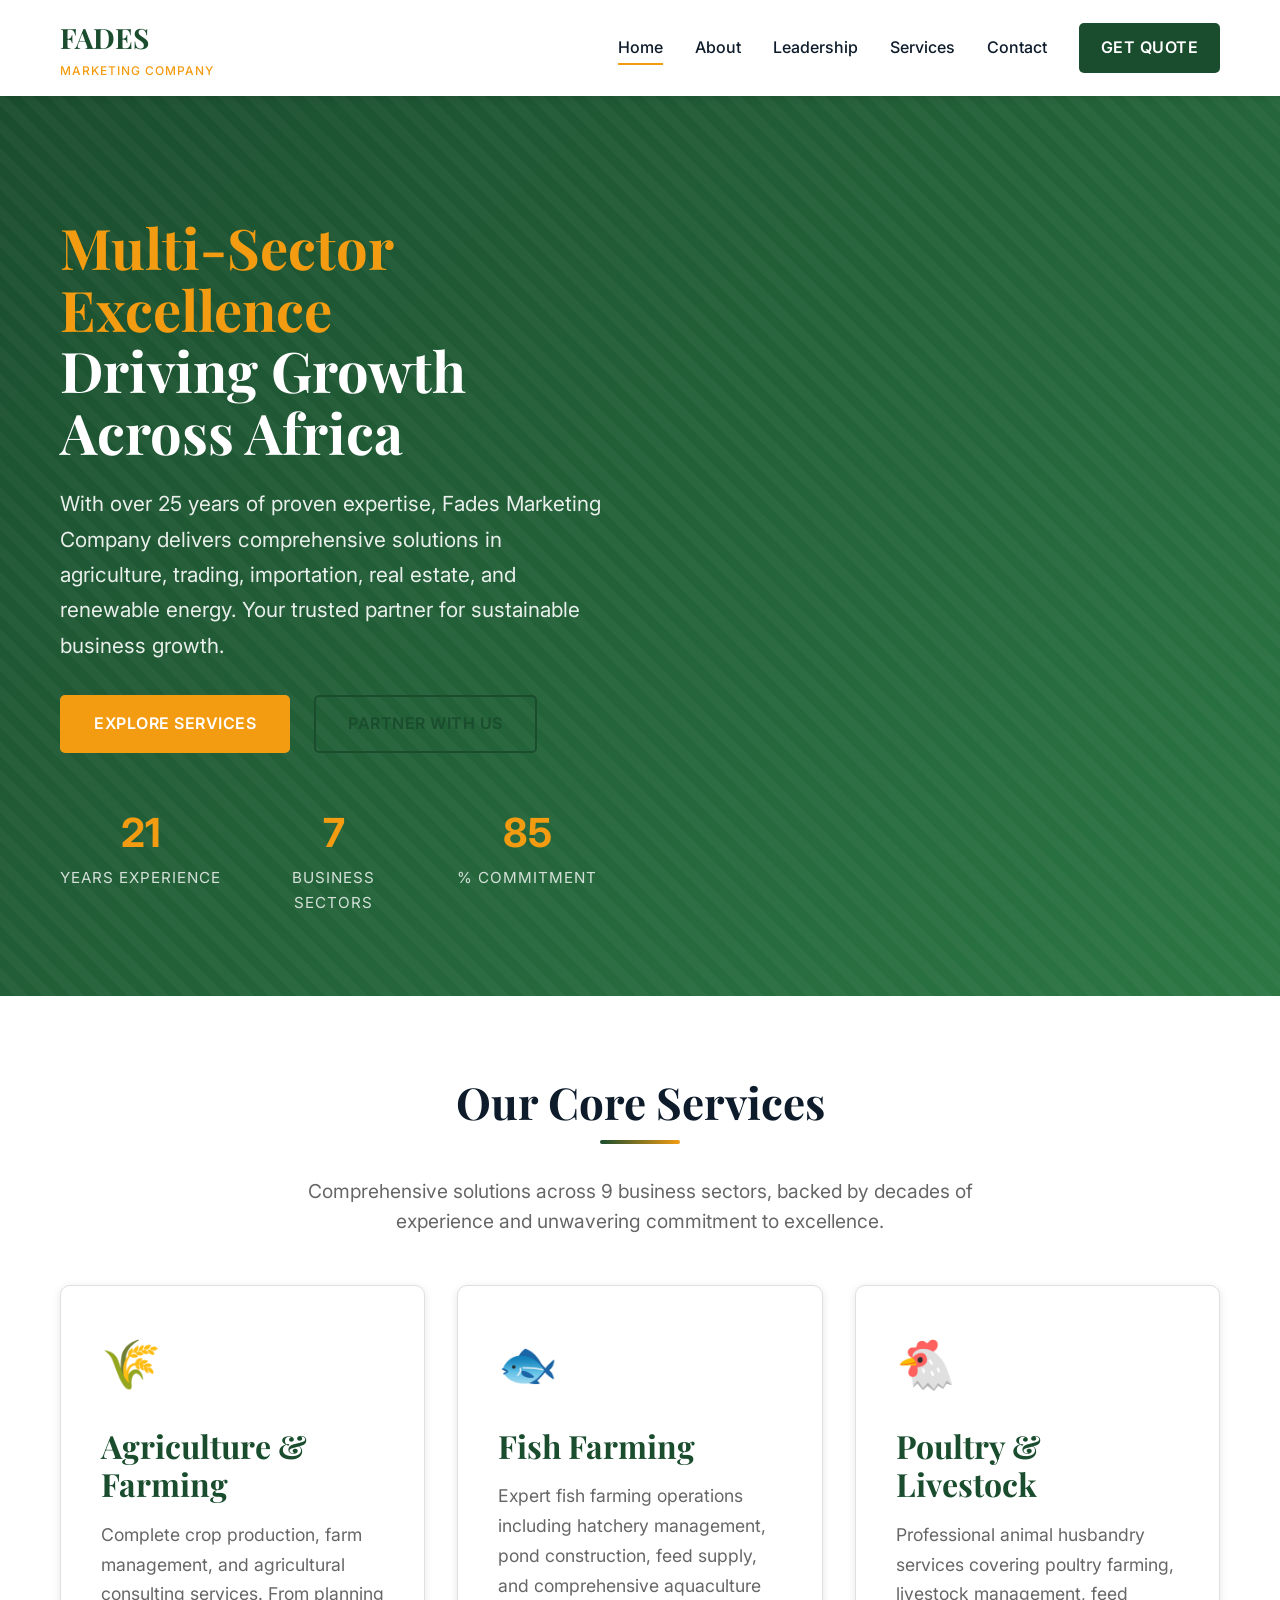
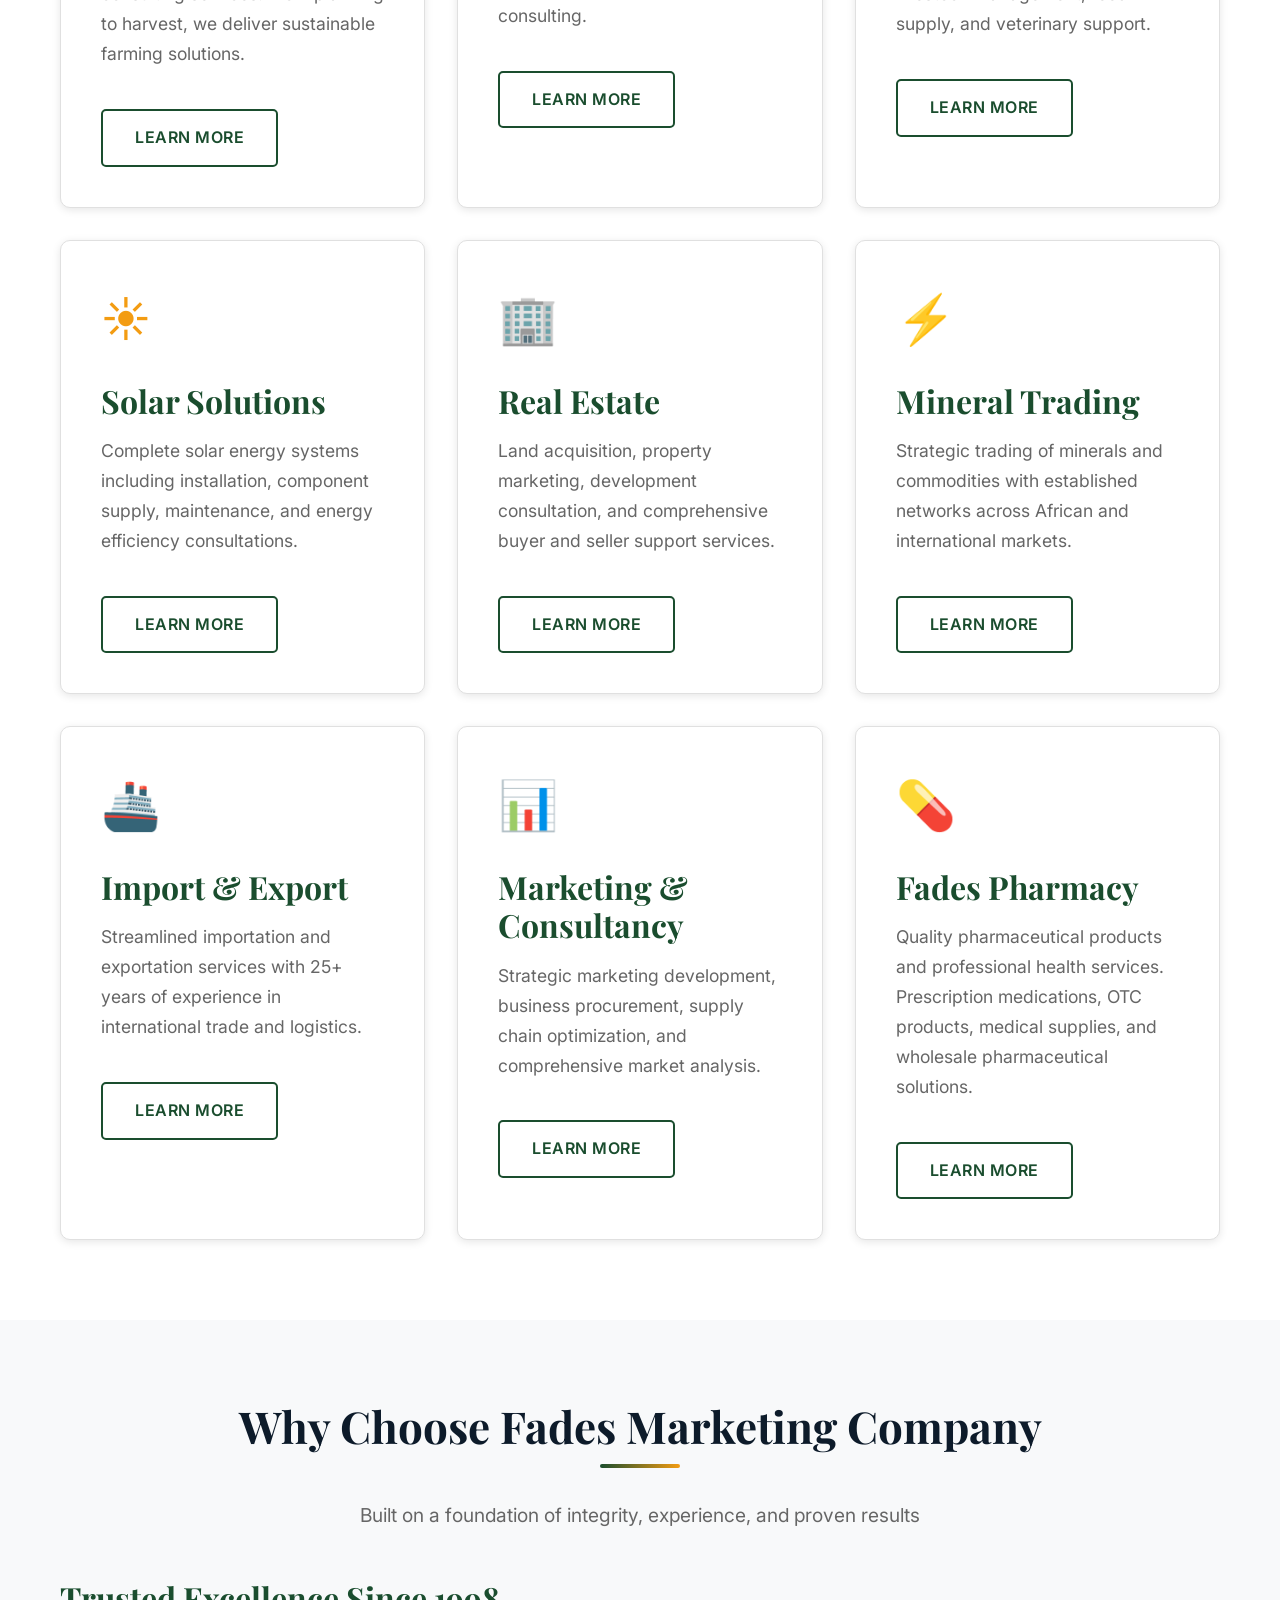
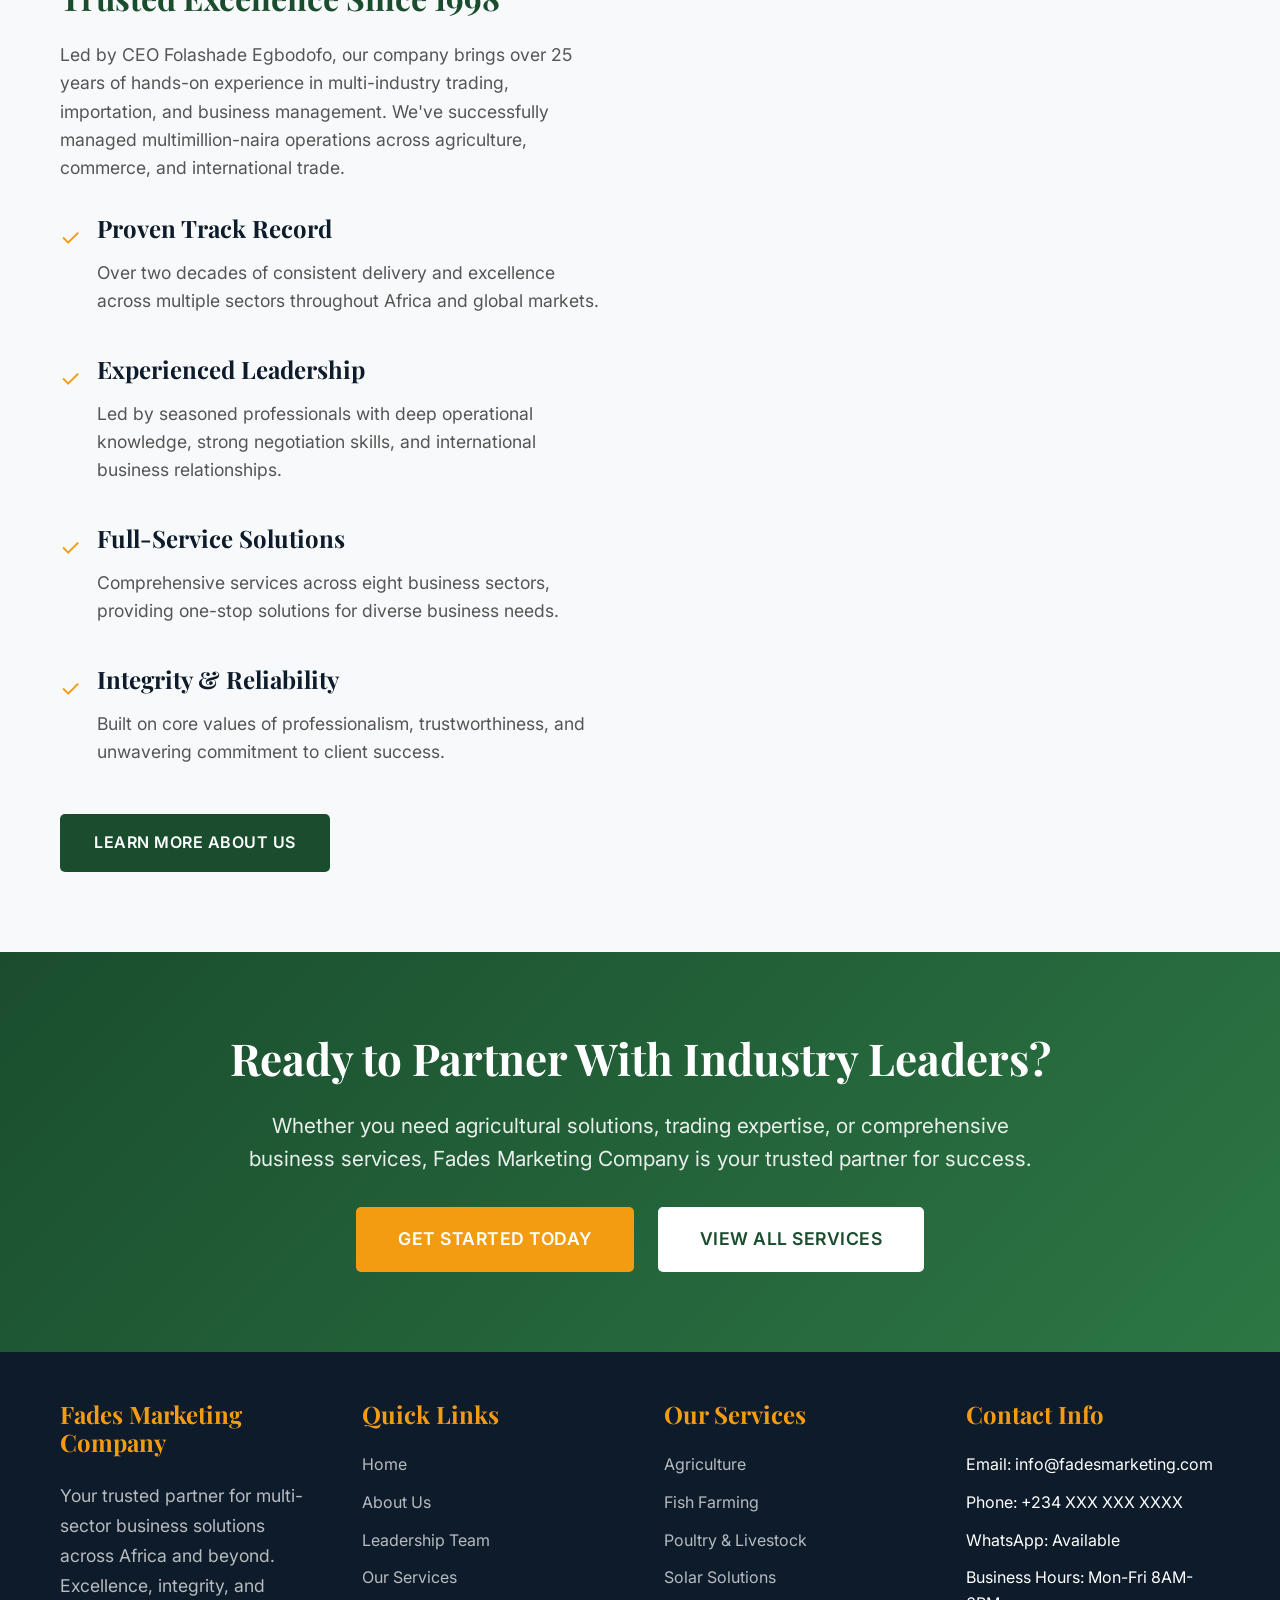
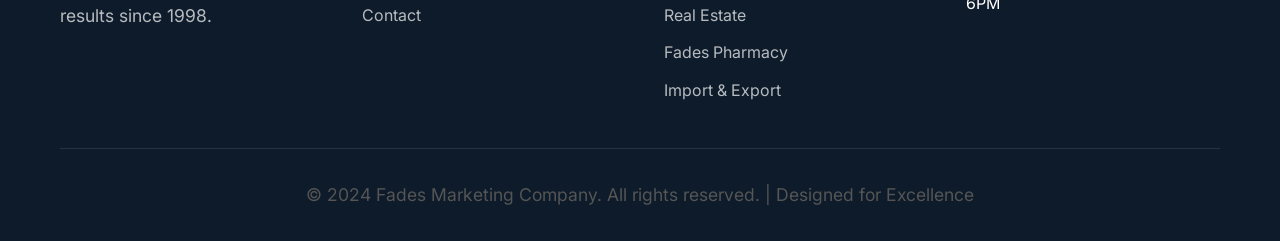
<file: index.html>
<!DOCTYPE html>
<html lang="en">
<head>
  <meta charset="UTF-8">
  <meta name="viewport" content="width=device-width, initial-scale=1.0">
  <meta name="description" content="Fades Marketing Company - 25+ years of excellence in multi-sector trading, importation, agriculture, real estate, and solar solutions across Africa and global markets.">
  <meta name="keywords" content="marketing company, importation, exportation, agriculture, fish farming, poultry, solar solutions, real estate, mineral trading, Nigeria, Africa, trading company">
  <meta name="author" content="Fades Marketing Company">
  <meta property="og:title" content="Fades Marketing Company - Multi-Sector Excellence">
  <meta property="og:description" content="Trusted partner in agriculture, trading, importation, and business solutions with 25+ years of proven results.">
  <meta property="og:type" content="website">

  <title>Fades Marketing Company - Multi-Sector Excellence | Agriculture, Trading & Business Solutions</title>

  <!-- Fonts -->
  <link rel="preconnect" href="https://fonts.googleapis.com">
  <link rel="preconnect" href="https://fonts.gstatic.com" crossorigin>
  <link href="https://fonts.googleapis.com/css2?family=Inter:wght@300;400;500;600;700&family=Playfair+Display:wght@700;800&display=swap" rel="stylesheet">

  <!-- Stylesheet -->
  <link rel="stylesheet" href="css/style.css">
</head>
<body>

  <!-- ===================================
       NAVIGATION
       =================================== -->
  <nav class="navbar">
    <div class="nav-container">
      <div class="logo">
        <div>
          <div class="logo-text">FADES</div>
          <div class="logo-tagline">Marketing Company</div>
        </div>
      </div>

      <ul class="nav-menu">
        <li><a href="index.html" class="nav-link active">Home</a></li>
        <li><a href="about.html" class="nav-link">About</a></li>
        <li><a href="leadership.html" class="nav-link">Leadership</a></li>
        <li><a href="services.html" class="nav-link">Services</a></li>
        <li><a href="contact.html" class="nav-link">Contact</a></li>
        <li><a href="contact.html" class="btn btn-primary" style="padding: 10px 20px;">Get Quote</a></li>
      </ul>

      <div class="mobile-toggle">
        <span></span>
        <span></span>
        <span></span>
      </div>
    </div>
  </nav>

  <!-- ===================================
       HERO SECTION
       =================================== -->
  <section class="hero">
    <div class="container">
      <div class="hero-content">
        <div class="hero-text">
          <h1>
            <span class="highlight">Multi-Sector Excellence</span><br>
            Driving Growth Across Africa
          </h1>
          <p>
            With over 25 years of proven expertise, Fades Marketing Company delivers comprehensive solutions in agriculture, trading, importation, real estate, and renewable energy. Your trusted partner for sustainable business growth.
          </p>
          <div class="hero-buttons">
            <a href="services.html" class="btn btn-secondary">Explore Services</a>
            <a href="contact.html" class="btn btn-outline">Partner With Us</a>
          </div>

          <div class="hero-stats">
            <div class="stat-item">
              <span class="stat-number" data-target="25">0</span>
              <span class="stat-label">Years Experience</span>
            </div>
            <div class="stat-item">
              <span class="stat-number" data-target="9">0</span>
              <span class="stat-label">Business Sectors</span>
            </div>
            <div class="stat-item">
              <span class="stat-number" data-target="100">0</span>
              <span class="stat-label">% Commitment</span>
            </div>
          </div>
        </div>

        <div class="hero-image">
          <!-- Placeholder for hero image/illustration -->
        </div>
      </div>
    </div>
  </section>

  <!-- ===================================
       SERVICES OVERVIEW
       =================================== -->
  <section class="section">
    <div class="container">
      <div class="section-title">
        <h2>Our Core Services</h2>
        <p class="section-subtitle">
          Comprehensive solutions across 9 business sectors, backed by decades of experience and unwavering commitment to excellence.
        </p>
      </div>

      <div class="services-grid">
        <div class="service-card">
          <div class="service-icon">🌾</div>
          <h3>Agriculture & Farming</h3>
          <p>
            Complete crop production, farm management, and agricultural consulting services. From planning to harvest, we deliver sustainable farming solutions.
          </p>
          <a href="services.html#agriculture" class="btn btn-outline">Learn More</a>
        </div>

        <div class="service-card">
          <div class="service-icon">🐟</div>
          <h3>Fish Farming</h3>
          <p>
            Expert fish farming operations including hatchery management, pond construction, feed supply, and comprehensive aquaculture consulting.
          </p>
          <a href="services.html#fish-farming" class="btn btn-outline">Learn More</a>
        </div>

        <div class="service-card">
          <div class="service-icon">🐔</div>
          <h3>Poultry & Livestock</h3>
          <p>
            Professional animal husbandry services covering poultry farming, livestock management, feed supply, and veterinary support.
          </p>
          <a href="services.html#poultry" class="btn btn-outline">Learn More</a>
        </div>

        <div class="service-card">
          <div class="service-icon">☀️</div>
          <h3>Solar Solutions</h3>
          <p>
            Complete solar energy systems including installation, component supply, maintenance, and energy efficiency consultations.
          </p>
          <a href="services.html#solar" class="btn btn-outline">Learn More</a>
        </div>

        <div class="service-card">
          <div class="service-icon">🏢</div>
          <h3>Real Estate</h3>
          <p>
            Land acquisition, property marketing, development consultation, and comprehensive buyer and seller support services.
          </p>
          <a href="services.html#real-estate" class="btn btn-outline">Learn More</a>
        </div>

        <div class="service-card">
          <div class="service-icon">⚡</div>
          <h3>Mineral Trading</h3>
          <p>
            Strategic trading of minerals and commodities with established networks across African and international markets.
          </p>
          <a href="services.html#minerals" class="btn btn-outline">Learn More</a>
        </div>

        <div class="service-card">
          <div class="service-icon">🚢</div>
          <h3>Import & Export</h3>
          <p>
            Streamlined importation and exportation services with 25+ years of experience in international trade and logistics.
          </p>
          <a href="services.html#import-export" class="btn btn-outline">Learn More</a>
        </div>

        <div class="service-card">
          <div class="service-icon">📊</div>
          <h3>Marketing & Consultancy</h3>
          <p>
            Strategic marketing development, business procurement, supply chain optimization, and comprehensive market analysis.
          </p>
          <a href="services.html#marketing" class="btn btn-outline">Learn More</a>
        </div>

        <div class="service-card">
          <div class="service-icon">💊</div>
          <h3>Fades Pharmacy</h3>
          <p>
            Quality pharmaceutical products and professional health services. Prescription medications, OTC products, medical supplies, and wholesale pharmaceutical solutions.
          </p>
          <a href="services.html#pharmacy" class="btn btn-outline">Learn More</a>
        </div>
      </div>
    </div>
  </section>

  <!-- ===================================
       WHY CHOOSE US
       =================================== -->
  <section class="section bg-light">
    <div class="container">
      <div class="section-title">
        <h2>Why Choose Fades Marketing Company</h2>
        <p class="section-subtitle">
          Built on a foundation of integrity, experience, and proven results
        </p>
      </div>

      <div class="about-content">
        <div class="about-text">
          <h3>Trusted Excellence Since 1998</h3>
          <p>
            Led by CEO Folashade Egbodofo, our company brings over 25 years of hands-on experience in multi-industry trading, importation, and business management. We've successfully managed multimillion-naira operations across agriculture, commerce, and international trade.
          </p>

          <div class="value-list">
            <div class="value-item">
              <div class="value-icon">✓</div>
              <div>
                <h4>Proven Track Record</h4>
                <p>Over two decades of consistent delivery and excellence across multiple sectors throughout Africa and global markets.</p>
              </div>
            </div>

            <div class="value-item">
              <div class="value-icon">✓</div>
              <div>
                <h4>Experienced Leadership</h4>
                <p>Led by seasoned professionals with deep operational knowledge, strong negotiation skills, and international business relationships.</p>
              </div>
            </div>

            <div class="value-item">
              <div class="value-icon">✓</div>
              <div>
                <h4>Full-Service Solutions</h4>
                <p>Comprehensive services across eight business sectors, providing one-stop solutions for diverse business needs.</p>
              </div>
            </div>

            <div class="value-item">
              <div class="value-icon">✓</div>
              <div>
                <h4>Integrity & Reliability</h4>
                <p>Built on core values of professionalism, trustworthiness, and unwavering commitment to client success.</p>
              </div>
            </div>
          </div>

          <a href="about.html" class="btn btn-primary" style="margin-top: 2rem;">Learn More About Us</a>
        </div>

        <div class="about-image">
          <!-- Placeholder for company image -->
        </div>
      </div>
    </div>
  </section>

  <!-- ===================================
       CALL TO ACTION
       =================================== -->
  <section class="section" style="background: linear-gradient(135deg, var(--primary-color), var(--accent-color)); color: white; text-align: center;">
    <div class="container">
      <h2 style="color: white; margin-bottom: 1.5rem;">Ready to Partner With Industry Leaders?</h2>
      <p style="font-size: 1.3rem; color: rgba(255,255,255,0.9); margin-bottom: 2rem; max-width: 800px; margin-left: auto; margin-right: auto;">
        Whether you need agricultural solutions, trading expertise, or comprehensive business services, Fades Marketing Company is your trusted partner for success.
      </p>
      <div style="display: flex; gap: 1.5rem; justify-content: center; flex-wrap: wrap;">
        <a href="contact.html" class="btn btn-secondary" style="font-size: 1.1rem; padding: 16px 40px;">Get Started Today</a>
        <a href="services.html" class="btn btn-outline" style="font-size: 1.1rem; padding: 16px 40px; background: white; color: var(--primary-color); border-color: white;">View All Services</a>
      </div>
    </div>
  </section>

  <!-- ===================================
       FOOTER
       =================================== -->
  <footer class="footer">
    <div class="container">
      <div class="footer-content">
        <div class="footer-section">
          <h4>Fades Marketing Company</h4>
          <p>
            Your trusted partner for multi-sector business solutions across Africa and beyond. Excellence, integrity, and results since 1998.
          </p>
        </div>

        <div class="footer-section">
          <h4>Quick Links</h4>
          <ul class="footer-links">
            <li><a href="index.html">Home</a></li>
            <li><a href="about.html">About Us</a></li>
            <li><a href="leadership.html">Leadership Team</a></li>
            <li><a href="services.html">Our Services</a></li>
            <li><a href="contact.html">Contact</a></li>
          </ul>
        </div>

        <div class="footer-section">
          <h4>Our Services</h4>
          <ul class="footer-links">
            <li><a href="services.html#agriculture">Agriculture</a></li>
            <li><a href="services.html#fish-farming">Fish Farming</a></li>
            <li><a href="services.html#poultry">Poultry & Livestock</a></li>
            <li><a href="services.html#solar">Solar Solutions</a></li>
            <li><a href="services.html#real-estate">Real Estate</a></li>
            <li><a href="services.html#pharmacy">Fades Pharmacy</a></li>
            <li><a href="services.html#import-export">Import & Export</a></li>
          </ul>
        </div>

        <div class="footer-section">
          <h4>Contact Info</h4>
          <ul class="footer-links">
            <li>Email: info@fadesmarketing.com</li>
            <li>Phone: +234 XXX XXX XXXX</li>
            <li>WhatsApp: Available</li>
            <li>Business Hours: Mon-Fri 8AM-6PM</li>
          </ul>
        </div>
      </div>

      <div class="footer-bottom">
        <p>&copy; 2024 Fades Marketing Company. All rights reserved. | Designed for Excellence</p>
      </div>
    </div>
  </footer>

  <!-- JavaScript -->
  <script src="js/main.js"></script>
</body>
</html>
</file>
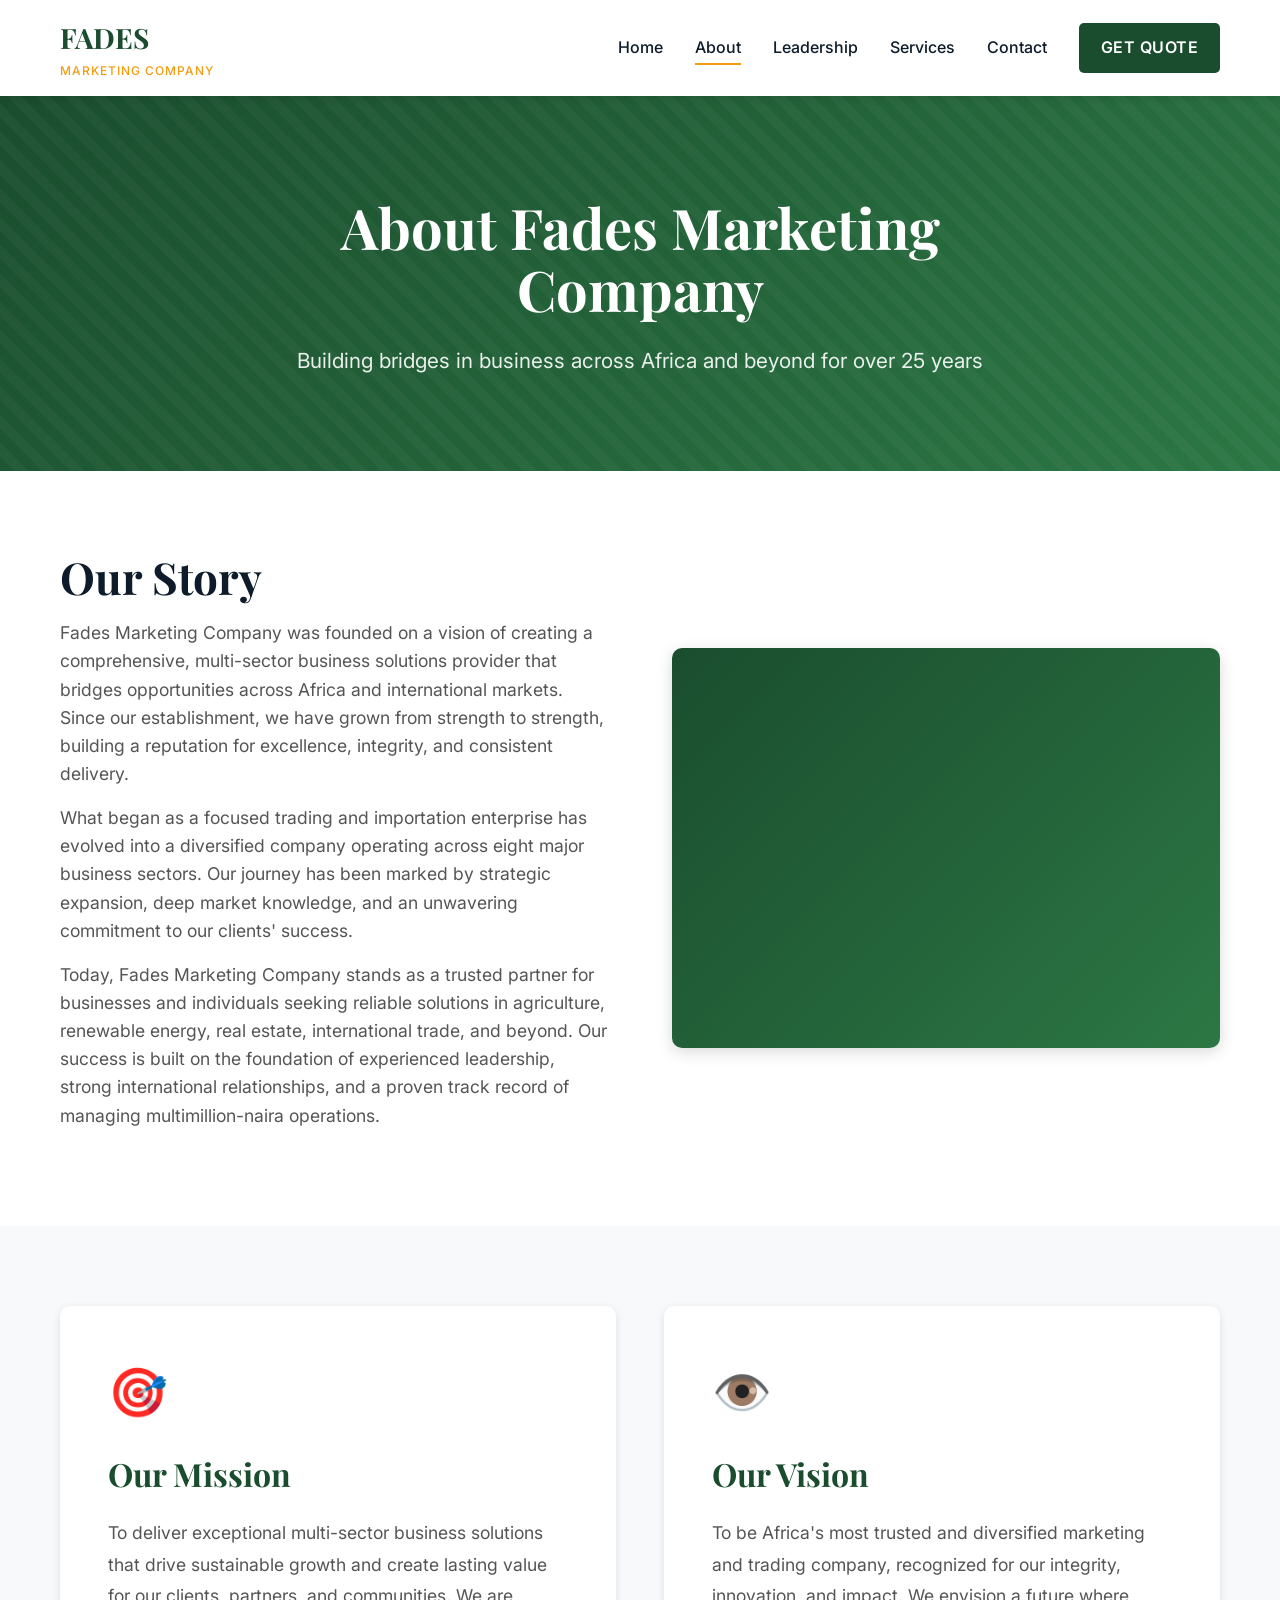
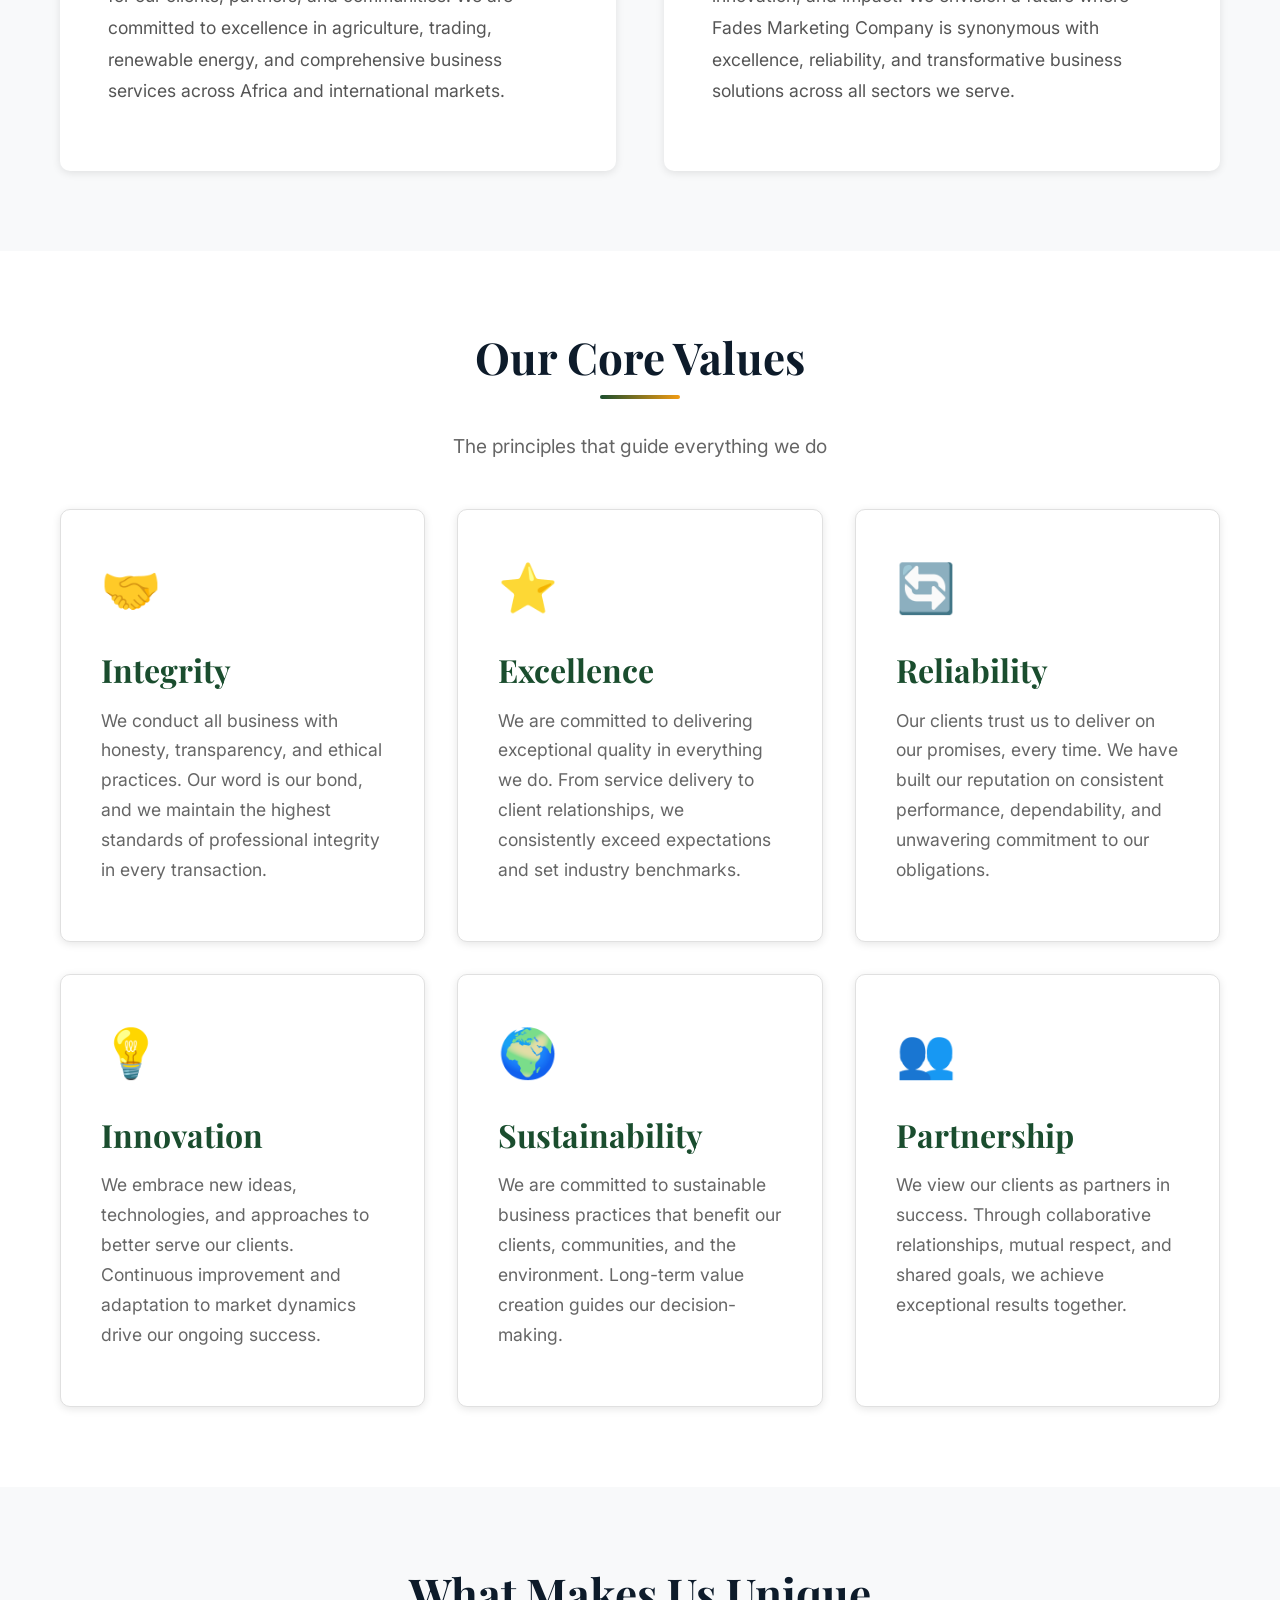
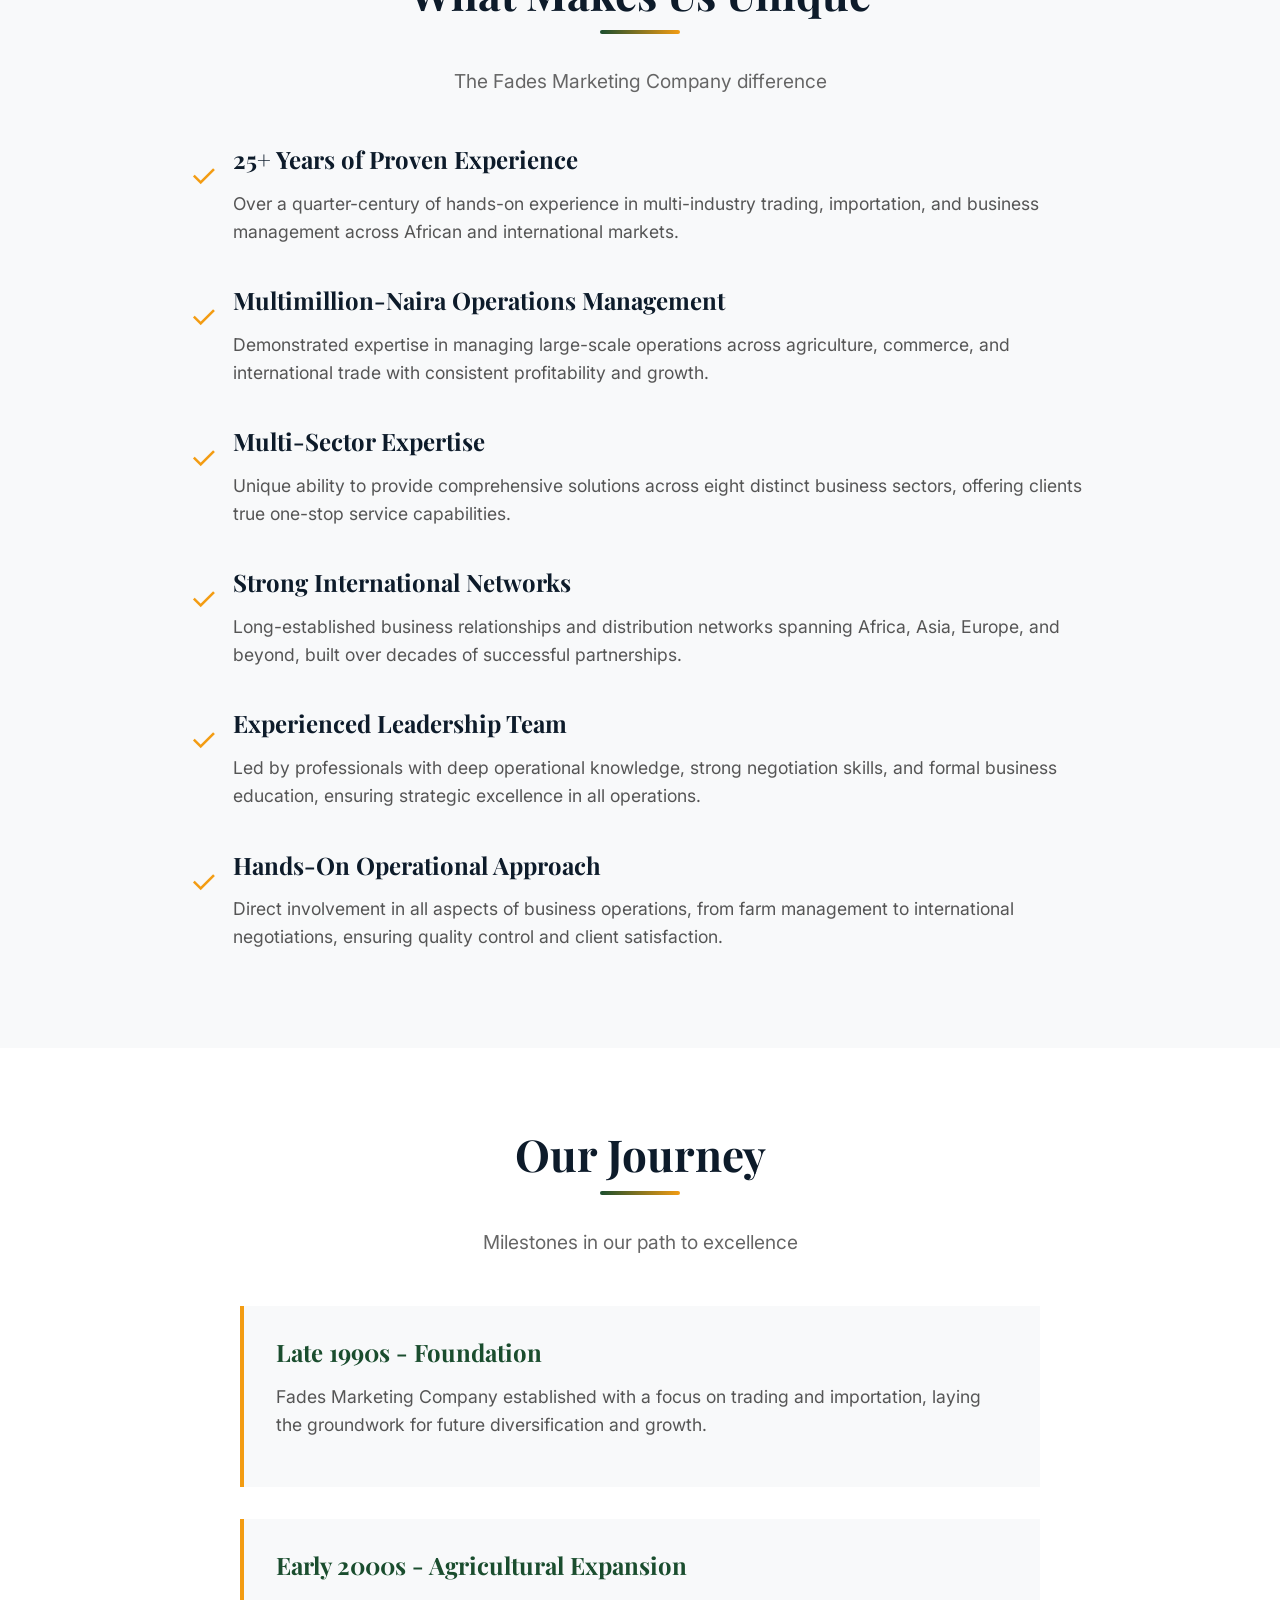
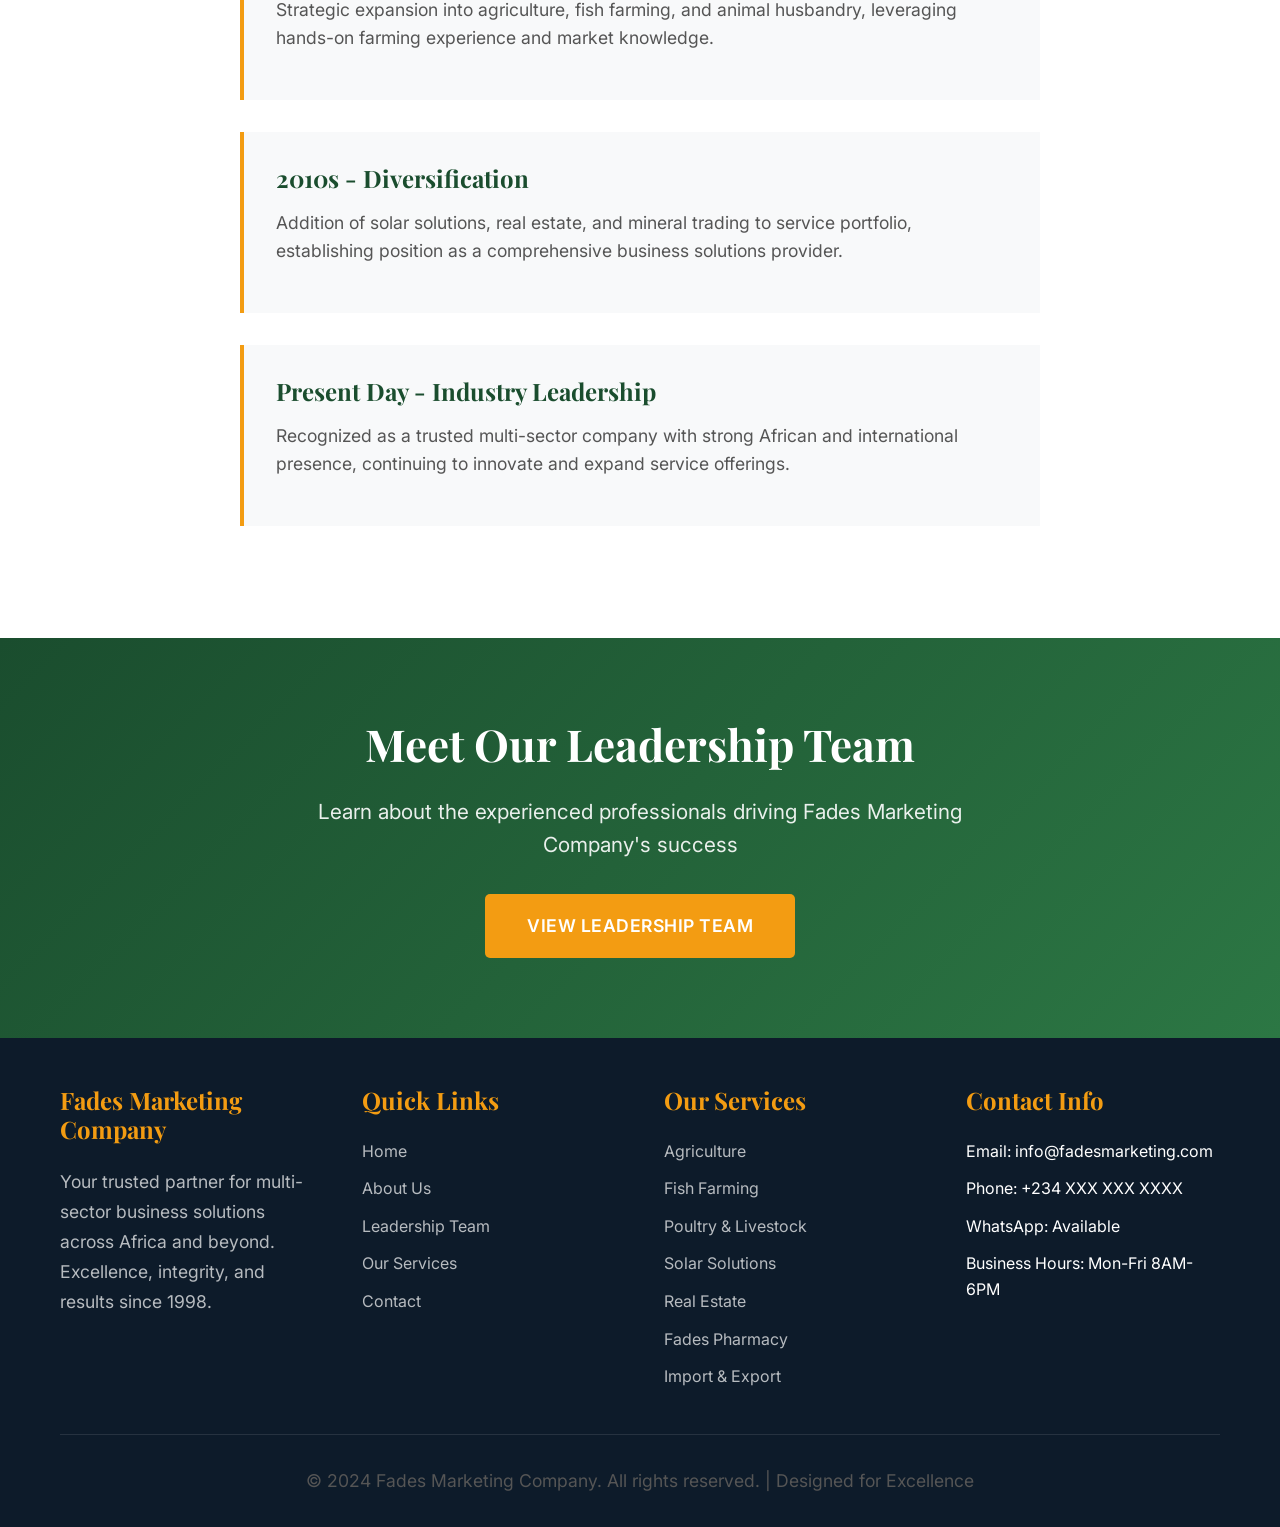
<file: about.html>
<!DOCTYPE html>
<html lang="en">
<head>
  <meta charset="UTF-8">
  <meta name="viewport" content="width=device-width, initial-scale=1.0">
  <meta name="description" content="Learn about Fades Marketing Company - 25+ years of excellence in multi-sector business solutions. Our story, mission, vision, and values.">
  <meta name="keywords" content="about Fades Marketing, company history, business values, mission, vision, Nigeria trading company">

  <title>About Us - Fades Marketing Company | Our Story & Values</title>

  <!-- Fonts -->
  <link rel="preconnect" href="https://fonts.googleapis.com">
  <link rel="preconnect" href="https://fonts.gstatic.com" crossorigin>
  <link href="https://fonts.googleapis.com/css2?family=Inter:wght@300;400;500;600;700&family=Playfair+Display:wght@700;800&display=swap" rel="stylesheet">

  <!-- Stylesheet -->
  <link rel="stylesheet" href="css/style.css">
</head>
<body>

  <!-- ===================================
       NAVIGATION
       =================================== -->
  <nav class="navbar">
    <div class="nav-container">
      <div class="logo">
        <div>
          <div class="logo-text">FADES</div>
          <div class="logo-tagline">Marketing Company</div>
        </div>
      </div>

      <ul class="nav-menu">
        <li><a href="index.html" class="nav-link">Home</a></li>
        <li><a href="about.html" class="nav-link active">About</a></li>
        <li><a href="leadership.html" class="nav-link">Leadership</a></li>
        <li><a href="services.html" class="nav-link">Services</a></li>
        <li><a href="contact.html" class="nav-link">Contact</a></li>
        <li><a href="contact.html" class="btn btn-primary" style="padding: 10px 20px;">Get Quote</a></li>
      </ul>

      <div class="mobile-toggle">
        <span></span>
        <span></span>
        <span></span>
      </div>
    </div>
  </nav>

  <!-- ===================================
       PAGE HEADER
       =================================== -->
  <section class="hero" style="padding: 100px 0 60px;">
    <div class="container">
      <div class="hero-text" style="text-align: center; max-width: 800px; margin: 0 auto;">
        <h1 style="color: white;">About Fades Marketing Company</h1>
        <p style="font-size: 1.3rem; color: rgba(255,255,255,0.9);">
          Building bridges in business across Africa and beyond for over 25 years
        </p>
      </div>
    </div>
  </section>

  <!-- ===================================
       COMPANY STORY
       =================================== -->
  <section class="section">
    <div class="container">
      <div class="about-content">
        <div class="about-text">
          <h2>Our Story</h2>
          <p>
            Fades Marketing Company was founded on a vision of creating a comprehensive, multi-sector business solutions provider that bridges opportunities across Africa and international markets. Since our establishment, we have grown from strength to strength, building a reputation for excellence, integrity, and consistent delivery.
          </p>
          <p>
            What began as a focused trading and importation enterprise has evolved into a diversified company operating across eight major business sectors. Our journey has been marked by strategic expansion, deep market knowledge, and an unwavering commitment to our clients' success.
          </p>
          <p>
            Today, Fades Marketing Company stands as a trusted partner for businesses and individuals seeking reliable solutions in agriculture, renewable energy, real estate, international trade, and beyond. Our success is built on the foundation of experienced leadership, strong international relationships, and a proven track record of managing multimillion-naira operations.
          </p>
        </div>

        <div class="about-image" style="background: linear-gradient(135deg, var(--primary-color), var(--accent-color)); border-radius: 10px; min-height: 400px;">
          <!-- Company image placeholder -->
        </div>
      </div>
    </div>
  </section>

  <!-- ===================================
       MISSION & VISION
       =================================== -->
  <section class="section bg-light">
    <div class="container">
      <div style="display: grid; grid-template-columns: repeat(auto-fit, minmax(350px, 1fr)); gap: 3rem;">
        <div style="background: white; padding: 3rem; border-radius: 10px; box-shadow: var(--shadow-sm);">
          <div style="font-size: 3rem; color: var(--secondary-color); margin-bottom: 1.5rem;">🎯</div>
          <h3 style="color: var(--primary-color); margin-bottom: 1.5rem;">Our Mission</h3>
          <p style="font-size: 1.1rem; line-height: 1.8;">
            To deliver exceptional multi-sector business solutions that drive sustainable growth and create lasting value for our clients, partners, and communities. We are committed to excellence in agriculture, trading, renewable energy, and comprehensive business services across Africa and international markets.
          </p>
        </div>

        <div style="background: white; padding: 3rem; border-radius: 10px; box-shadow: var(--shadow-sm);">
          <div style="font-size: 3rem; color: var(--secondary-color); margin-bottom: 1.5rem;">👁️</div>
          <h3 style="color: var(--primary-color); margin-bottom: 1.5rem;">Our Vision</h3>
          <p style="font-size: 1.1rem; line-height: 1.8;">
            To be Africa's most trusted and diversified marketing and trading company, recognized for our integrity, innovation, and impact. We envision a future where Fades Marketing Company is synonymous with excellence, reliability, and transformative business solutions across all sectors we serve.
          </p>
        </div>
      </div>
    </div>
  </section>

  <!-- ===================================
       CORE VALUES
       =================================== -->
  <section class="section">
    <div class="container">
      <div class="section-title">
        <h2>Our Core Values</h2>
        <p class="section-subtitle">
          The principles that guide everything we do
        </p>
      </div>

      <div class="services-grid" style="margin-top: 3rem;">
        <div class="service-card">
          <div class="service-icon">🤝</div>
          <h3>Integrity</h3>
          <p>
            We conduct all business with honesty, transparency, and ethical practices. Our word is our bond, and we maintain the highest standards of professional integrity in every transaction.
          </p>
        </div>

        <div class="service-card">
          <div class="service-icon">⭐</div>
          <h3>Excellence</h3>
          <p>
            We are committed to delivering exceptional quality in everything we do. From service delivery to client relationships, we consistently exceed expectations and set industry benchmarks.
          </p>
        </div>

        <div class="service-card">
          <div class="service-icon">🔄</div>
          <h3>Reliability</h3>
          <p>
            Our clients trust us to deliver on our promises, every time. We have built our reputation on consistent performance, dependability, and unwavering commitment to our obligations.
          </p>
        </div>

        <div class="service-card">
          <div class="service-icon">💡</div>
          <h3>Innovation</h3>
          <p>
            We embrace new ideas, technologies, and approaches to better serve our clients. Continuous improvement and adaptation to market dynamics drive our ongoing success.
          </p>
        </div>

        <div class="service-card">
          <div class="service-icon">🌍</div>
          <h3>Sustainability</h3>
          <p>
            We are committed to sustainable business practices that benefit our clients, communities, and the environment. Long-term value creation guides our decision-making.
          </p>
        </div>

        <div class="service-card">
          <div class="service-icon">👥</div>
          <h3>Partnership</h3>
          <p>
            We view our clients as partners in success. Through collaborative relationships, mutual respect, and shared goals, we achieve exceptional results together.
          </p>
        </div>
      </div>
    </div>
  </section>

  <!-- ===================================
       WHAT MAKES US UNIQUE
       =================================== -->
  <section class="section bg-light">
    <div class="container">
      <div class="section-title">
        <h2>What Makes Us Unique</h2>
        <p class="section-subtitle">
          The Fades Marketing Company difference
        </p>
      </div>

      <div class="value-list" style="max-width: 900px; margin: 0 auto;">
        <div class="value-item">
          <div class="value-icon" style="font-size: 2rem;">✓</div>
          <div>
            <h4>25+ Years of Proven Experience</h4>
            <p>
              Over a quarter-century of hands-on experience in multi-industry trading, importation, and business management across African and international markets.
            </p>
          </div>
        </div>

        <div class="value-item">
          <div class="value-icon" style="font-size: 2rem;">✓</div>
          <div>
            <h4>Multimillion-Naira Operations Management</h4>
            <p>
              Demonstrated expertise in managing large-scale operations across agriculture, commerce, and international trade with consistent profitability and growth.
            </p>
          </div>
        </div>

        <div class="value-item">
          <div class="value-icon" style="font-size: 2rem;">✓</div>
          <div>
            <h4>Multi-Sector Expertise</h4>
            <p>
              Unique ability to provide comprehensive solutions across eight distinct business sectors, offering clients true one-stop service capabilities.
            </p>
          </div>
        </div>

        <div class="value-item">
          <div class="value-icon" style="font-size: 2rem;">✓</div>
          <div>
            <h4>Strong International Networks</h4>
            <p>
              Long-established business relationships and distribution networks spanning Africa, Asia, Europe, and beyond, built over decades of successful partnerships.
            </p>
          </div>
        </div>

        <div class="value-item">
          <div class="value-icon" style="font-size: 2rem;">✓</div>
          <div>
            <h4>Experienced Leadership Team</h4>
            <p>
              Led by professionals with deep operational knowledge, strong negotiation skills, and formal business education, ensuring strategic excellence in all operations.
            </p>
          </div>
        </div>

        <div class="value-item">
          <div class="value-icon" style="font-size: 2rem;">✓</div>
          <div>
            <h4>Hands-On Operational Approach</h4>
            <p>
              Direct involvement in all aspects of business operations, from farm management to international negotiations, ensuring quality control and client satisfaction.
            </p>
          </div>
        </div>
      </div>
    </div>
  </section>

  <!-- ===================================
       BRIEF HISTORY
       =================================== -->
  <section class="section">
    <div class="container">
      <div class="section-title">
        <h2>Our Journey</h2>
        <p class="section-subtitle">
          Milestones in our path to excellence
        </p>
      </div>

      <div style="max-width: 800px; margin: 0 auto;">
        <div style="padding: 2rem; border-left: 4px solid var(--secondary-color); margin-bottom: 2rem; background: var(--light-color);">
          <h4 style="color: var(--primary-color);">Late 1990s - Foundation</h4>
          <p>
            Fades Marketing Company established with a focus on trading and importation, laying the groundwork for future diversification and growth.
          </p>
        </div>

        <div style="padding: 2rem; border-left: 4px solid var(--secondary-color); margin-bottom: 2rem; background: var(--light-color);">
          <h4 style="color: var(--primary-color);">Early 2000s - Agricultural Expansion</h4>
          <p>
            Strategic expansion into agriculture, fish farming, and animal husbandry, leveraging hands-on farming experience and market knowledge.
          </p>
        </div>

        <div style="padding: 2rem; border-left: 4px solid var(--secondary-color); margin-bottom: 2rem; background: var(--light-color);">
          <h4 style="color: var(--primary-color);">2010s - Diversification</h4>
          <p>
            Addition of solar solutions, real estate, and mineral trading to service portfolio, establishing position as a comprehensive business solutions provider.
          </p>
        </div>

        <div style="padding: 2rem; border-left: 4px solid var(--secondary-color); margin-bottom: 2rem; background: var(--light-color);">
          <h4 style="color: var(--primary-color);">Present Day - Industry Leadership</h4>
          <p>
            Recognized as a trusted multi-sector company with strong African and international presence, continuing to innovate and expand service offerings.
          </p>
        </div>
      </div>
    </div>
  </section>

  <!-- ===================================
       CALL TO ACTION
       =================================== -->
  <section class="section" style="background: linear-gradient(135deg, var(--primary-color), var(--accent-color)); color: white; text-align: center;">
    <div class="container">
      <h2 style="color: white; margin-bottom: 1.5rem;">Meet Our Leadership Team</h2>
      <p style="font-size: 1.3rem; color: rgba(255,255,255,0.9); margin-bottom: 2rem; max-width: 700px; margin-left: auto; margin-right: auto;">
        Learn about the experienced professionals driving Fades Marketing Company's success
      </p>
      <a href="leadership.html" class="btn btn-secondary" style="font-size: 1.1rem; padding: 16px 40px;">View Leadership Team</a>
    </div>
  </section>

  <!-- ===================================
       FOOTER
       =================================== -->
  <footer class="footer">
    <div class="container">
      <div class="footer-content">
        <div class="footer-section">
          <h4>Fades Marketing Company</h4>
          <p>
            Your trusted partner for multi-sector business solutions across Africa and beyond. Excellence, integrity, and results since 1998.
          </p>
        </div>

        <div class="footer-section">
          <h4>Quick Links</h4>
          <ul class="footer-links">
            <li><a href="index.html">Home</a></li>
            <li><a href="about.html">About Us</a></li>
            <li><a href="leadership.html">Leadership Team</a></li>
            <li><a href="services.html">Our Services</a></li>
            <li><a href="contact.html">Contact</a></li>
          </ul>
        </div>

        <div class="footer-section">
          <h4>Our Services</h4>
          <ul class="footer-links">
            <li><a href="services.html#agriculture">Agriculture</a></li>
            <li><a href="services.html#fish-farming">Fish Farming</a></li>
            <li><a href="services.html#poultry">Poultry & Livestock</a></li>
            <li><a href="services.html#solar">Solar Solutions</a></li>
            <li><a href="services.html#real-estate">Real Estate</a></li>
            <li><a href="services.html#pharmacy">Fades Pharmacy</a></li>
            <li><a href="services.html#import-export">Import & Export</a></li>
          </ul>
        </div>

        <div class="footer-section">
          <h4>Contact Info</h4>
          <ul class="footer-links">
            <li>Email: info@fadesmarketing.com</li>
            <li>Phone: +234 XXX XXX XXXX</li>
            <li>WhatsApp: Available</li>
            <li>Business Hours: Mon-Fri 8AM-6PM</li>
          </ul>
        </div>
      </div>

      <div class="footer-bottom">
        <p>&copy; 2024 Fades Marketing Company. All rights reserved. | Designed for Excellence</p>
      </div>
    </div>
  </footer>

  <!-- JavaScript -->
  <script src="js/main.js"></script>
</body>
</html>
</file>
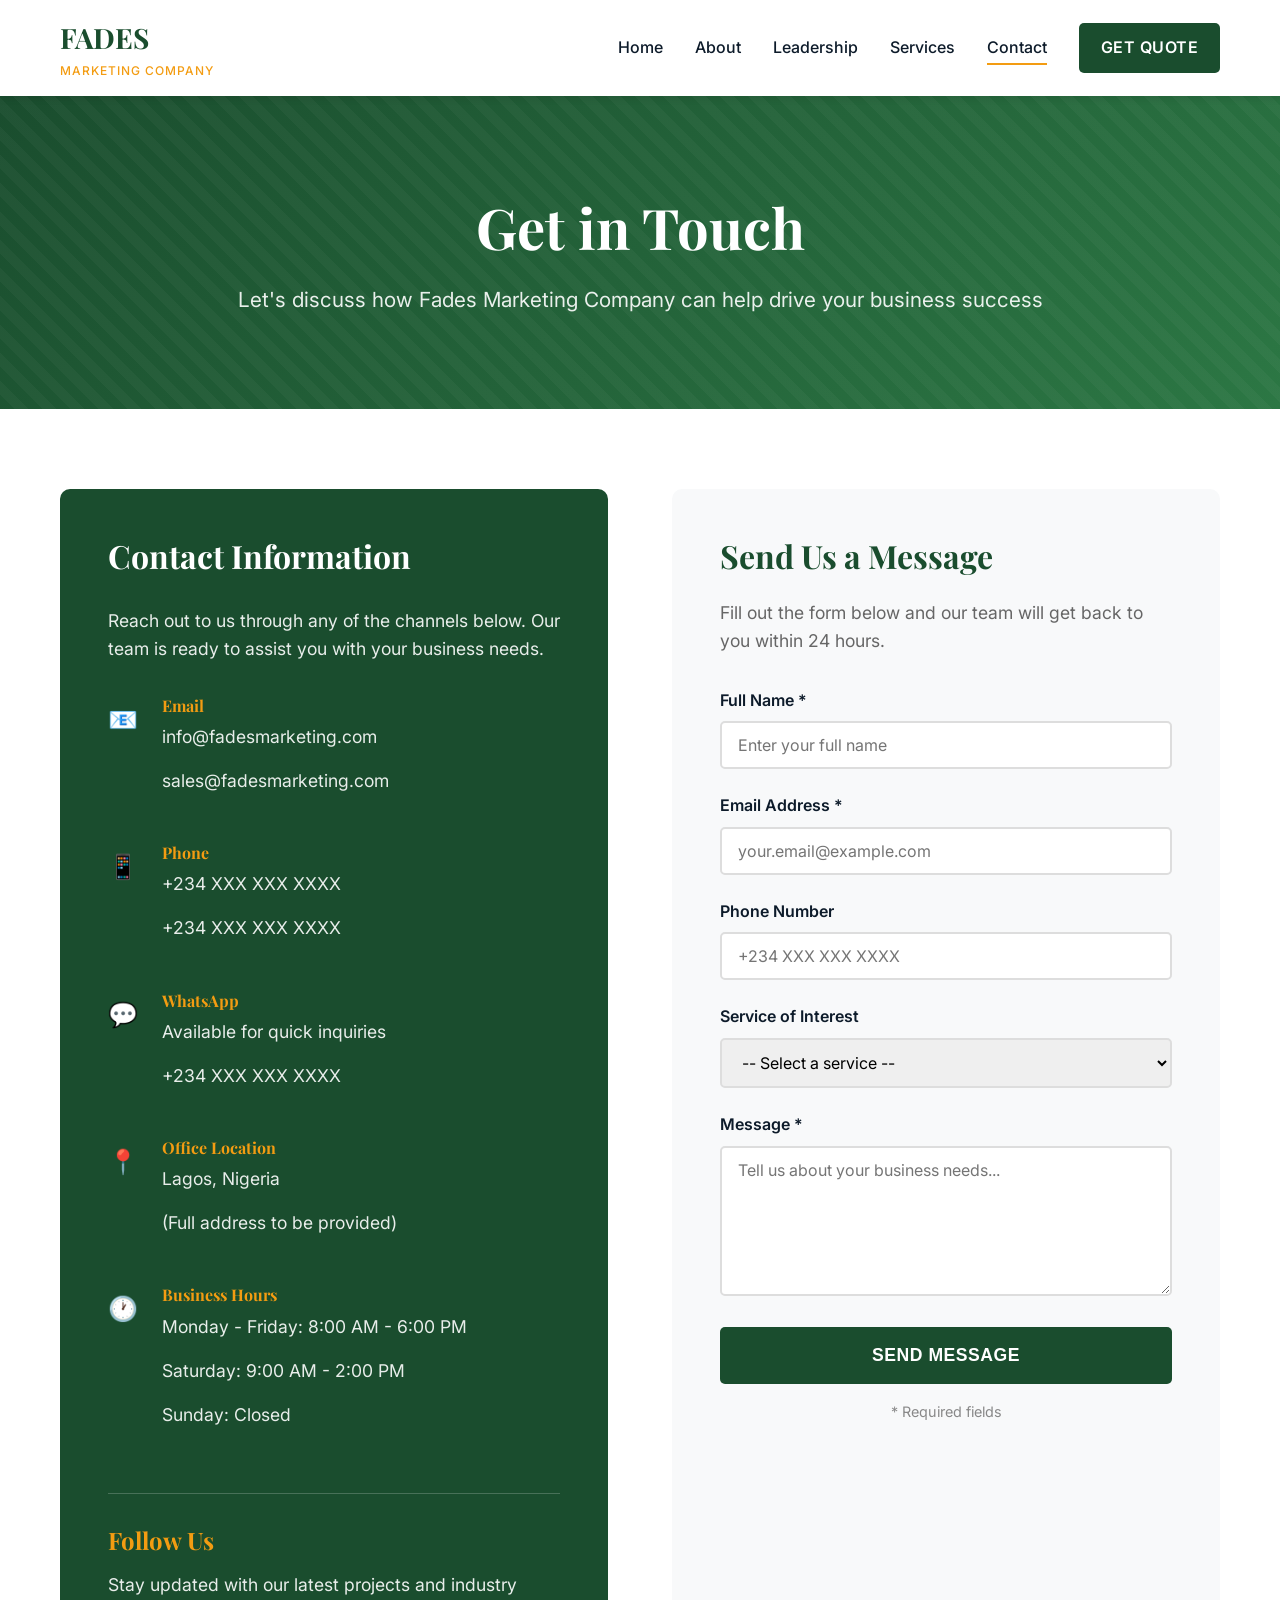
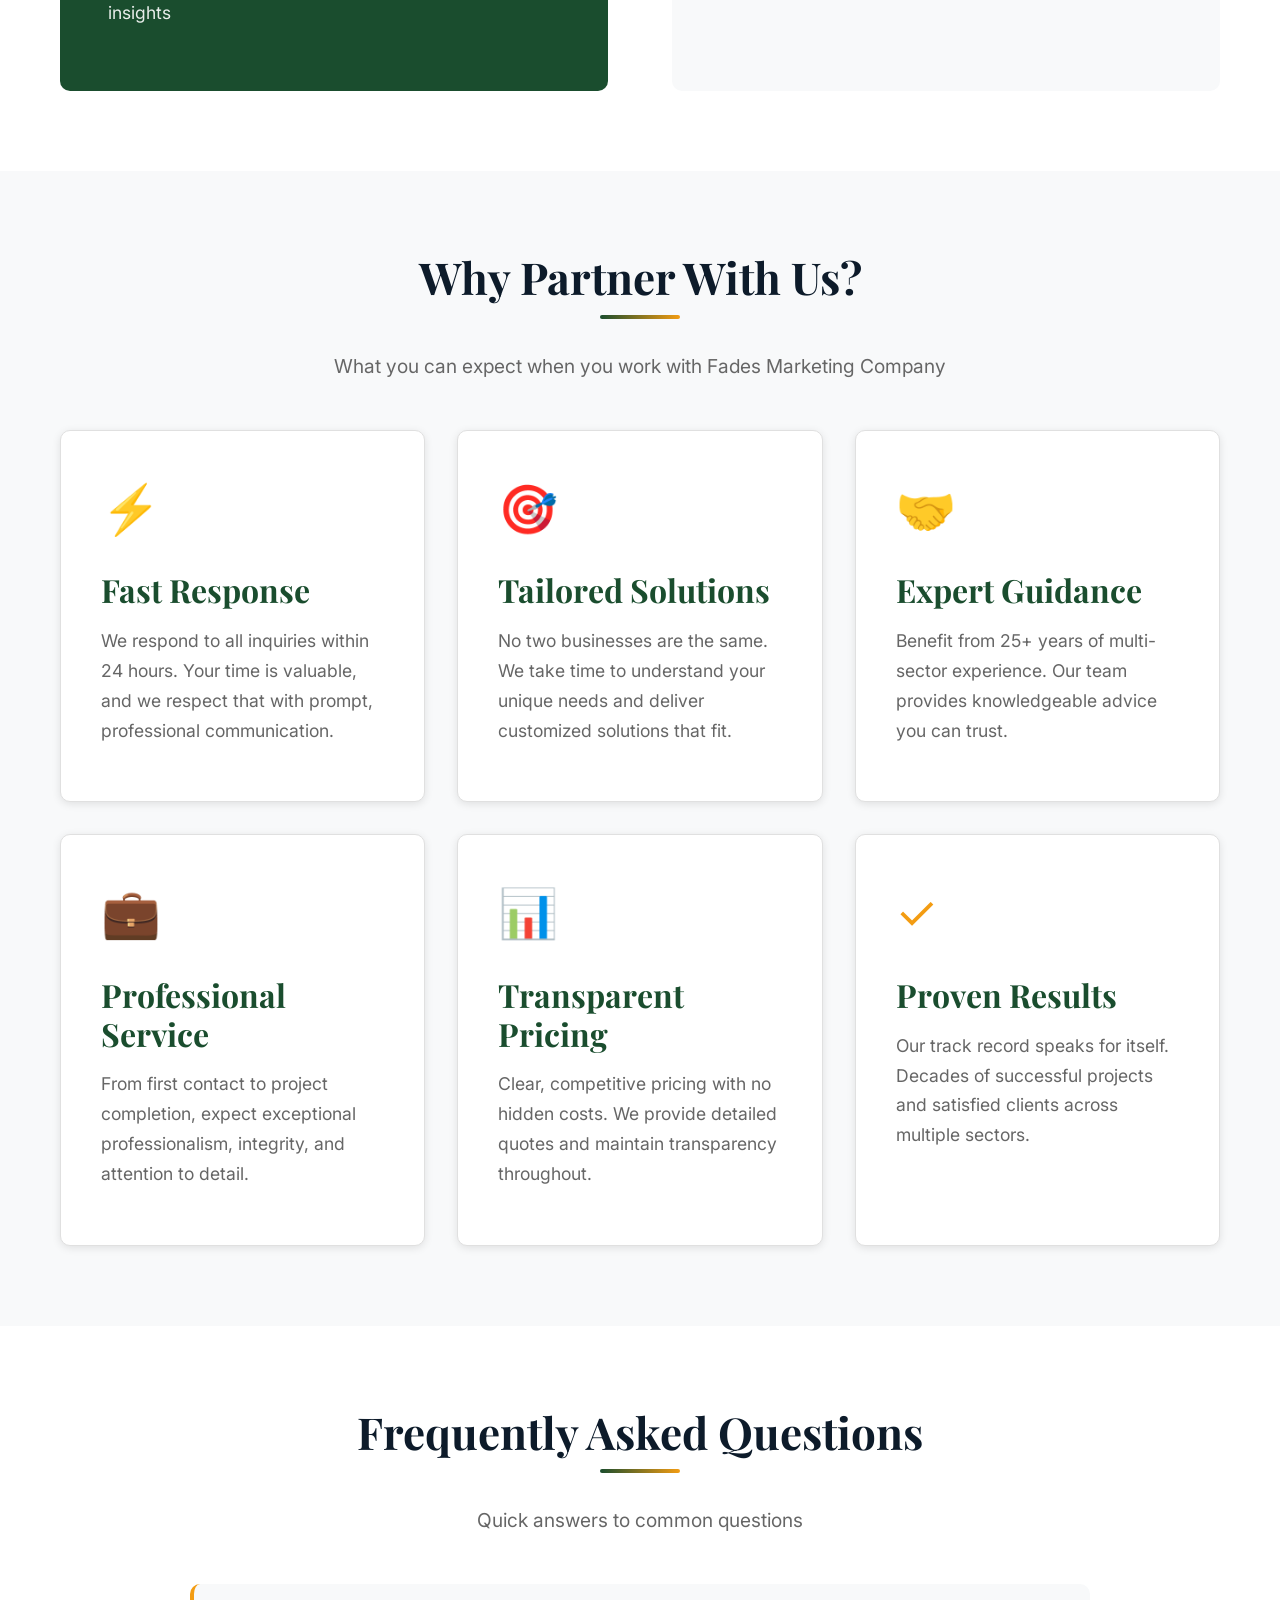
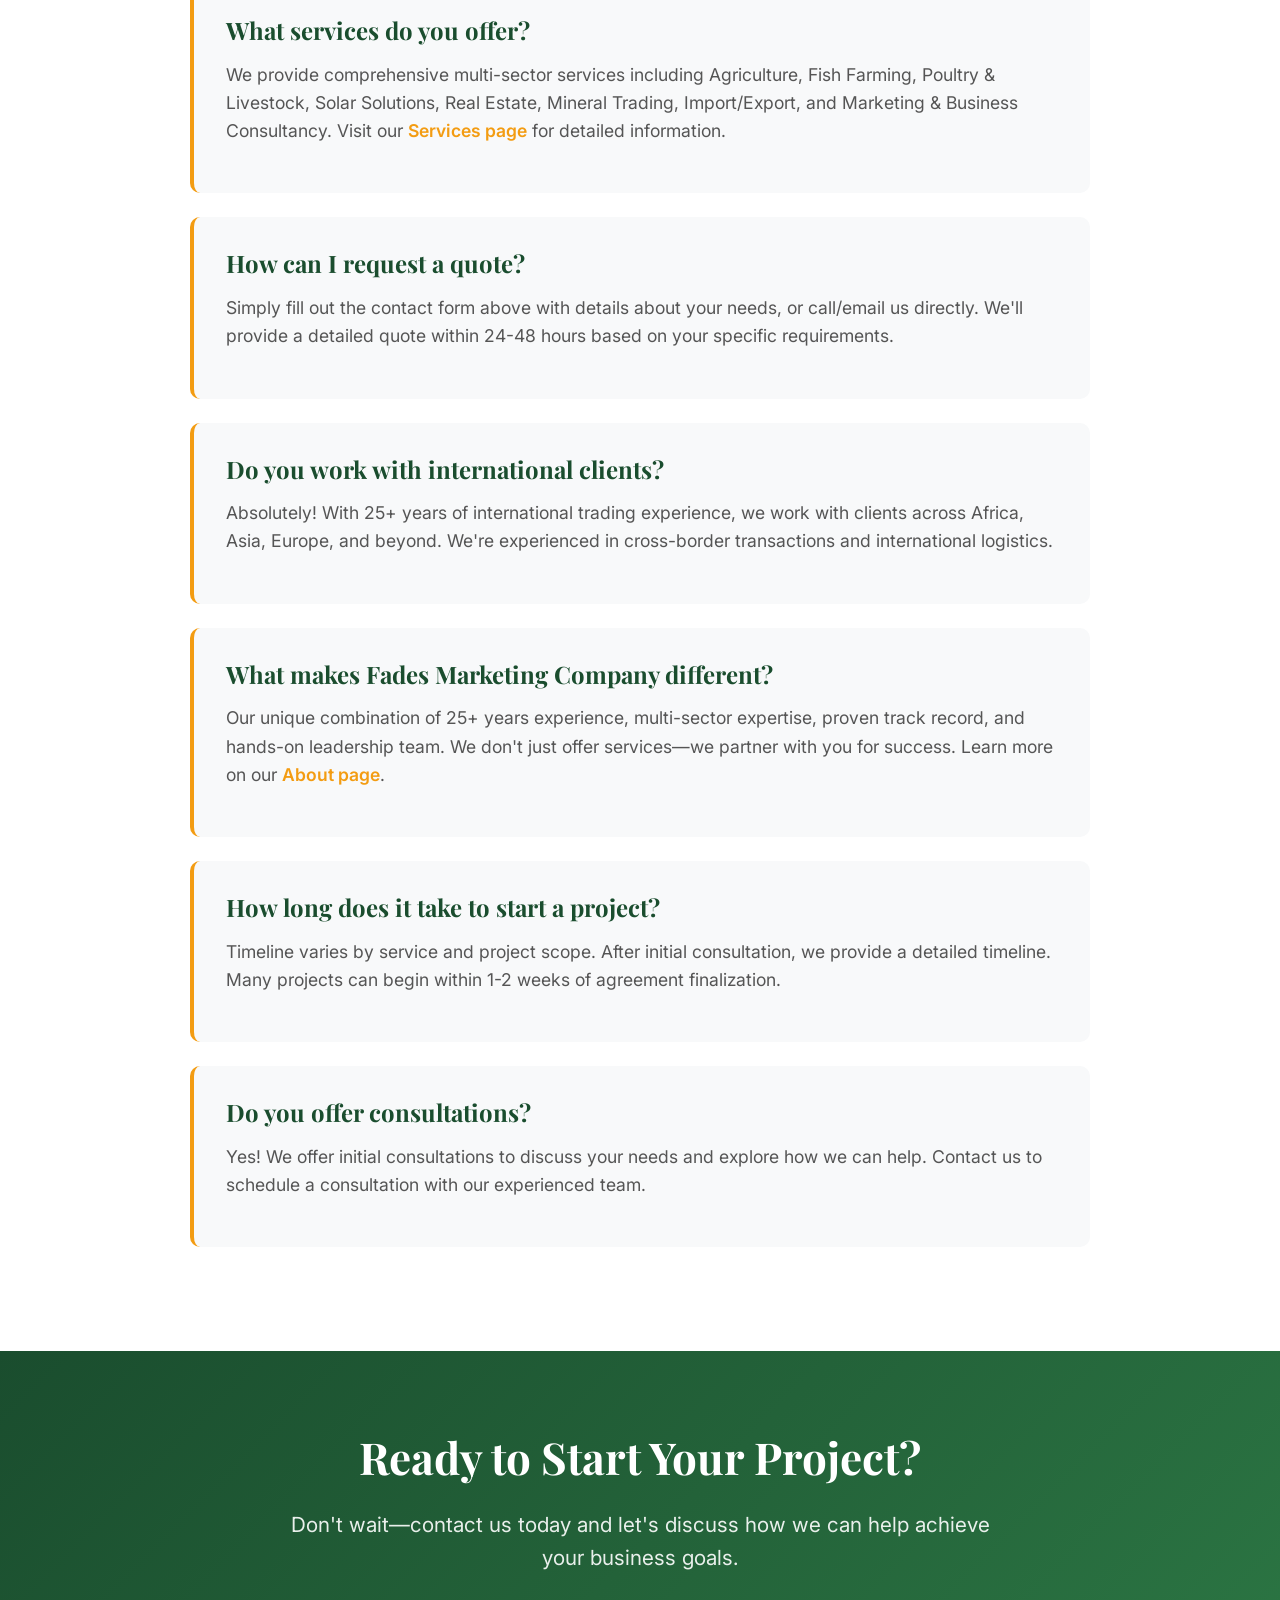
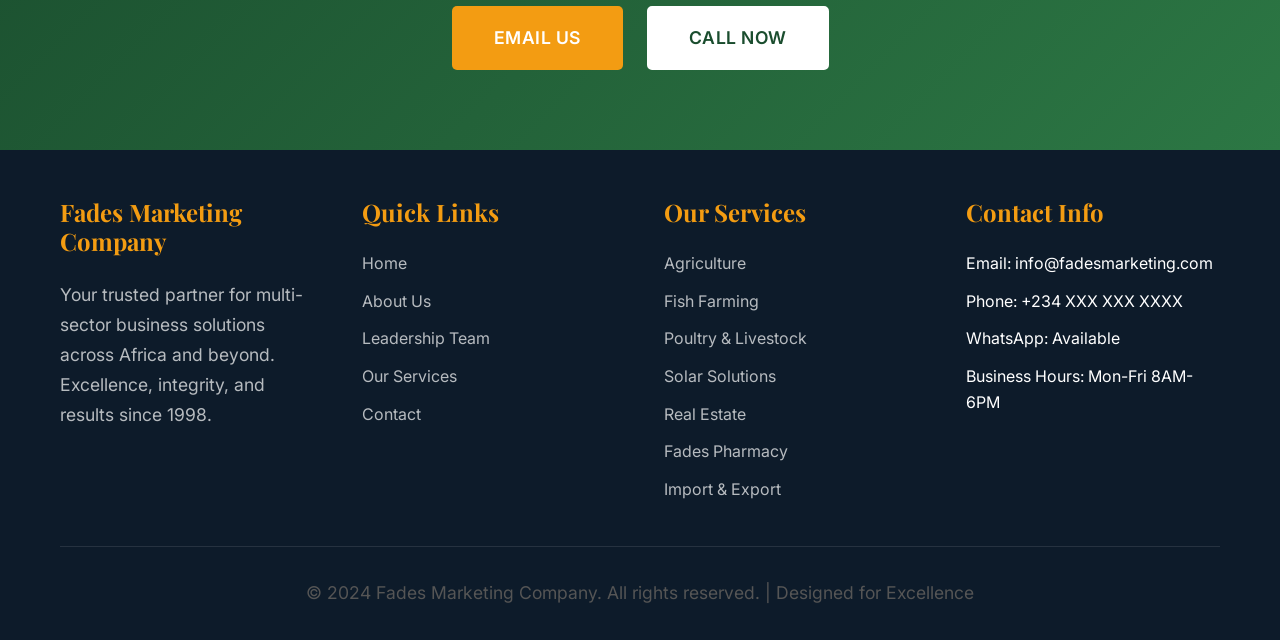
<file: contact.html>
<!DOCTYPE html>
<html lang="en">
<head>
  <meta charset="UTF-8">
  <meta name="viewport" content="width=device-width, initial-scale=1.0">
  <meta name="description" content="Contact Fades Marketing Company - Get in touch for agriculture, trading, solar, real estate, and comprehensive business solutions. We're here to help.">
  <meta name="keywords" content="contact Fades Marketing, get quote, business inquiry, Nigeria marketing company">

  <title>Contact Us - Fades Marketing Company | Get in Touch</title>

  <!-- Fonts -->
  <link rel="preconnect" href="https://fonts.googleapis.com">
  <link rel="preconnect" href="https://fonts.gstatic.com" crossorigin>
  <link href="https://fonts.googleapis.com/css2?family=Inter:wght@300;400;500;600;700&family=Playfair+Display:wght@700;800&display=swap" rel="stylesheet">

  <!-- Stylesheet -->
  <link rel="stylesheet" href="css/style.css">
</head>
<body>

  <!-- ===================================
       NAVIGATION
       =================================== -->
  <nav class="navbar">
    <div class="nav-container">
      <div class="logo">
        <div>
          <div class="logo-text">FADES</div>
          <div class="logo-tagline">Marketing Company</div>
        </div>
      </div>

      <ul class="nav-menu">
        <li><a href="index.html" class="nav-link">Home</a></li>
        <li><a href="about.html" class="nav-link">About</a></li>
        <li><a href="leadership.html" class="nav-link">Leadership</a></li>
        <li><a href="services.html" class="nav-link">Services</a></li>
        <li><a href="contact.html" class="nav-link active">Contact</a></li>
        <li><a href="contact.html" class="btn btn-primary" style="padding: 10px 20px;">Get Quote</a></li>
      </ul>

      <div class="mobile-toggle">
        <span></span>
        <span></span>
        <span></span>
      </div>
    </div>
  </nav>

  <!-- ===================================
       PAGE HEADER
       =================================== -->
  <section class="hero" style="padding: 100px 0 60px;">
    <div class="container">
      <div class="hero-text" style="text-align: center; max-width: 900px; margin: 0 auto;">
        <h1 style="color: white;">Get in Touch</h1>
        <p style="font-size: 1.3rem; color: rgba(255,255,255,0.9);">
          Let's discuss how Fades Marketing Company can help drive your business success
        </p>
      </div>
    </div>
  </section>

  <!-- ===================================
       CONTACT SECTION
       =================================== -->
  <section class="section">
    <div class="container">
      <div class="contact-container">
        <!-- CONTACT INFORMATION -->
        <div class="contact-info">
          <h3>Contact Information</h3>
          <p style="color: rgba(255,255,255,0.9); margin-bottom: 2rem;">
            Reach out to us through any of the channels below. Our team is ready to assist you with your business needs.
          </p>

          <div class="contact-item">
            <div class="contact-icon">📧</div>
            <div class="contact-details">
              <h4>Email</h4>
              <p>info@fadesmarketing.com</p>
              <p>sales@fadesmarketing.com</p>
            </div>
          </div>

          <div class="contact-item">
            <div class="contact-icon">📱</div>
            <div class="contact-details">
              <h4>Phone</h4>
              <p>+234 XXX XXX XXXX</p>
              <p>+234 XXX XXX XXXX</p>
            </div>
          </div>

          <div class="contact-item">
            <div class="contact-icon">💬</div>
            <div class="contact-details">
              <h4>WhatsApp</h4>
              <p>Available for quick inquiries</p>
              <p>+234 XXX XXX XXXX</p>
            </div>
          </div>

          <div class="contact-item">
            <div class="contact-icon">📍</div>
            <div class="contact-details">
              <h4>Office Location</h4>
              <p>Lagos, Nigeria</p>
              <p>(Full address to be provided)</p>
            </div>
          </div>

          <div class="contact-item">
            <div class="contact-icon">🕐</div>
            <div class="contact-details">
              <h4>Business Hours</h4>
              <p>Monday - Friday: 8:00 AM - 6:00 PM</p>
              <p>Saturday: 9:00 AM - 2:00 PM</p>
              <p>Sunday: Closed</p>
            </div>
          </div>

          <div style="margin-top: 3rem; padding-top: 2rem; border-top: 1px solid rgba(255,255,255,0.2);">
            <h4 style="color: var(--secondary-color); margin-bottom: 1rem;">Follow Us</h4>
            <p style="color: rgba(255,255,255,0.9);">
              Stay updated with our latest projects and industry insights
            </p>
            <!-- Social media links would go here -->
          </div>
        </div>

        <!-- CONTACT FORM -->
        <div class="contact-form">
          <h3 style="margin-bottom: 1.5rem; color: var(--primary-color);">Send Us a Message</h3>
          <p style="margin-bottom: 2rem; color: #666;">
            Fill out the form below and our team will get back to you within 24 hours.
          </p>

          <form id="contactForm">
            <div class="form-group">
              <label for="name">Full Name *</label>
              <input type="text" id="name" name="name" required placeholder="Enter your full name">
            </div>

            <div class="form-group">
              <label for="email">Email Address *</label>
              <input type="email" id="email" name="email" required placeholder="your.email@example.com">
            </div>

            <div class="form-group">
              <label for="phone">Phone Number</label>
              <input type="tel" id="phone" name="phone" placeholder="+234 XXX XXX XXXX">
            </div>

            <div class="form-group">
              <label for="service">Service of Interest</label>
              <select id="service" name="service">
                <option value="">-- Select a service --</option>
                <option value="agriculture">Agriculture & Crop Production</option>
                <option value="fish-farming">Fish Farming</option>
                <option value="poultry">Poultry & Animal Husbandry</option>
                <option value="solar">Solar Solutions</option>
                <option value="real-estate">Real Estate</option>
                <option value="pharmacy">Fades Pharmacy</option>
                <option value="minerals">Mineral Trading</option>
                <option value="import-export">Import & Export</option>
                <option value="marketing">Marketing & Consultancy</option>
                <option value="general">General Inquiry</option>
              </select>
            </div>

            <div class="form-group">
              <label for="message">Message *</label>
              <textarea id="message" name="message" required placeholder="Tell us about your business needs..."></textarea>
            </div>

            <button type="submit" class="btn btn-primary" style="width: 100%; font-size: 1.1rem; padding: 16px;">
              Send Message
            </button>

            <p style="margin-top: 1rem; font-size: 0.9rem; color: #888; text-align: center;">
              * Required fields
            </p>
          </form>
        </div>
      </div>
    </div>
  </section>

  <!-- ===================================
       WHY CONTACT US
       =================================== -->
  <section class="section bg-light">
    <div class="container">
      <div class="section-title">
        <h2>Why Partner With Us?</h2>
        <p class="section-subtitle">
          What you can expect when you work with Fades Marketing Company
        </p>
      </div>

      <div class="services-grid" style="grid-template-columns: repeat(auto-fit, minmax(280px, 1fr));">
        <div class="service-card">
          <div class="service-icon">⚡</div>
          <h3>Fast Response</h3>
          <p>
            We respond to all inquiries within 24 hours. Your time is valuable, and we respect that with prompt, professional communication.
          </p>
        </div>

        <div class="service-card">
          <div class="service-icon">🎯</div>
          <h3>Tailored Solutions</h3>
          <p>
            No two businesses are the same. We take time to understand your unique needs and deliver customized solutions that fit.
          </p>
        </div>

        <div class="service-card">
          <div class="service-icon">🤝</div>
          <h3>Expert Guidance</h3>
          <p>
            Benefit from 25+ years of multi-sector experience. Our team provides knowledgeable advice you can trust.
          </p>
        </div>

        <div class="service-card">
          <div class="service-icon">💼</div>
          <h3>Professional Service</h3>
          <p>
            From first contact to project completion, expect exceptional professionalism, integrity, and attention to detail.
          </p>
        </div>

        <div class="service-card">
          <div class="service-icon">📊</div>
          <h3>Transparent Pricing</h3>
          <p>
            Clear, competitive pricing with no hidden costs. We provide detailed quotes and maintain transparency throughout.
          </p>
        </div>

        <div class="service-card">
          <div class="service-icon">✓</div>
          <h3>Proven Results</h3>
          <p>
            Our track record speaks for itself. Decades of successful projects and satisfied clients across multiple sectors.
          </p>
        </div>
      </div>
    </div>
  </section>

  <!-- ===================================
       FREQUENTLY ASKED QUESTIONS
       =================================== -->
  <section class="section">
    <div class="container">
      <div class="section-title">
        <h2>Frequently Asked Questions</h2>
        <p class="section-subtitle">
          Quick answers to common questions
        </p>
      </div>

      <div style="max-width: 900px; margin: 0 auto;">
        <div style="background: var(--light-color); padding: 2rem; border-radius: 10px; margin-bottom: 1.5rem; border-left: 4px solid var(--secondary-color);">
          <h4 style="color: var(--primary-color); margin-bottom: 1rem;">What services do you offer?</h4>
          <p>
            We provide comprehensive multi-sector services including Agriculture, Fish Farming, Poultry & Livestock, Solar Solutions, Real Estate, Mineral Trading, Import/Export, and Marketing & Business Consultancy. Visit our <a href="services.html" style="color: var(--secondary-color); font-weight: 600;">Services page</a> for detailed information.
          </p>
        </div>

        <div style="background: var(--light-color); padding: 2rem; border-radius: 10px; margin-bottom: 1.5rem; border-left: 4px solid var(--secondary-color);">
          <h4 style="color: var(--primary-color); margin-bottom: 1rem;">How can I request a quote?</h4>
          <p>
            Simply fill out the contact form above with details about your needs, or call/email us directly. We'll provide a detailed quote within 24-48 hours based on your specific requirements.
          </p>
        </div>

        <div style="background: var(--light-color); padding: 2rem; border-radius: 10px; margin-bottom: 1.5rem; border-left: 4px solid var(--secondary-color);">
          <h4 style="color: var(--primary-color); margin-bottom: 1rem;">Do you work with international clients?</h4>
          <p>
            Absolutely! With 25+ years of international trading experience, we work with clients across Africa, Asia, Europe, and beyond. We're experienced in cross-border transactions and international logistics.
          </p>
        </div>

        <div style="background: var(--light-color); padding: 2rem; border-radius: 10px; margin-bottom: 1.5rem; border-left: 4px solid var(--secondary-color);">
          <h4 style="color: var(--primary-color); margin-bottom: 1rem;">What makes Fades Marketing Company different?</h4>
          <p>
            Our unique combination of 25+ years experience, multi-sector expertise, proven track record, and hands-on leadership team. We don't just offer services—we partner with you for success. Learn more on our <a href="about.html" style="color: var(--secondary-color); font-weight: 600;">About page</a>.
          </p>
        </div>

        <div style="background: var(--light-color); padding: 2rem; border-radius: 10px; margin-bottom: 1.5rem; border-left: 4px solid var(--secondary-color);">
          <h4 style="color: var(--primary-color); margin-bottom: 1rem;">How long does it take to start a project?</h4>
          <p>
            Timeline varies by service and project scope. After initial consultation, we provide a detailed timeline. Many projects can begin within 1-2 weeks of agreement finalization.
          </p>
        </div>

        <div style="background: var(--light-color); padding: 2rem; border-radius: 10px; margin-bottom: 1.5rem; border-left: 4px solid var(--secondary-color);">
          <h4 style="color: var(--primary-color); margin-bottom: 1rem;">Do you offer consultations?</h4>
          <p>
            Yes! We offer initial consultations to discuss your needs and explore how we can help. Contact us to schedule a consultation with our experienced team.
          </p>
        </div>
      </div>
    </div>
  </section>

  <!-- ===================================
       CALL TO ACTION
       =================================== -->
  <section class="section" style="background: linear-gradient(135deg, var(--primary-color), var(--accent-color)); color: white; text-align: center;">
    <div class="container">
      <h2 style="color: white; margin-bottom: 1.5rem;">Ready to Start Your Project?</h2>
      <p style="font-size: 1.3rem; color: rgba(255,255,255,0.9); margin-bottom: 2rem; max-width: 700px; margin-left: auto; margin-right: auto;">
        Don't wait—contact us today and let's discuss how we can help achieve your business goals.
      </p>
      <div style="display: flex; gap: 1.5rem; justify-content: center; flex-wrap: wrap;">
        <a href="mailto:info@fadesmarketing.com" class="btn btn-secondary" style="font-size: 1.1rem; padding: 16px 40px;">Email Us</a>
        <a href="tel:+234XXXXXXXXXX" class="btn btn-outline" style="font-size: 1.1rem; padding: 16px 40px; background: white; color: var(--primary-color); border-color: white;">Call Now</a>
      </div>
    </div>
  </section>

  <!-- ===================================
       FOOTER
       =================================== -->
  <footer class="footer">
    <div class="container">
      <div class="footer-content">
        <div class="footer-section">
          <h4>Fades Marketing Company</h4>
          <p>
            Your trusted partner for multi-sector business solutions across Africa and beyond. Excellence, integrity, and results since 1998.
          </p>
        </div>

        <div class="footer-section">
          <h4>Quick Links</h4>
          <ul class="footer-links">
            <li><a href="index.html">Home</a></li>
            <li><a href="about.html">About Us</a></li>
            <li><a href="leadership.html">Leadership Team</a></li>
            <li><a href="services.html">Our Services</a></li>
            <li><a href="contact.html">Contact</a></li>
          </ul>
        </div>

        <div class="footer-section">
          <h4>Our Services</h4>
          <ul class="footer-links">
            <li><a href="services.html#agriculture">Agriculture</a></li>
            <li><a href="services.html#fish-farming">Fish Farming</a></li>
            <li><a href="services.html#poultry">Poultry & Livestock</a></li>
            <li><a href="services.html#solar">Solar Solutions</a></li>
            <li><a href="services.html#real-estate">Real Estate</a></li>
            <li><a href="services.html#pharmacy">Fades Pharmacy</a></li>
            <li><a href="services.html#import-export">Import & Export</a></li>
          </ul>
        </div>

        <div class="footer-section">
          <h4>Contact Info</h4>
          <ul class="footer-links">
            <li>Email: info@fadesmarketing.com</li>
            <li>Phone: +234 XXX XXX XXXX</li>
            <li>WhatsApp: Available</li>
            <li>Business Hours: Mon-Fri 8AM-6PM</li>
          </ul>
        </div>
      </div>

      <div class="footer-bottom">
        <p>&copy; 2024 Fades Marketing Company. All rights reserved. | Designed for Excellence</p>
      </div>
    </div>
  </footer>

  <!-- JavaScript -->
  <script src="js/main.js"></script>
</body>
</html>
</file>
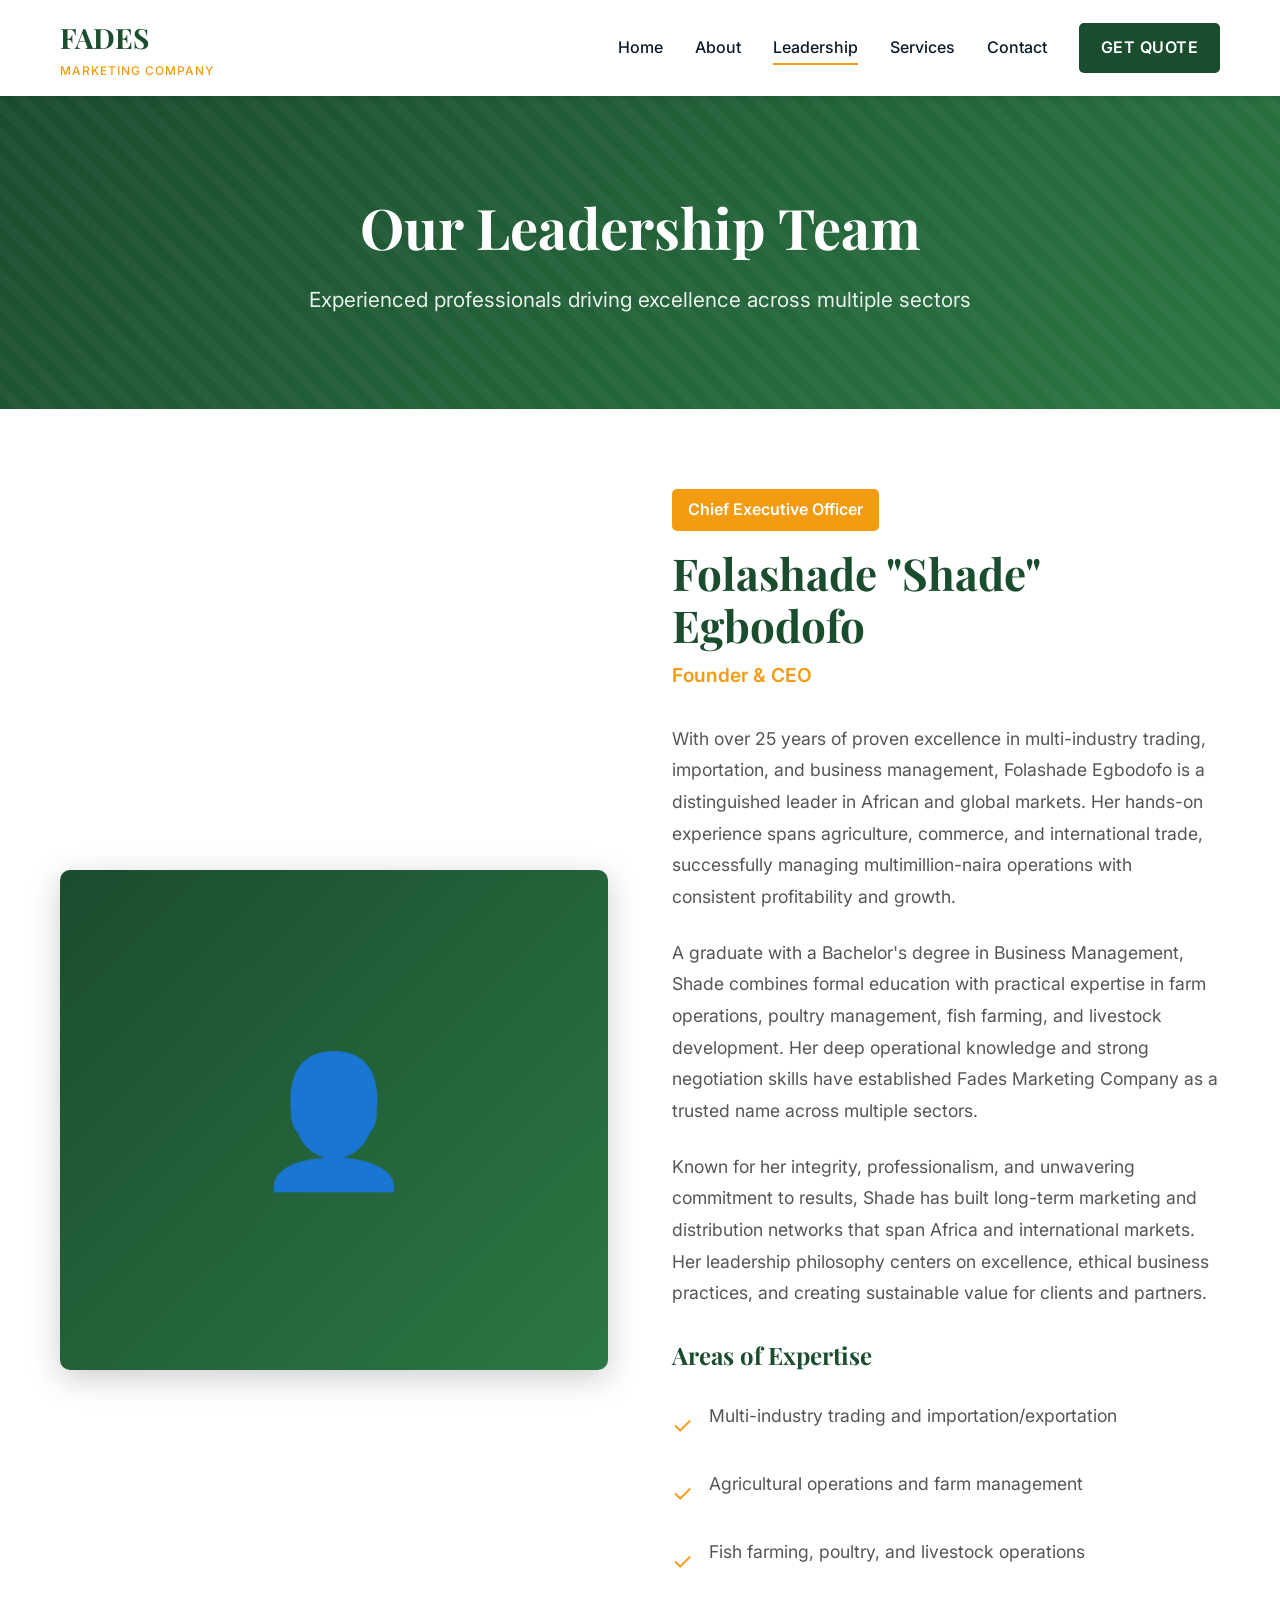
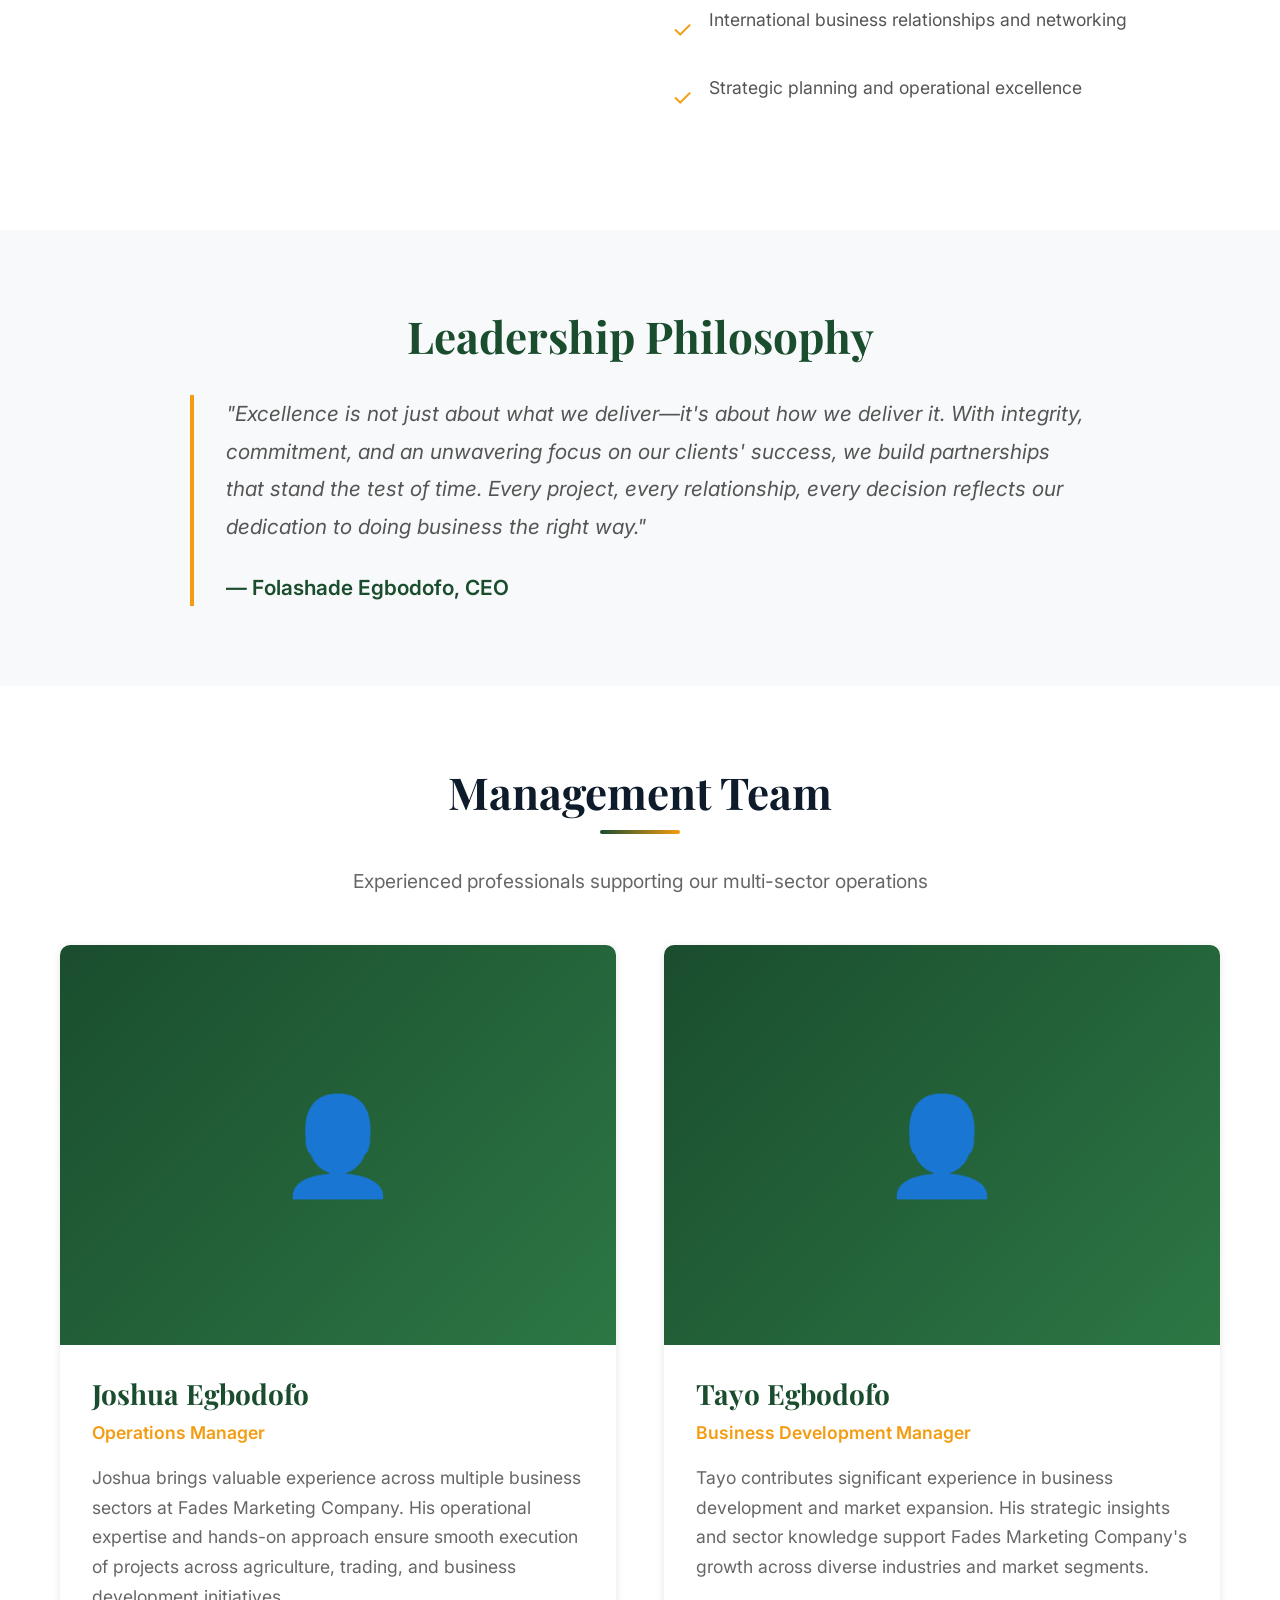
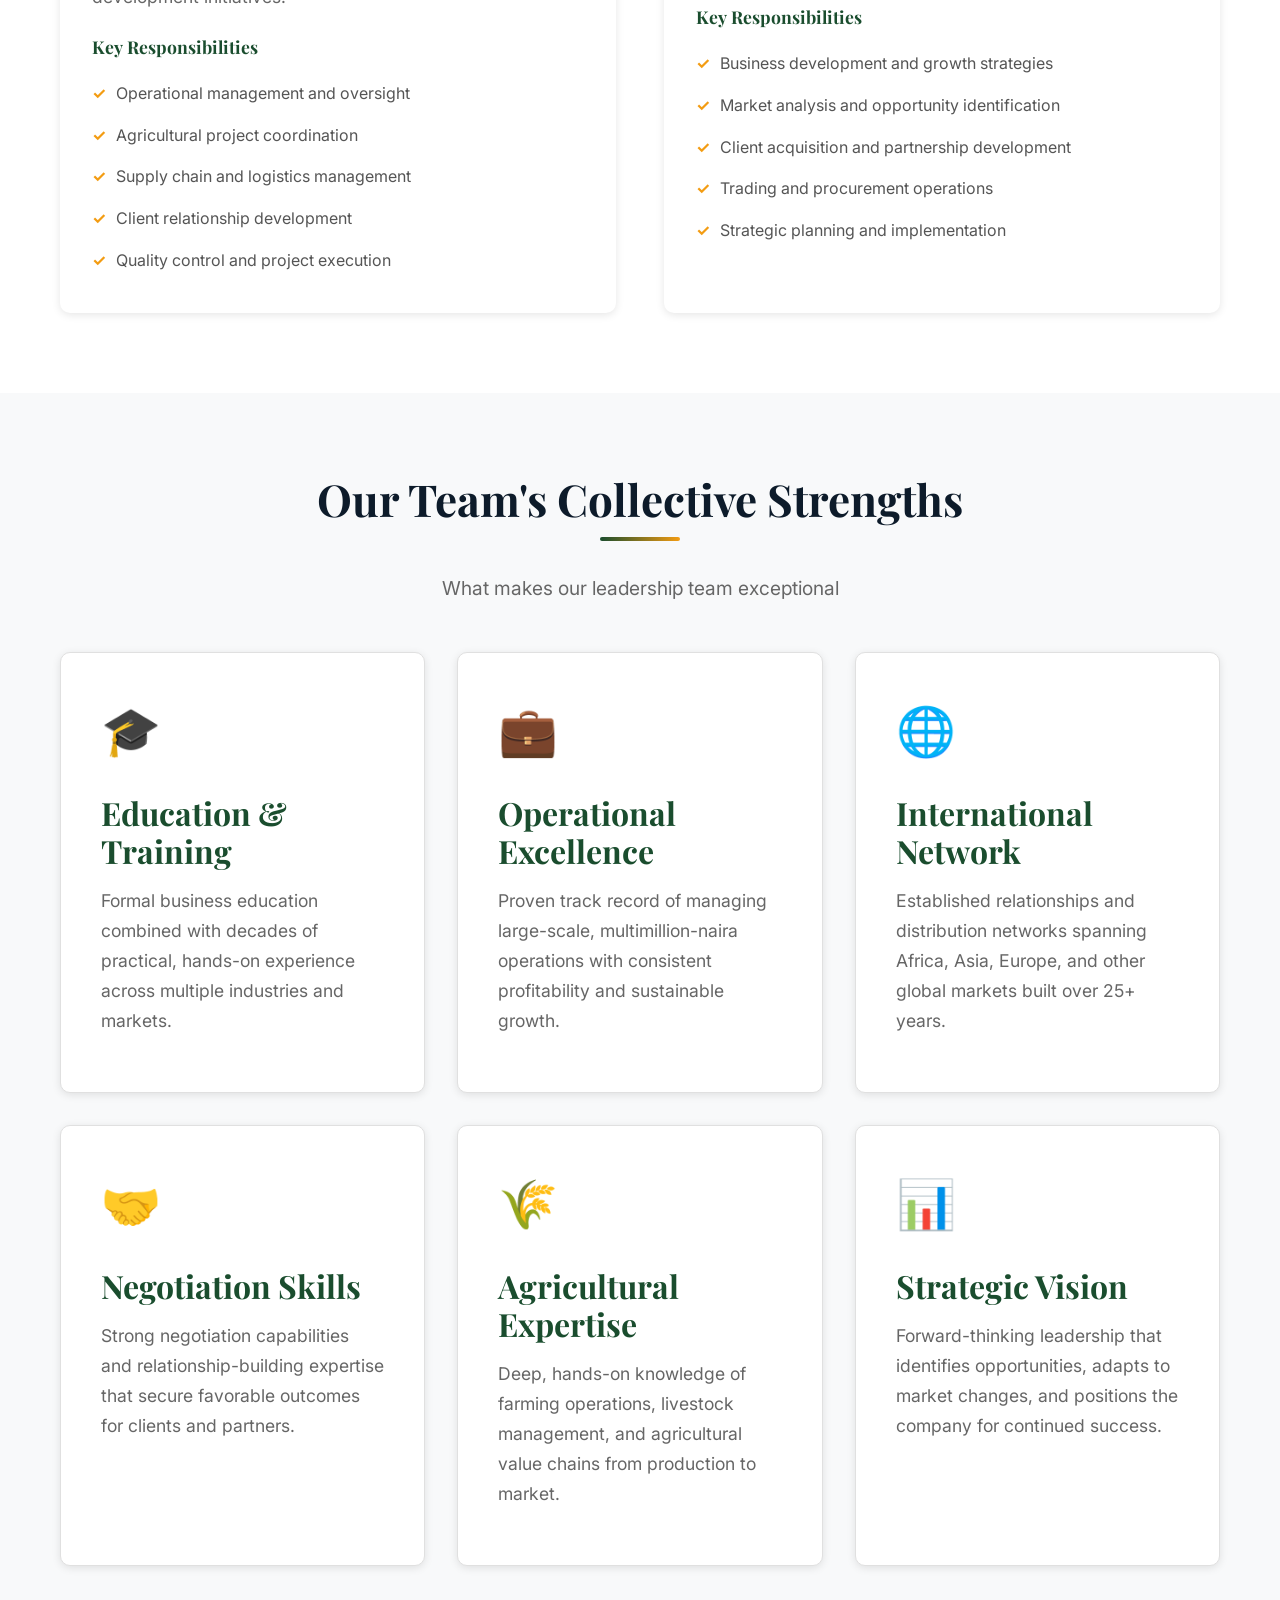
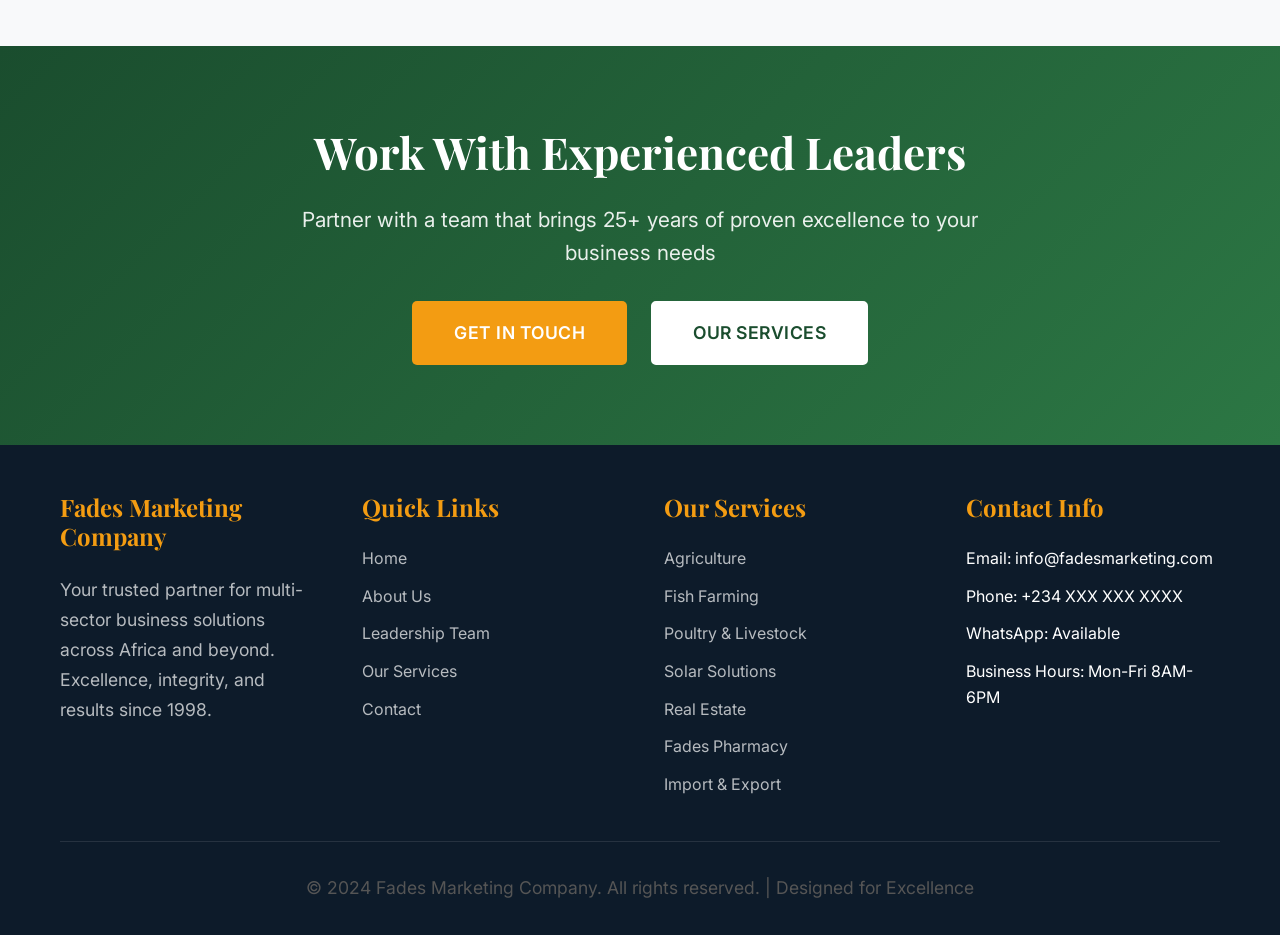
<file: leadership.html>
<!DOCTYPE html>
<html lang="en">
<head>
  <meta charset="UTF-8">
  <meta name="viewport" content="width=device-width, initial-scale=1.0">
  <meta name="description" content="Meet the leadership team of Fades Marketing Company - CEO Folashade Egbodofo and experienced managers driving multi-sector excellence.">
  <meta name="keywords" content="Folashade Egbodofo, CEO, leadership team, management, business leaders, Nigeria">

  <title>Leadership Team - Fades Marketing Company | Experienced Leadership</title>

  <!-- Fonts -->
  <link rel="preconnect" href="https://fonts.googleapis.com">
  <link rel="preconnect" href="https://fonts.gstatic.com" crossorigin>
  <link href="https://fonts.googleapis.com/css2?family=Inter:wght@300;400;500;600;700&family=Playfair+Display:wght@700;800&display=swap" rel="stylesheet">

  <!-- Stylesheet -->
  <link rel="stylesheet" href="css/style.css">
</head>
<body>

  <!-- ===================================
       NAVIGATION
       =================================== -->
  <nav class="navbar">
    <div class="nav-container">
      <div class="logo">
        <div>
          <div class="logo-text">FADES</div>
          <div class="logo-tagline">Marketing Company</div>
        </div>
      </div>

      <ul class="nav-menu">
        <li><a href="index.html" class="nav-link">Home</a></li>
        <li><a href="about.html" class="nav-link">About</a></li>
        <li><a href="leadership.html" class="nav-link active">Leadership</a></li>
        <li><a href="services.html" class="nav-link">Services</a></li>
        <li><a href="contact.html" class="nav-link">Contact</a></li>
        <li><a href="contact.html" class="btn btn-primary" style="padding: 10px 20px;">Get Quote</a></li>
      </ul>

      <div class="mobile-toggle">
        <span></span>
        <span></span>
        <span></span>
      </div>
    </div>
  </nav>

  <!-- ===================================
       PAGE HEADER
       =================================== -->
  <section class="hero" style="padding: 100px 0 60px;">
    <div class="container">
      <div class="hero-text" style="text-align: center; max-width: 900px; margin: 0 auto;">
        <h1 style="color: white;">Our Leadership Team</h1>
        <p style="font-size: 1.3rem; color: rgba(255,255,255,0.9);">
          Experienced professionals driving excellence across multiple sectors
        </p>
      </div>
    </div>
  </section>

  <!-- ===================================
       CEO PROFILE - FEATURED
       =================================== -->
  <section class="section">
    <div class="container">
      <div class="about-content" style="gap: 4rem;">
        <div class="member-image" style="border-radius: 10px; box-shadow: var(--shadow-lg); height: 500px; background: linear-gradient(135deg, var(--primary-color), var(--accent-color));">
          <!-- CEO professional photo placeholder -->
          <div style="font-size: 8rem; color: white;">👤</div>
        </div>

        <div class="about-text">
          <div style="display: inline-block; background: var(--secondary-color); color: white; padding: 0.5rem 1rem; border-radius: 5px; font-weight: 600; margin-bottom: 1rem;">
            Chief Executive Officer
          </div>
          <h2 style="color: var(--primary-color); margin-bottom: 0.5rem;">Folashade "Shade" Egbodofo</h2>
          <p style="font-size: 1.2rem; color: var(--secondary-color); font-weight: 600; margin-bottom: 2rem;">
            Founder & CEO
          </p>

          <p style="font-size: 1.1rem; line-height: 1.8; margin-bottom: 1.5rem;">
            With over 25 years of proven excellence in multi-industry trading, importation, and business management, Folashade Egbodofo is a distinguished leader in African and global markets. Her hands-on experience spans agriculture, commerce, and international trade, successfully managing multimillion-naira operations with consistent profitability and growth.
          </p>

          <p style="font-size: 1.1rem; line-height: 1.8; margin-bottom: 1.5rem;">
            A graduate with a Bachelor's degree in Business Management, Shade combines formal education with practical expertise in farm operations, poultry management, fish farming, and livestock development. Her deep operational knowledge and strong negotiation skills have established Fades Marketing Company as a trusted name across multiple sectors.
          </p>

          <p style="font-size: 1.1rem; line-height: 1.8; margin-bottom: 2rem;">
            Known for her integrity, professionalism, and unwavering commitment to results, Shade has built long-term marketing and distribution networks that span Africa and international markets. Her leadership philosophy centers on excellence, ethical business practices, and creating sustainable value for clients and partners.
          </p>

          <h4 style="color: var(--primary-color); margin-bottom: 1rem;">Areas of Expertise</h4>
          <div class="value-list" style="margin-bottom: 2rem;">
            <div class="value-item">
              <div class="value-icon">✓</div>
              <div>
                <p>Multi-industry trading and importation/exportation</p>
              </div>
            </div>
            <div class="value-item">
              <div class="value-icon">✓</div>
              <div>
                <p>Agricultural operations and farm management</p>
              </div>
            </div>
            <div class="value-item">
              <div class="value-icon">✓</div>
              <div>
                <p>Fish farming, poultry, and livestock operations</p>
              </div>
            </div>
            <div class="value-item">
              <div class="value-icon">✓</div>
              <div>
                <p>International business relationships and networking</p>
              </div>
            </div>
            <div class="value-item">
              <div class="value-icon">✓</div>
              <div>
                <p>Strategic planning and operational excellence</p>
              </div>
            </div>
          </div>
        </div>
      </div>
    </div>
  </section>

  <!-- ===================================
       LEADERSHIP PHILOSOPHY
       =================================== -->
  <section class="section bg-light">
    <div class="container">
      <div style="max-width: 900px; margin: 0 auto; text-align: center;">
        <h2 style="color: var(--primary-color); margin-bottom: 2rem;">Leadership Philosophy</h2>
        <blockquote style="font-size: 1.3rem; line-height: 1.8; font-style: italic; color: #555; border-left: 4px solid var(--secondary-color); padding-left: 2rem; text-align: left;">
          "Excellence is not just about what we deliver—it's about how we deliver it. With integrity, commitment, and an unwavering focus on our clients' success, we build partnerships that stand the test of time. Every project, every relationship, every decision reflects our dedication to doing business the right way."
          <div style="margin-top: 1.5rem; font-style: normal; font-weight: 600; color: var(--primary-color);">
            — Folashade Egbodofo, CEO
          </div>
        </blockquote>
      </div>
    </div>
  </section>

  <!-- ===================================
       MANAGEMENT TEAM
       =================================== -->
  <section class="section">
    <div class="container">
      <div class="section-title">
        <h2>Management Team</h2>
        <p class="section-subtitle">
          Experienced professionals supporting our multi-sector operations
        </p>
      </div>

      <div class="team-grid" style="grid-template-columns: repeat(auto-fit, minmax(350px, 1fr));">
        <!-- Manager 1: Joshua Egbodofo -->
        <div class="team-member">
          <div class="member-image" style="height: 400px;">
            👤
          </div>
          <div class="member-info">
            <h3 class="member-name">Joshua Egbodofo</h3>
            <p class="member-role">Operations Manager</p>

            <p class="member-bio">
              Joshua brings valuable experience across multiple business sectors at Fades Marketing Company. His operational expertise and hands-on approach ensure smooth execution of projects across agriculture, trading, and business development initiatives.
            </p>

            <div class="member-highlights">
              <h4 style="color: var(--primary-color); margin-bottom: 1rem; font-size: 1.1rem;">Key Responsibilities</h4>
              <ul>
                <li>Operational management and oversight</li>
                <li>Agricultural project coordination</li>
                <li>Supply chain and logistics management</li>
                <li>Client relationship development</li>
                <li>Quality control and project execution</li>
              </ul>
            </div>
          </div>
        </div>

        <!-- Manager 2: Tayo Egbodofo -->
        <div class="team-member">
          <div class="member-image" style="height: 400px;">
            👤
          </div>
          <div class="member-info">
            <h3 class="member-name">Tayo Egbodofo</h3>
            <p class="member-role">Business Development Manager</p>

            <p class="member-bio">
              Tayo contributes significant experience in business development and market expansion. His strategic insights and sector knowledge support Fades Marketing Company's growth across diverse industries and market segments.
            </p>

            <div class="member-highlights">
              <h4 style="color: var(--primary-color); margin-bottom: 1rem; font-size: 1.1rem;">Key Responsibilities</h4>
              <ul>
                <li>Business development and growth strategies</li>
                <li>Market analysis and opportunity identification</li>
                <li>Client acquisition and partnership development</li>
                <li>Trading and procurement operations</li>
                <li>Strategic planning and implementation</li>
              </ul>
            </div>
          </div>
        </div>
      </div>
    </div>
  </section>

  <!-- ===================================
       TEAM STRENGTHS
       =================================== -->
  <section class="section bg-light">
    <div class="container">
      <div class="section-title">
        <h2>Our Team's Collective Strengths</h2>
        <p class="section-subtitle">
          What makes our leadership team exceptional
        </p>
      </div>

      <div class="services-grid" style="grid-template-columns: repeat(auto-fit, minmax(280px, 1fr));">
        <div class="service-card">
          <div class="service-icon">🎓</div>
          <h3>Education & Training</h3>
          <p>
            Formal business education combined with decades of practical, hands-on experience across multiple industries and markets.
          </p>
        </div>

        <div class="service-card">
          <div class="service-icon">💼</div>
          <h3>Operational Excellence</h3>
          <p>
            Proven track record of managing large-scale, multimillion-naira operations with consistent profitability and sustainable growth.
          </p>
        </div>

        <div class="service-card">
          <div class="service-icon">🌐</div>
          <h3>International Network</h3>
          <p>
            Established relationships and distribution networks spanning Africa, Asia, Europe, and other global markets built over 25+ years.
          </p>
        </div>

        <div class="service-card">
          <div class="service-icon">🤝</div>
          <h3>Negotiation Skills</h3>
          <p>
            Strong negotiation capabilities and relationship-building expertise that secure favorable outcomes for clients and partners.
          </p>
        </div>

        <div class="service-card">
          <div class="service-icon">🌾</div>
          <h3>Agricultural Expertise</h3>
          <p>
            Deep, hands-on knowledge of farming operations, livestock management, and agricultural value chains from production to market.
          </p>
        </div>

        <div class="service-card">
          <div class="service-icon">📊</div>
          <h3>Strategic Vision</h3>
          <p>
            Forward-thinking leadership that identifies opportunities, adapts to market changes, and positions the company for continued success.
          </p>
        </div>
      </div>
    </div>
  </section>

  <!-- ===================================
       CALL TO ACTION
       =================================== -->
  <section class="section" style="background: linear-gradient(135deg, var(--primary-color), var(--accent-color)); color: white; text-align: center;">
    <div class="container">
      <h2 style="color: white; margin-bottom: 1.5rem;">Work With Experienced Leaders</h2>
      <p style="font-size: 1.3rem; color: rgba(255,255,255,0.9); margin-bottom: 2rem; max-width: 700px; margin-left: auto; margin-right: auto;">
        Partner with a team that brings 25+ years of proven excellence to your business needs
      </p>
      <div style="display: flex; gap: 1.5rem; justify-content: center; flex-wrap: wrap;">
        <a href="contact.html" class="btn btn-secondary" style="font-size: 1.1rem; padding: 16px 40px;">Get in Touch</a>
        <a href="services.html" class="btn btn-outline" style="font-size: 1.1rem; padding: 16px 40px; background: white; color: var(--primary-color); border-color: white;">Our Services</a>
      </div>
    </div>
  </section>

  <!-- ===================================
       FOOTER
       =================================== -->
  <footer class="footer">
    <div class="container">
      <div class="footer-content">
        <div class="footer-section">
          <h4>Fades Marketing Company</h4>
          <p>
            Your trusted partner for multi-sector business solutions across Africa and beyond. Excellence, integrity, and results since 1998.
          </p>
        </div>

        <div class="footer-section">
          <h4>Quick Links</h4>
          <ul class="footer-links">
            <li><a href="index.html">Home</a></li>
            <li><a href="about.html">About Us</a></li>
            <li><a href="leadership.html">Leadership Team</a></li>
            <li><a href="services.html">Our Services</a></li>
            <li><a href="contact.html">Contact</a></li>
          </ul>
        </div>

        <div class="footer-section">
          <h4>Our Services</h4>
          <ul class="footer-links">
            <li><a href="services.html#agriculture">Agriculture</a></li>
            <li><a href="services.html#fish-farming">Fish Farming</a></li>
            <li><a href="services.html#poultry">Poultry & Livestock</a></li>
            <li><a href="services.html#solar">Solar Solutions</a></li>
            <li><a href="services.html#real-estate">Real Estate</a></li>
            <li><a href="services.html#pharmacy">Fades Pharmacy</a></li>
            <li><a href="services.html#import-export">Import & Export</a></li>
          </ul>
        </div>

        <div class="footer-section">
          <h4>Contact Info</h4>
          <ul class="footer-links">
            <li>Email: info@fadesmarketing.com</li>
            <li>Phone: +234 XXX XXX XXXX</li>
            <li>WhatsApp: Available</li>
            <li>Business Hours: Mon-Fri 8AM-6PM</li>
          </ul>
        </div>
      </div>

      <div class="footer-bottom">
        <p>&copy; 2024 Fades Marketing Company. All rights reserved. | Designed for Excellence</p>
      </div>
    </div>
  </footer>

  <!-- JavaScript -->
  <script src="js/main.js"></script>
</body>
</html>
</file>
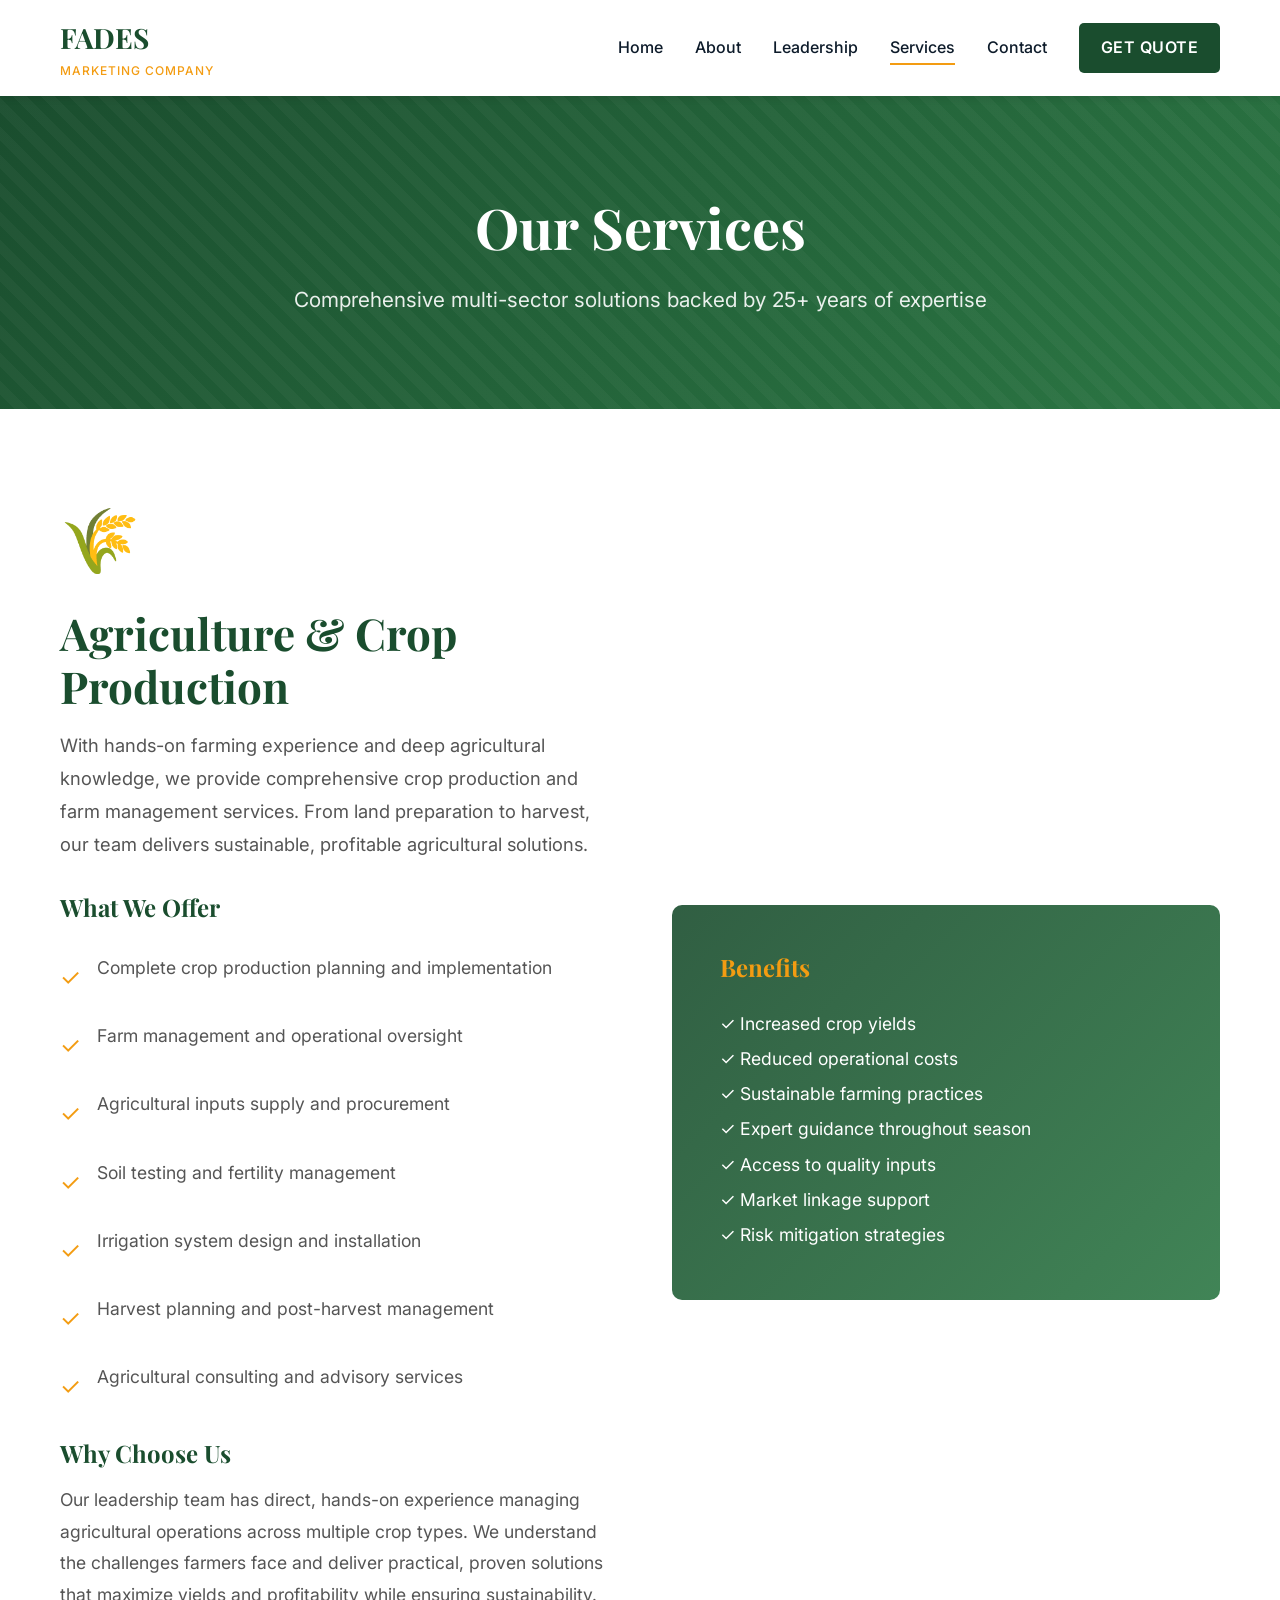
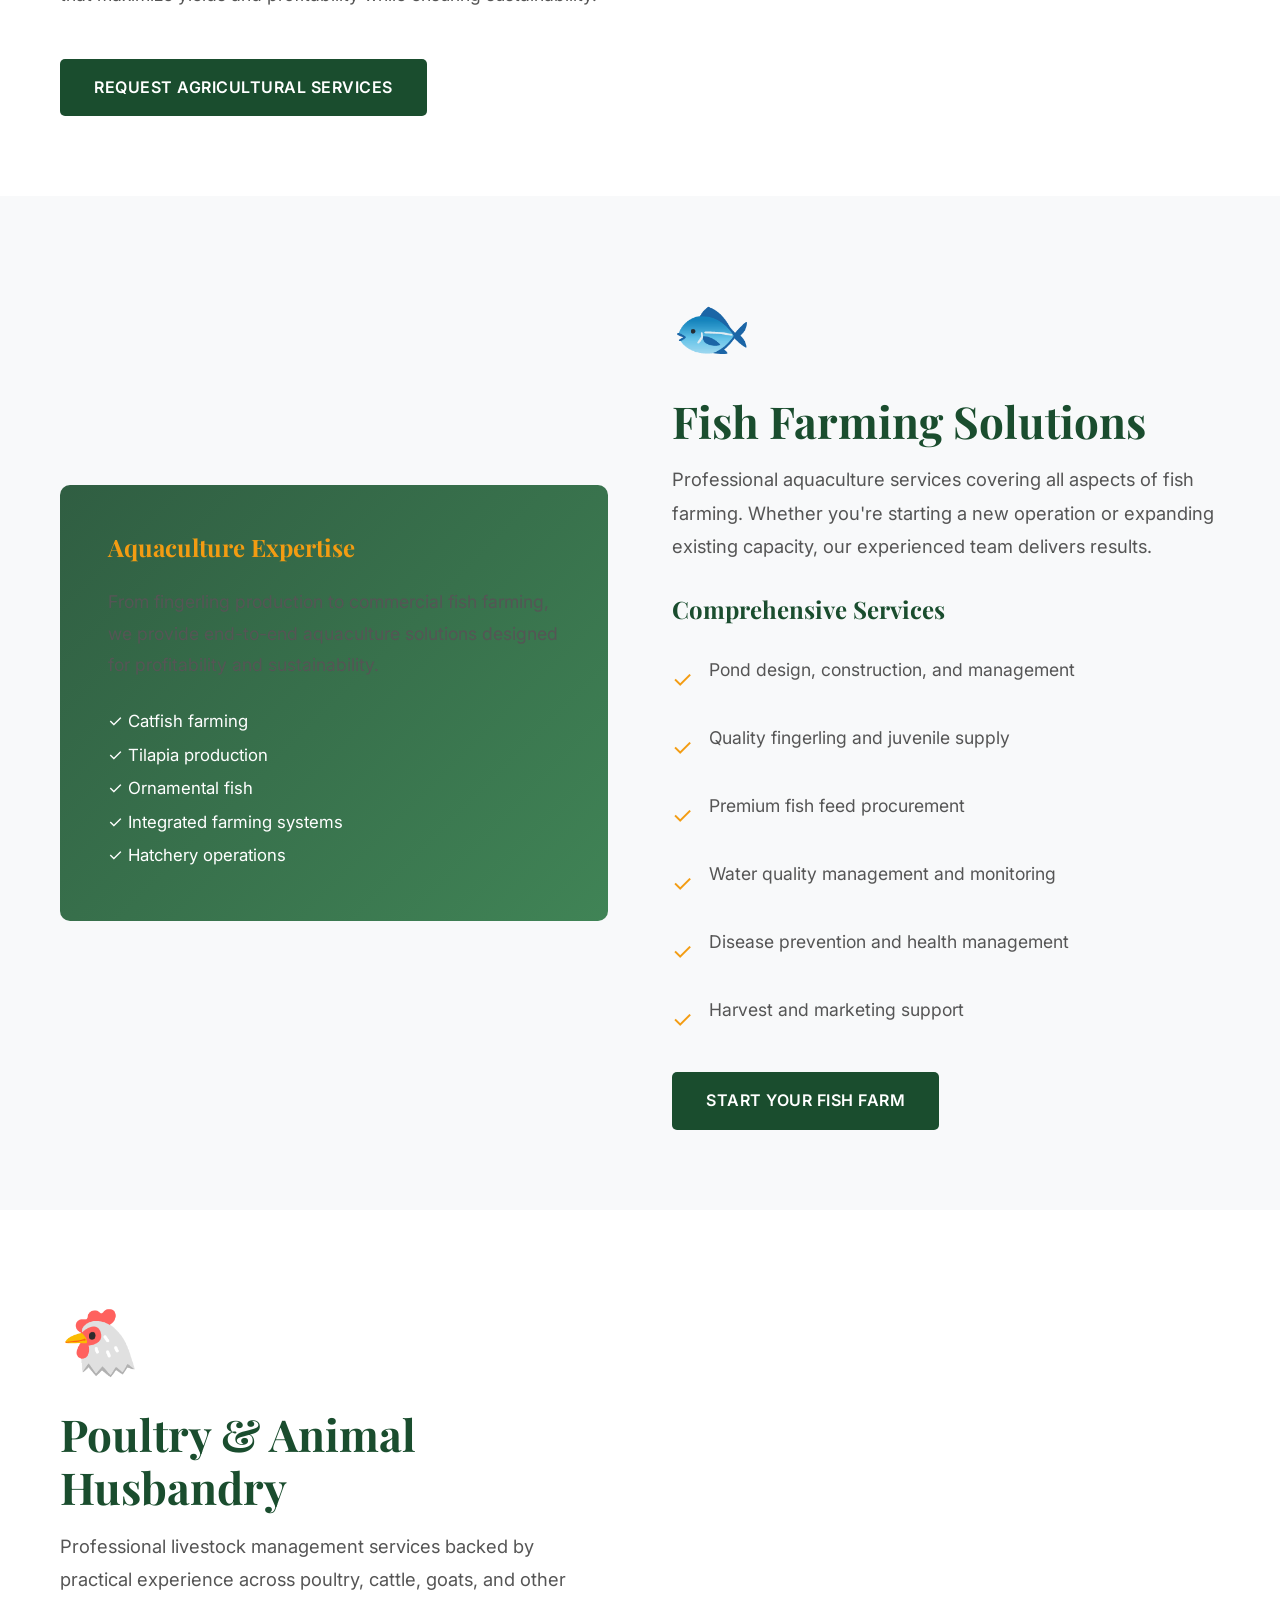
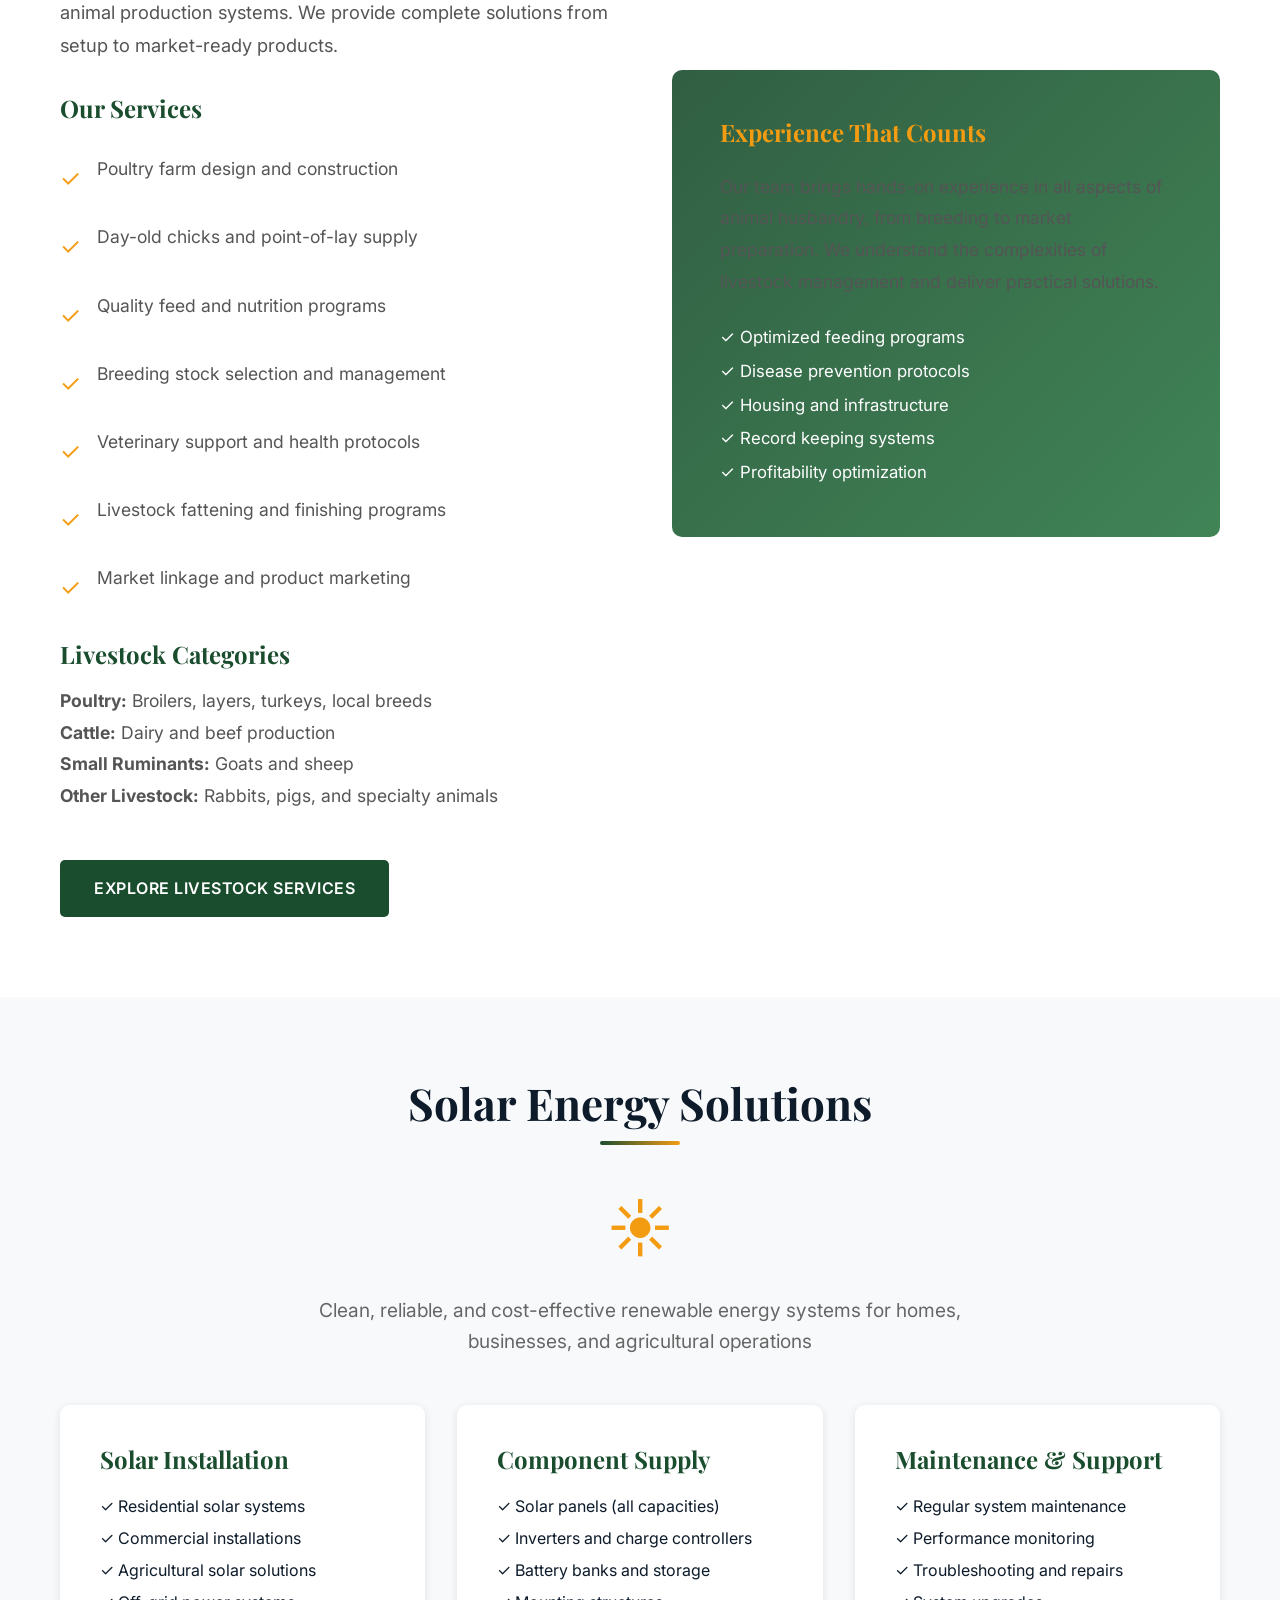
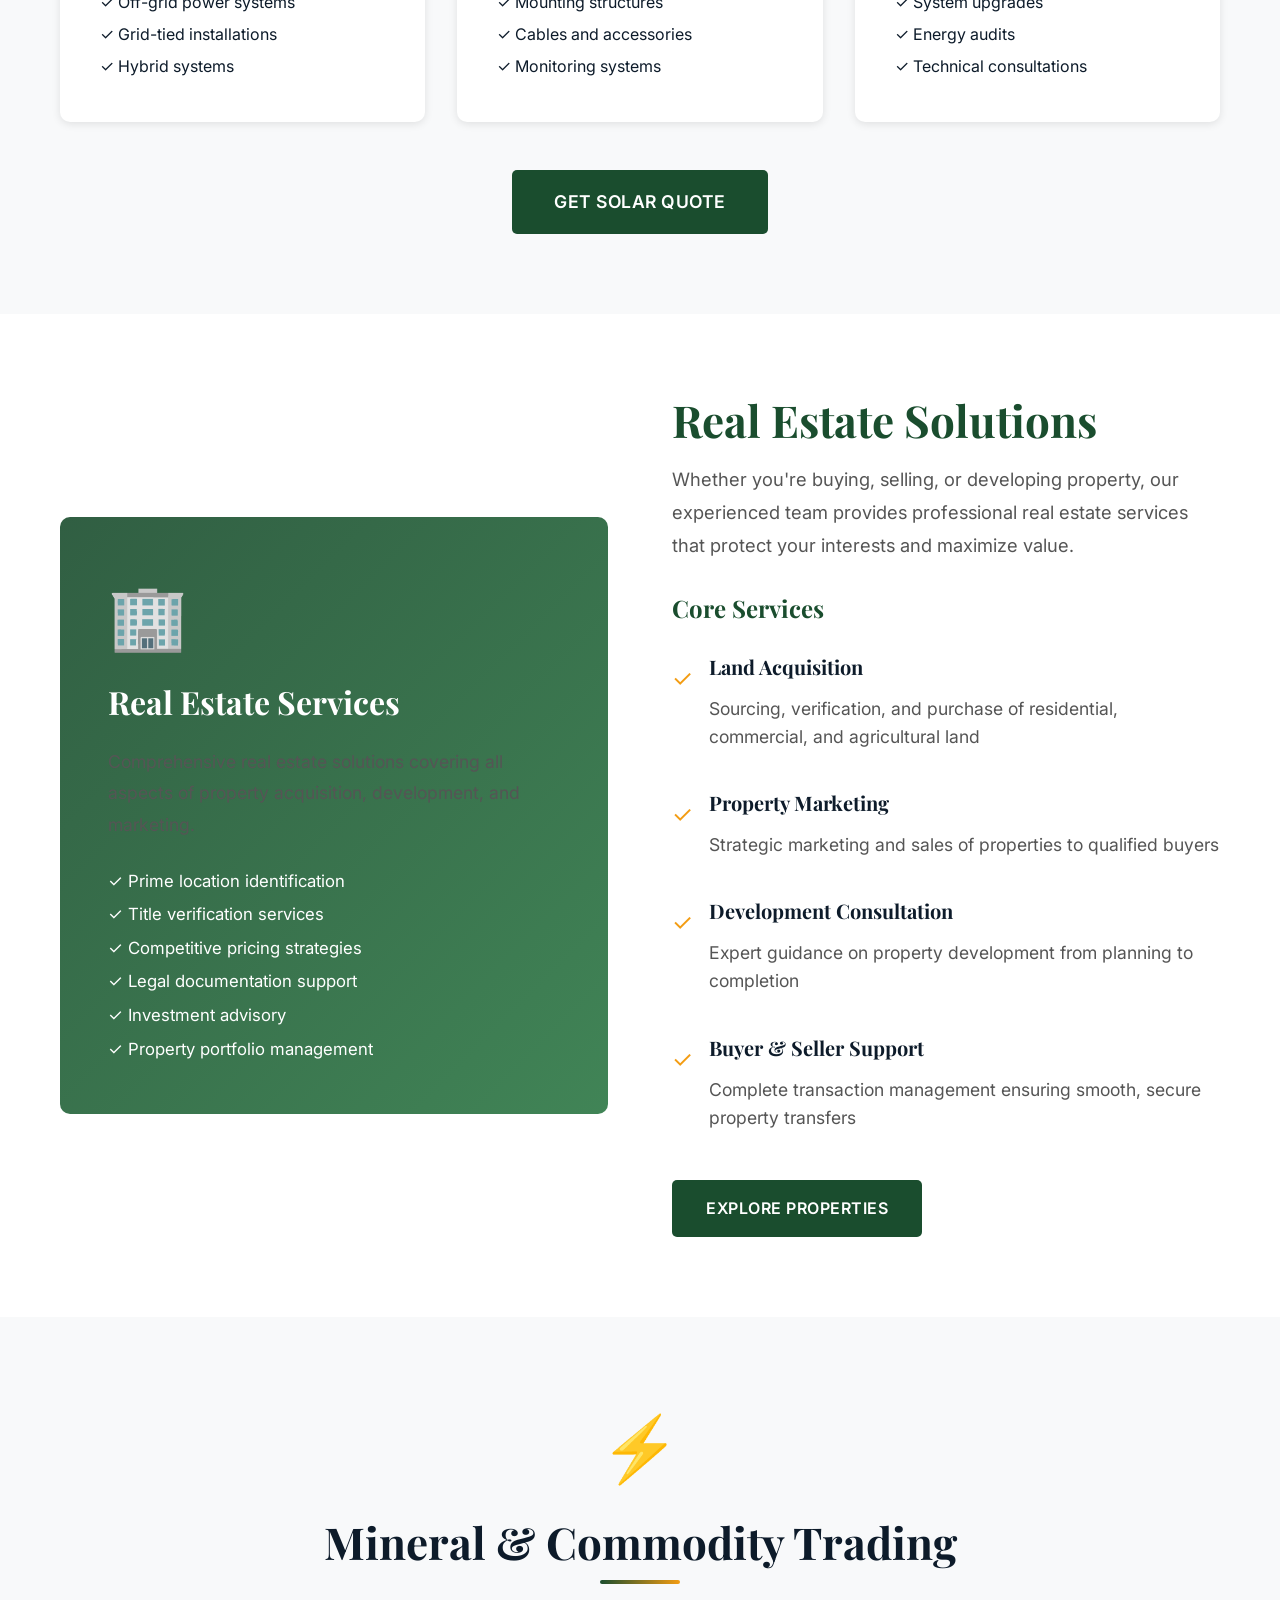
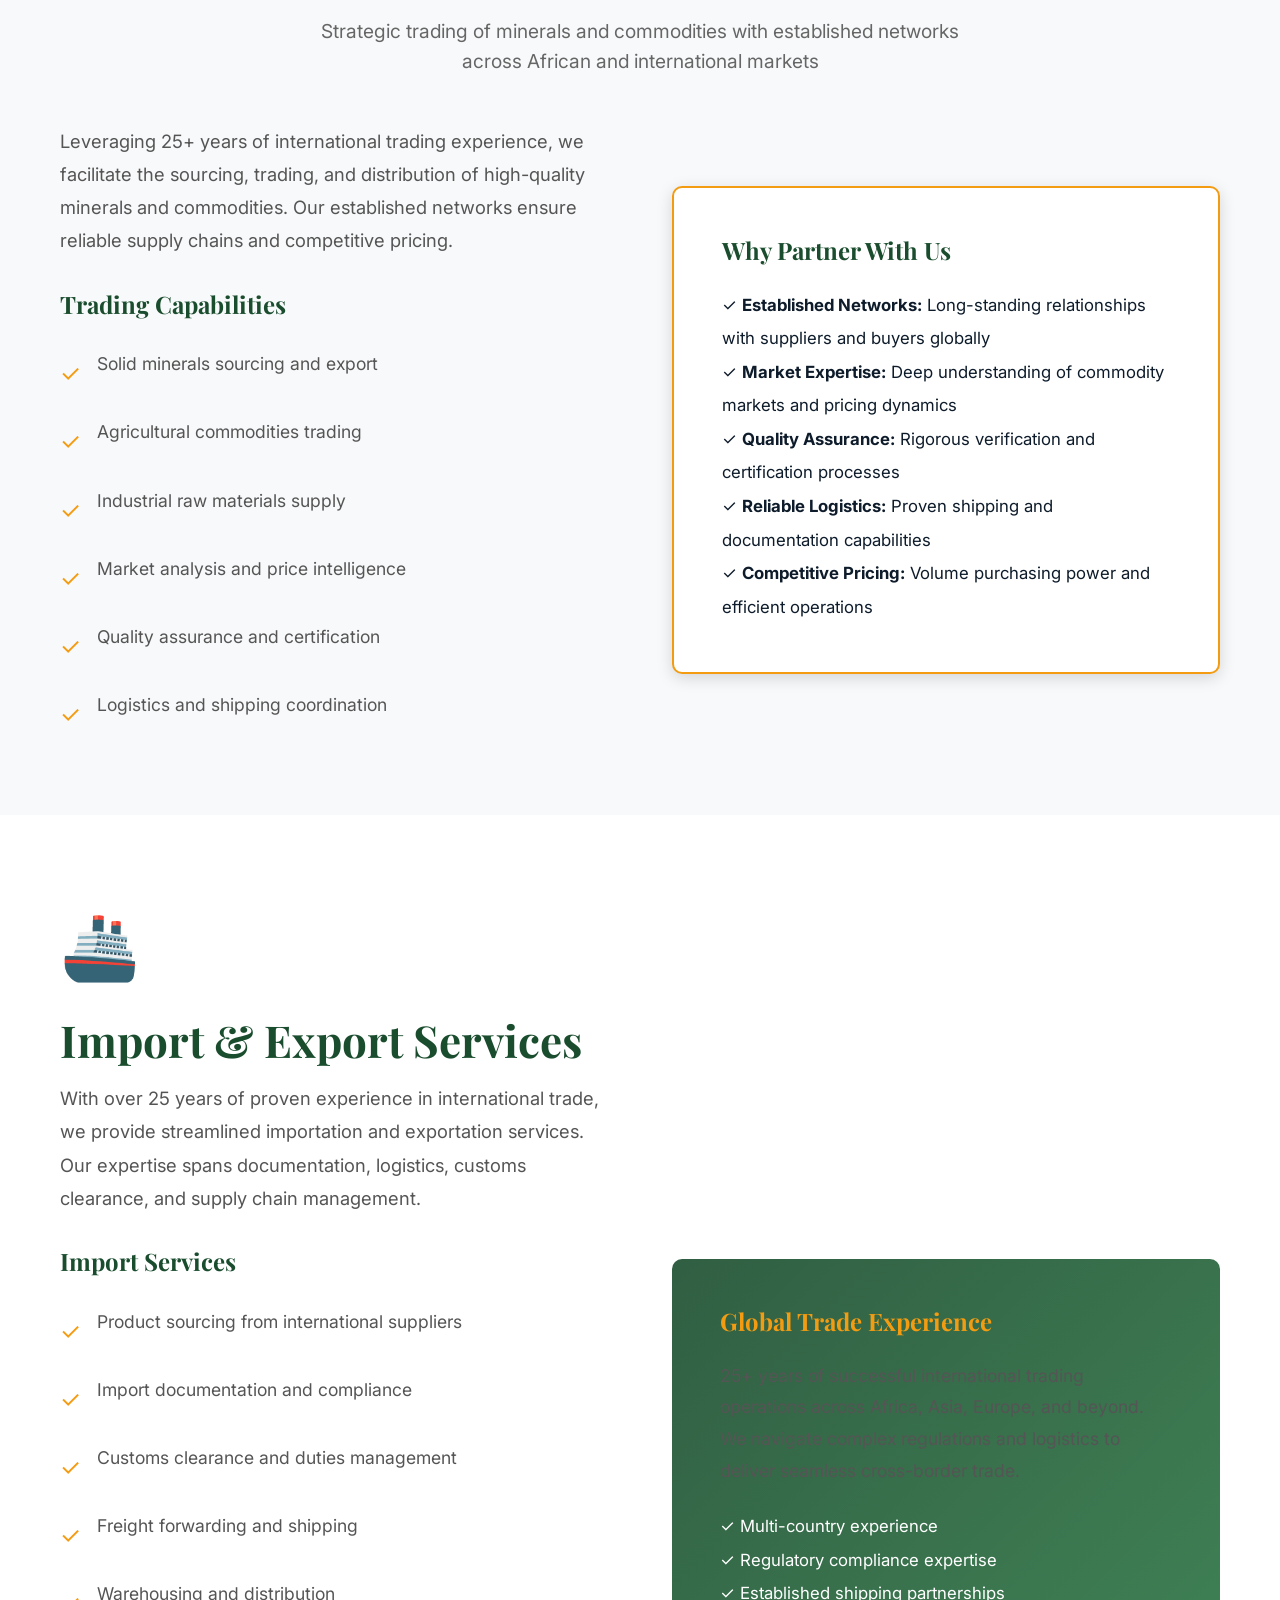
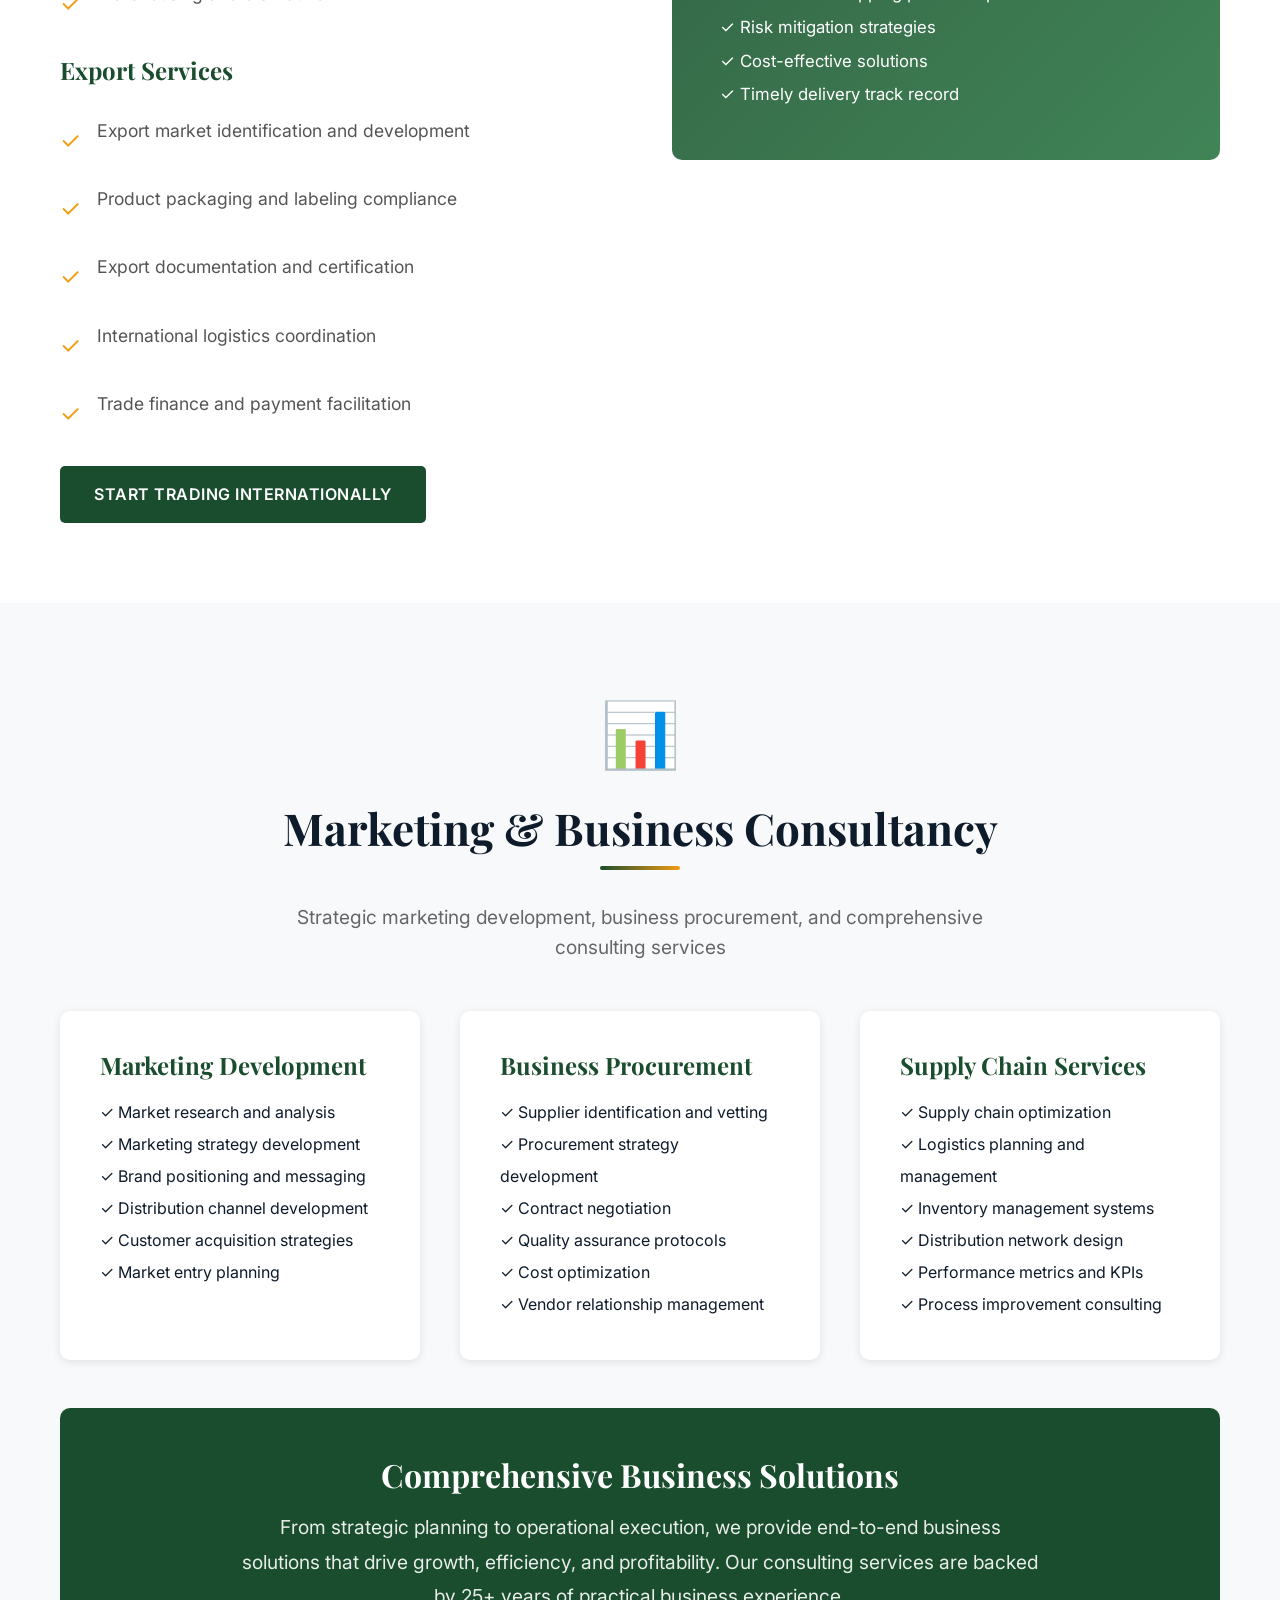
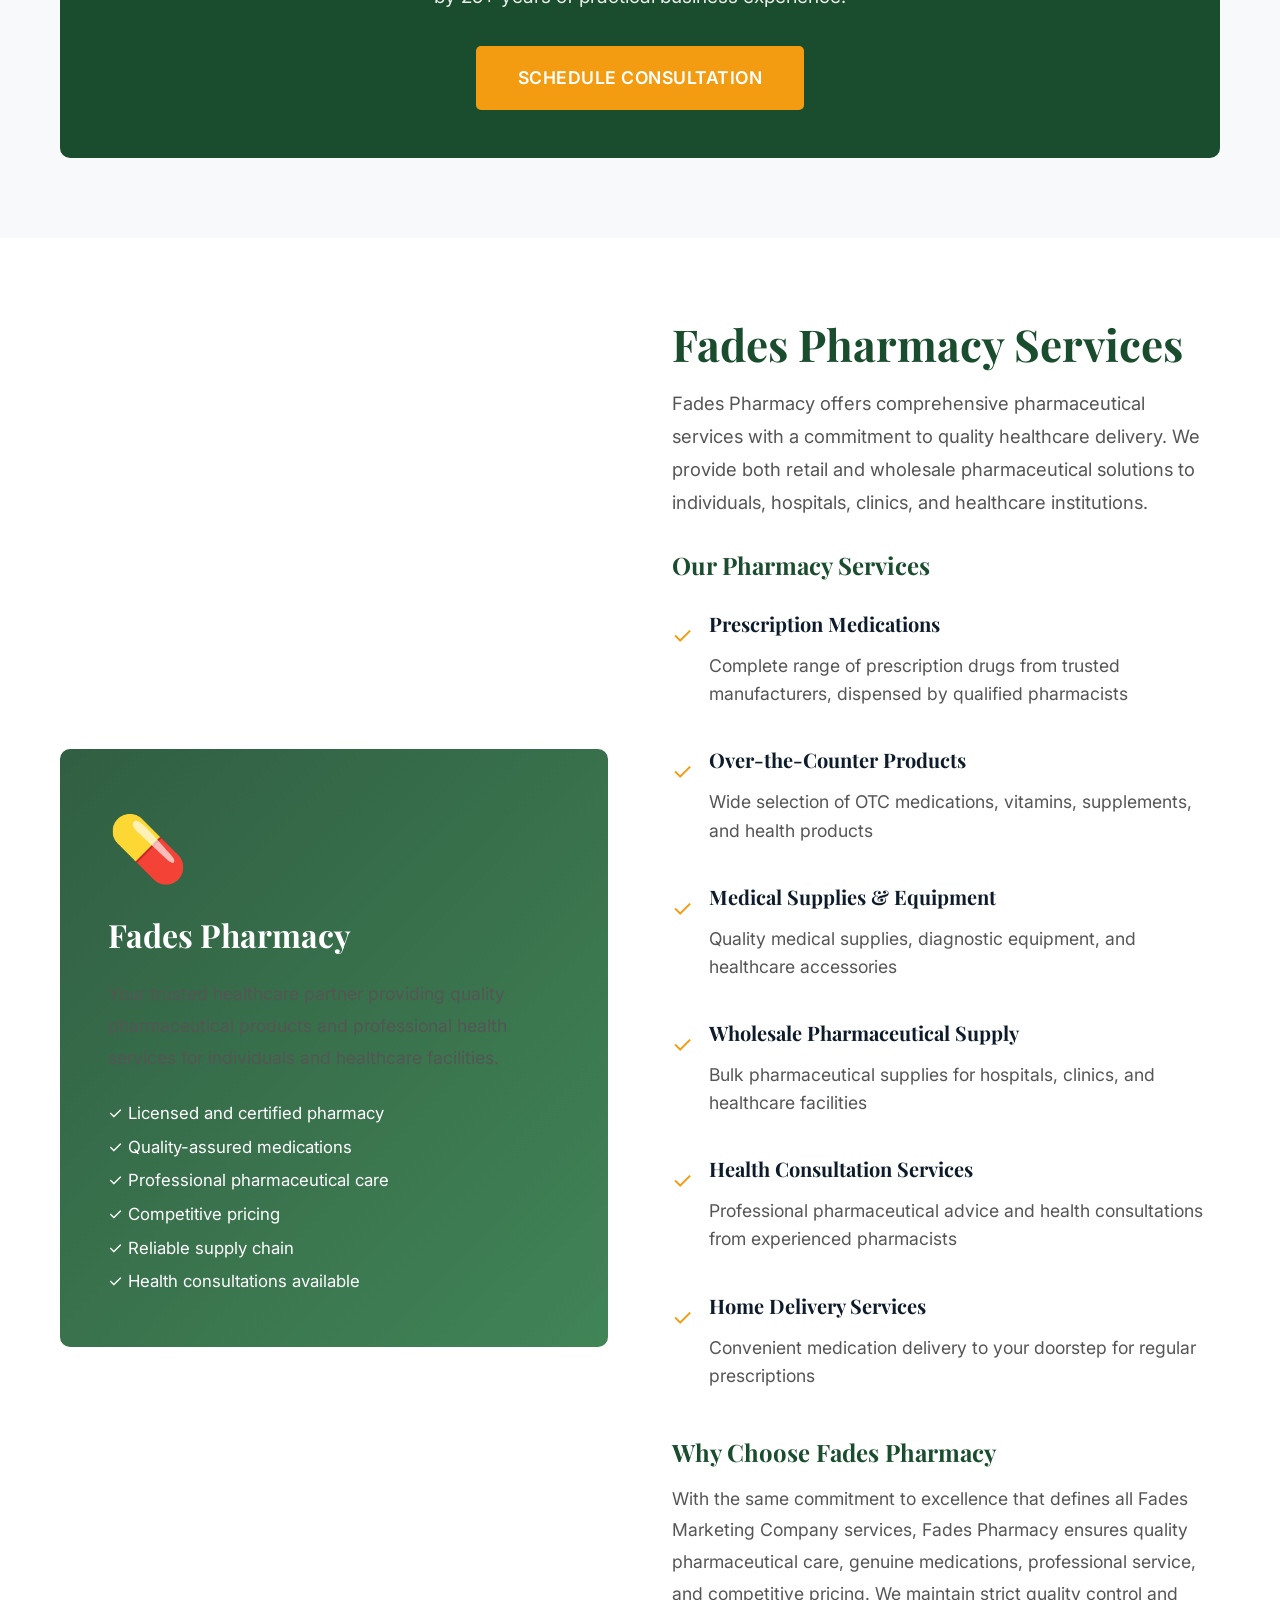
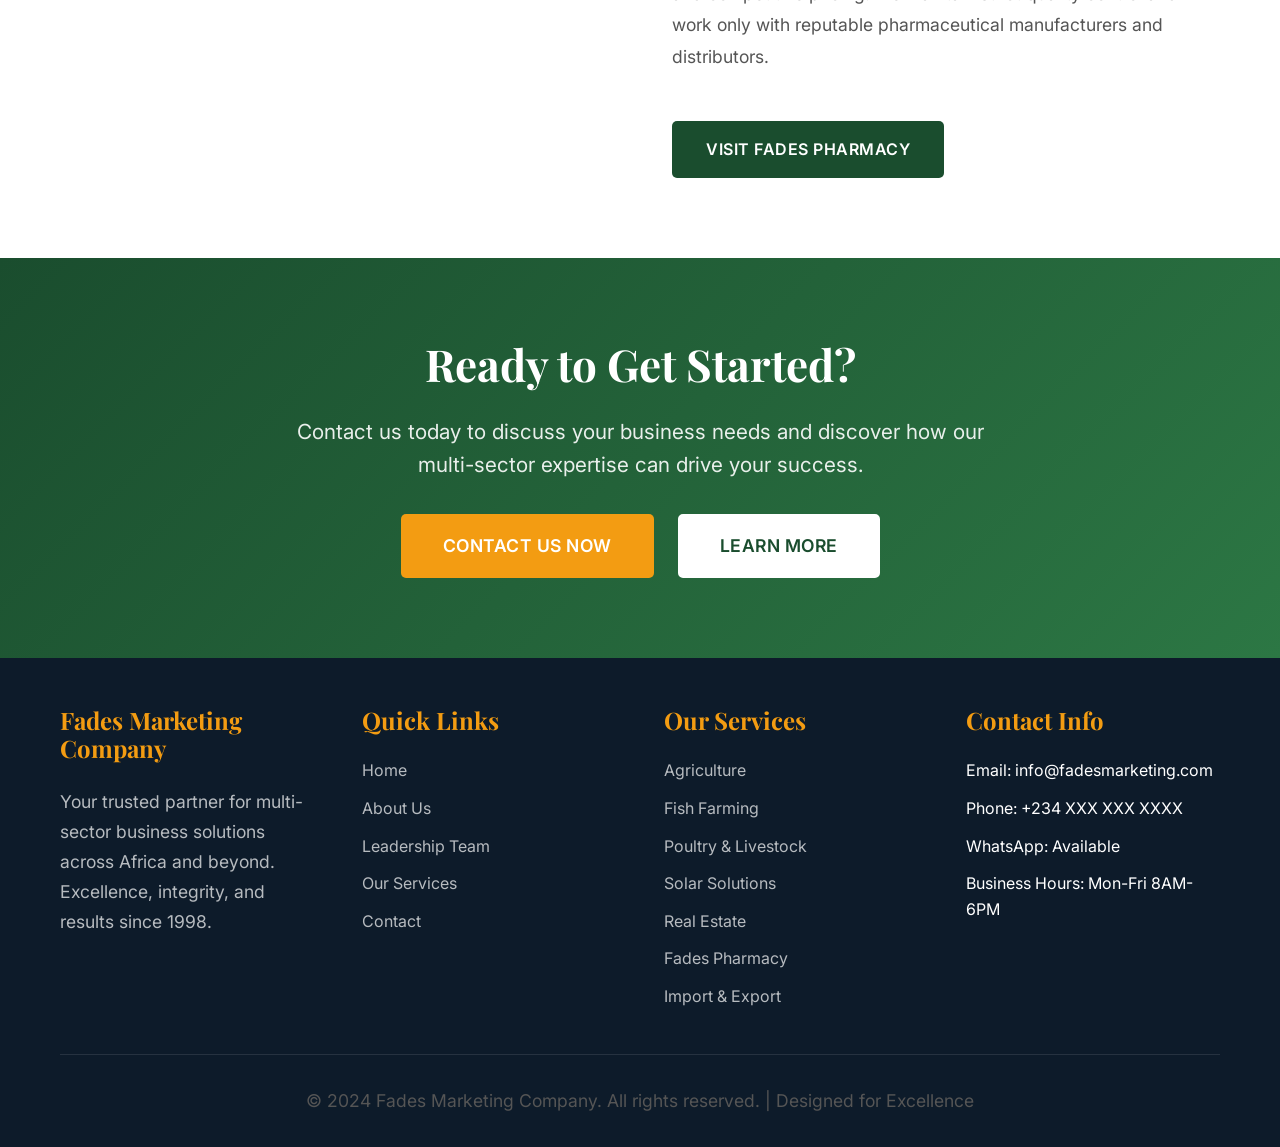
<file: services.html>
<!DOCTYPE html>
<html lang="en">
<head>
  <meta charset="UTF-8">
  <meta name="viewport" content="width=device-width, initial-scale=1.0">
  <meta name="description" content="Comprehensive business solutions from Fades Marketing Company - Agriculture, Fish Farming, Poultry, Solar Solutions, Real Estate, Mineral Trading, Import/Export, and Marketing Services.">
  <meta name="keywords" content="agriculture services, fish farming, poultry, solar installation, real estate, import export, mineral trading, business consulting, Nigeria">

  <title>Our Services - Fades Marketing Company | Multi-Sector Solutions</title>

  <!-- Fonts -->
  <link rel="preconnect" href="https://fonts.googleapis.com">
  <link rel="preconnect" href="https://fonts.gstatic.com" crossorigin>
  <link href="https://fonts.googleapis.com/css2?family=Inter:wght@300;400;500;600;700&family=Playfair+Display:wght@700;800&display=swap" rel="stylesheet">

  <!-- Stylesheet -->
  <link rel="stylesheet" href="css/style.css">
</head>
<body>

  <!-- ===================================
       NAVIGATION
       =================================== -->
  <nav class="navbar">
    <div class="nav-container">
      <div class="logo">
        <div>
          <div class="logo-text">FADES</div>
          <div class="logo-tagline">Marketing Company</div>
        </div>
      </div>

      <ul class="nav-menu">
        <li><a href="index.html" class="nav-link">Home</a></li>
        <li><a href="about.html" class="nav-link">About</a></li>
        <li><a href="leadership.html" class="nav-link">Leadership</a></li>
        <li><a href="services.html" class="nav-link active">Services</a></li>
        <li><a href="contact.html" class="nav-link">Contact</a></li>
        <li><a href="contact.html" class="btn btn-primary" style="padding: 10px 20px;">Get Quote</a></li>
      </ul>

      <div class="mobile-toggle">
        <span></span>
        <span></span>
        <span></span>
      </div>
    </div>
  </nav>

  <!-- ===================================
       PAGE HEADER
       =================================== -->
  <section class="hero" style="padding: 100px 0 60px;">
    <div class="container">
      <div class="hero-text" style="text-align: center; max-width: 900px; margin: 0 auto;">
        <h1 style="color: white;">Our Services</h1>
        <p style="font-size: 1.3rem; color: rgba(255,255,255,0.9);">
          Comprehensive multi-sector solutions backed by 25+ years of expertise
        </p>
      </div>
    </div>
  </section>

  <!-- ===================================
       SERVICE 1: AGRICULTURE
       =================================== -->
  <section class="section" id="agriculture">
    <div class="container">
      <div class="about-content">
        <div class="about-text">
          <div class="service-icon" style="font-size: 4rem; margin-bottom: 1rem;">🌾</div>
          <h2 style="color: var(--primary-color);">Agriculture & Crop Production</h2>
          <p style="font-size: 1.15rem; line-height: 1.8;">
            With hands-on farming experience and deep agricultural knowledge, we provide comprehensive crop production and farm management services. From land preparation to harvest, our team delivers sustainable, profitable agricultural solutions.
          </p>

          <h4 style="color: var(--primary-color); margin-top: 2rem; margin-bottom: 1rem;">What We Offer</h4>
          <div class="value-list">
            <div class="value-item">
              <div class="value-icon">✓</div>
              <div><p>Complete crop production planning and implementation</p></div>
            </div>
            <div class="value-item">
              <div class="value-icon">✓</div>
              <div><p>Farm management and operational oversight</p></div>
            </div>
            <div class="value-item">
              <div class="value-icon">✓</div>
              <div><p>Agricultural inputs supply and procurement</p></div>
            </div>
            <div class="value-item">
              <div class="value-icon">✓</div>
              <div><p>Soil testing and fertility management</p></div>
            </div>
            <div class="value-item">
              <div class="value-icon">✓</div>
              <div><p>Irrigation system design and installation</p></div>
            </div>
            <div class="value-item">
              <div class="value-icon">✓</div>
              <div><p>Harvest planning and post-harvest management</p></div>
            </div>
            <div class="value-item">
              <div class="value-icon">✓</div>
              <div><p>Agricultural consulting and advisory services</p></div>
            </div>
          </div>

          <h4 style="color: var(--primary-color); margin-top: 2rem; margin-bottom: 1rem;">Why Choose Us</h4>
          <p style="line-height: 1.8;">
            Our leadership team has direct, hands-on experience managing agricultural operations across multiple crop types. We understand the challenges farmers face and deliver practical, proven solutions that maximize yields and profitability while ensuring sustainability.
          </p>

          <a href="contact.html" class="btn btn-primary" style="margin-top: 2rem;">Request Agricultural Services</a>
        </div>

        <div style="background: linear-gradient(135deg, rgba(26,77,46,0.9), rgba(44,119,68,0.9)); border-radius: 10px; padding: 3rem; color: white;">
          <h4 style="color: var(--secondary-color); margin-bottom: 1.5rem;">Benefits</h4>
          <ul style="list-style: none; font-size: 1.1rem; line-height: 2;">
            <li>✓ Increased crop yields</li>
            <li>✓ Reduced operational costs</li>
            <li>✓ Sustainable farming practices</li>
            <li>✓ Expert guidance throughout season</li>
            <li>✓ Access to quality inputs</li>
            <li>✓ Market linkage support</li>
            <li>✓ Risk mitigation strategies</li>
          </ul>
        </div>
      </div>
    </div>
  </section>

  <!-- ===================================
       SERVICE 2: FISH FARMING
       =================================== -->
  <section class="section bg-light" id="fish-farming">
    <div class="container">
      <div class="about-content" style="grid-template-columns: 1fr 1fr;">
        <div style="background: linear-gradient(135deg, rgba(26,77,46,0.9), rgba(44,119,68,0.9)); border-radius: 10px; padding: 3rem; color: white;">
          <h4 style="color: var(--secondary-color); margin-bottom: 1.5rem;">Aquaculture Expertise</h4>
          <p style="line-height: 1.8; margin-bottom: 1.5rem;">
            From fingerling production to commercial fish farming, we provide end-to-end aquaculture solutions designed for profitability and sustainability.
          </p>
          <ul style="list-style: none; font-size: 1.05rem; line-height: 2;">
            <li>✓ Catfish farming</li>
            <li>✓ Tilapia production</li>
            <li>✓ Ornamental fish</li>
            <li>✓ Integrated farming systems</li>
            <li>✓ Hatchery operations</li>
          </ul>
        </div>

        <div class="about-text">
          <div class="service-icon" style="font-size: 4rem; margin-bottom: 1rem;">🐟</div>
          <h2 style="color: var(--primary-color);">Fish Farming Solutions</h2>
          <p style="font-size: 1.15rem; line-height: 1.8;">
            Professional aquaculture services covering all aspects of fish farming. Whether you're starting a new operation or expanding existing capacity, our experienced team delivers results.
          </p>

          <h4 style="color: var(--primary-color); margin-top: 2rem; margin-bottom: 1rem;">Comprehensive Services</h4>
          <div class="value-list">
            <div class="value-item">
              <div class="value-icon">✓</div>
              <div><p>Pond design, construction, and management</p></div>
            </div>
            <div class="value-item">
              <div class="value-icon">✓</div>
              <div><p>Quality fingerling and juvenile supply</p></div>
            </div>
            <div class="value-item">
              <div class="value-icon">✓</div>
              <div><p>Premium fish feed procurement</p></div>
            </div>
            <div class="value-item">
              <div class="value-icon">✓</div>
              <div><p>Water quality management and monitoring</p></div>
            </div>
            <div class="value-item">
              <div class="value-icon">✓</div>
              <div><p>Disease prevention and health management</p></div>
            </div>
            <div class="value-item">
              <div class="value-icon">✓</div>
              <div><p>Harvest and marketing support</p></div>
            </div>
          </div>

          <a href="contact.html" class="btn btn-primary" style="margin-top: 2rem;">Start Your Fish Farm</a>
        </div>
      </div>
    </div>
  </section>

  <!-- ===================================
       SERVICE 3: POULTRY & LIVESTOCK
       =================================== -->
  <section class="section" id="poultry">
    <div class="container">
      <div class="about-content">
        <div class="about-text">
          <div class="service-icon" style="font-size: 4rem; margin-bottom: 1rem;">🐔</div>
          <h2 style="color: var(--primary-color);">Poultry & Animal Husbandry</h2>
          <p style="font-size: 1.15rem; line-height: 1.8;">
            Professional livestock management services backed by practical experience across poultry, cattle, goats, and other animal production systems. We provide complete solutions from setup to market-ready products.
          </p>

          <h4 style="color: var(--primary-color); margin-top: 2rem; margin-bottom: 1rem;">Our Services</h4>
          <div class="value-list">
            <div class="value-item">
              <div class="value-icon">✓</div>
              <div><p>Poultry farm design and construction</p></div>
            </div>
            <div class="value-item">
              <div class="value-icon">✓</div>
              <div><p>Day-old chicks and point-of-lay supply</p></div>
            </div>
            <div class="value-item">
              <div class="value-icon">✓</div>
              <div><p>Quality feed and nutrition programs</p></div>
            </div>
            <div class="value-item">
              <div class="value-icon">✓</div>
              <div><p>Breeding stock selection and management</p></div>
            </div>
            <div class="value-item">
              <div class="value-icon">✓</div>
              <div><p>Veterinary support and health protocols</p></div>
            </div>
            <div class="value-item">
              <div class="value-icon">✓</div>
              <div><p>Livestock fattening and finishing programs</p></div>
            </div>
            <div class="value-item">
              <div class="value-icon">✓</div>
              <div><p>Market linkage and product marketing</p></div>
            </div>
          </div>

          <h4 style="color: var(--primary-color); margin-top: 2rem; margin-bottom: 1rem;">Livestock Categories</h4>
          <p style="line-height: 1.8;">
            <strong>Poultry:</strong> Broilers, layers, turkeys, local breeds<br>
            <strong>Cattle:</strong> Dairy and beef production<br>
            <strong>Small Ruminants:</strong> Goats and sheep<br>
            <strong>Other Livestock:</strong> Rabbits, pigs, and specialty animals
          </p>

          <a href="contact.html" class="btn btn-primary" style="margin-top: 2rem;">Explore Livestock Services</a>
        </div>

        <div style="background: linear-gradient(135deg, rgba(26,77,46,0.9), rgba(44,119,68,0.9)); border-radius: 10px; padding: 3rem; color: white;">
          <h4 style="color: var(--secondary-color); margin-bottom: 1.5rem;">Experience That Counts</h4>
          <p style="line-height: 1.8; margin-bottom: 1.5rem;">
            Our team brings hands-on experience in all aspects of animal husbandry, from breeding to market preparation. We understand the complexities of livestock management and deliver practical solutions.
          </p>
          <ul style="list-style: none; font-size: 1.05rem; line-height: 2;">
            <li>✓ Optimized feeding programs</li>
            <li>✓ Disease prevention protocols</li>
            <li>✓ Housing and infrastructure</li>
            <li>✓ Record keeping systems</li>
            <li>✓ Profitability optimization</li>
          </ul>
        </div>
      </div>
    </div>
  </section>

  <!-- ===================================
       SERVICE 4: SOLAR SOLUTIONS
       =================================== -->
  <section class="section bg-light" id="solar">
    <div class="container">
      <div class="section-title">
        <h2>Solar Energy Solutions</h2>
        <div class="service-icon" style="font-size: 4rem; margin: 1rem 0;">☀️</div>
        <p class="section-subtitle">
          Clean, reliable, and cost-effective renewable energy systems for homes, businesses, and agricultural operations
        </p>
      </div>

      <div style="display: grid; grid-template-columns: repeat(auto-fit, minmax(300px, 1fr)); gap: 2rem; margin-top: 3rem;">
        <div style="background: white; padding: 2.5rem; border-radius: 10px; box-shadow: var(--shadow-sm);">
          <h4 style="color: var(--primary-color); margin-bottom: 1rem;">Solar Installation</h4>
          <ul style="list-style: none; line-height: 2;">
            <li>✓ Residential solar systems</li>
            <li>✓ Commercial installations</li>
            <li>✓ Agricultural solar solutions</li>
            <li>✓ Off-grid power systems</li>
            <li>✓ Grid-tied installations</li>
            <li>✓ Hybrid systems</li>
          </ul>
        </div>

        <div style="background: white; padding: 2.5rem; border-radius: 10px; box-shadow: var(--shadow-sm);">
          <h4 style="color: var(--primary-color); margin-bottom: 1rem;">Component Supply</h4>
          <ul style="list-style: none; line-height: 2;">
            <li>✓ Solar panels (all capacities)</li>
            <li>✓ Inverters and charge controllers</li>
            <li>✓ Battery banks and storage</li>
            <li>✓ Mounting structures</li>
            <li>✓ Cables and accessories</li>
            <li>✓ Monitoring systems</li>
          </ul>
        </div>

        <div style="background: white; padding: 2.5rem; border-radius: 10px; box-shadow: var(--shadow-sm);">
          <h4 style="color: var(--primary-color); margin-bottom: 1rem;">Maintenance & Support</h4>
          <ul style="list-style: none; line-height: 2;">
            <li>✓ Regular system maintenance</li>
            <li>✓ Performance monitoring</li>
            <li>✓ Troubleshooting and repairs</li>
            <li>✓ System upgrades</li>
            <li>✓ Energy audits</li>
            <li>✓ Technical consultations</li>
          </ul>
        </div>
      </div>

      <div style="text-align: center; margin-top: 3rem;">
        <a href="contact.html" class="btn btn-primary" style="font-size: 1.1rem; padding: 16px 40px;">Get Solar Quote</a>
      </div>
    </div>
  </section>

  <!-- ===================================
       SERVICE 5: REAL ESTATE
       =================================== -->
  <section class="section" id="real-estate">
    <div class="container">
      <div class="about-content">
        <div style="background: linear-gradient(135deg, rgba(26,77,46,0.9), rgba(44,119,68,0.9)); border-radius: 10px; padding: 3rem; color: white;">
          <div class="service-icon" style="font-size: 4rem; margin-bottom: 1rem; color: var(--secondary-color);">🏢</div>
          <h3 style="color: white; margin-bottom: 1.5rem;">Real Estate Services</h3>
          <p style="line-height: 1.8; margin-bottom: 1.5rem;">
            Comprehensive real estate solutions covering all aspects of property acquisition, development, and marketing.
          </p>
          <ul style="list-style: none; font-size: 1.05rem; line-height: 2;">
            <li>✓ Prime location identification</li>
            <li>✓ Title verification services</li>
            <li>✓ Competitive pricing strategies</li>
            <li>✓ Legal documentation support</li>
            <li>✓ Investment advisory</li>
            <li>✓ Property portfolio management</li>
          </ul>
        </div>

        <div class="about-text">
          <h2 style="color: var(--primary-color);">Real Estate Solutions</h2>
          <p style="font-size: 1.15rem; line-height: 1.8;">
            Whether you're buying, selling, or developing property, our experienced team provides professional real estate services that protect your interests and maximize value.
          </p>

          <h4 style="color: var(--primary-color); margin-top: 2rem; margin-bottom: 1rem;">Core Services</h4>
          <div class="value-list">
            <div class="value-item">
              <div class="value-icon">✓</div>
              <div>
                <h5>Land Acquisition</h5>
                <p>Sourcing, verification, and purchase of residential, commercial, and agricultural land</p>
              </div>
            </div>
            <div class="value-item">
              <div class="value-icon">✓</div>
              <div>
                <h5>Property Marketing</h5>
                <p>Strategic marketing and sales of properties to qualified buyers</p>
              </div>
            </div>
            <div class="value-item">
              <div class="value-icon">✓</div>
              <div>
                <h5>Development Consultation</h5>
                <p>Expert guidance on property development from planning to completion</p>
              </div>
            </div>
            <div class="value-item">
              <div class="value-icon">✓</div>
              <div>
                <h5>Buyer & Seller Support</h5>
                <p>Complete transaction management ensuring smooth, secure property transfers</p>
              </div>
            </div>
          </div>

          <a href="contact.html" class="btn btn-primary" style="margin-top: 2rem;">Explore Properties</a>
        </div>
      </div>
    </div>
  </section>

  <!-- ===================================
       SERVICE 6: MINERAL TRADING
       =================================== -->
  <section class="section bg-light" id="minerals">
    <div class="container">
      <div class="section-title">
        <div class="service-icon" style="font-size: 4rem; margin-bottom: 1rem;">⚡</div>
        <h2>Mineral & Commodity Trading</h2>
        <p class="section-subtitle">
          Strategic trading of minerals and commodities with established networks across African and international markets
        </p>
      </div>

      <div class="about-content" style="margin-top: 3rem;">
        <div class="about-text">
          <p style="font-size: 1.15rem; line-height: 1.8; margin-bottom: 2rem;">
            Leveraging 25+ years of international trading experience, we facilitate the sourcing, trading, and distribution of high-quality minerals and commodities. Our established networks ensure reliable supply chains and competitive pricing.
          </p>

          <h4 style="color: var(--primary-color); margin-bottom: 1rem;">Trading Capabilities</h4>
          <div class="value-list">
            <div class="value-item">
              <div class="value-icon">✓</div>
              <div><p>Solid minerals sourcing and export</p></div>
            </div>
            <div class="value-item">
              <div class="value-icon">✓</div>
              <div><p>Agricultural commodities trading</p></div>
            </div>
            <div class="value-item">
              <div class="value-icon">✓</div>
              <div><p>Industrial raw materials supply</p></div>
            </div>
            <div class="value-item">
              <div class="value-icon">✓</div>
              <div><p>Market analysis and price intelligence</p></div>
            </div>
            <div class="value-item">
              <div class="value-icon">✓</div>
              <div><p>Quality assurance and certification</p></div>
            </div>
            <div class="value-item">
              <div class="value-icon">✓</div>
              <div><p>Logistics and shipping coordination</p></div>
            </div>
          </div>
        </div>

        <div style="background: white; padding: 3rem; border-radius: 10px; box-shadow: var(--shadow-md); border: 2px solid var(--secondary-color);">
          <h4 style="color: var(--primary-color); margin-bottom: 1.5rem;">Why Partner With Us</h4>
          <ul style="list-style: none; line-height: 2; font-size: 1.05rem;">
            <li>✓ <strong>Established Networks:</strong> Long-standing relationships with suppliers and buyers globally</li>
            <li>✓ <strong>Market Expertise:</strong> Deep understanding of commodity markets and pricing dynamics</li>
            <li>✓ <strong>Quality Assurance:</strong> Rigorous verification and certification processes</li>
            <li>✓ <strong>Reliable Logistics:</strong> Proven shipping and documentation capabilities</li>
            <li>✓ <strong>Competitive Pricing:</strong> Volume purchasing power and efficient operations</li>
          </ul>
        </div>
      </div>
    </div>
  </section>

  <!-- ===================================
       SERVICE 7: IMPORT & EXPORT
       =================================== -->
  <section class="section" id="import-export">
    <div class="container">
      <div class="about-content">
        <div class="about-text">
          <div class="service-icon" style="font-size: 4rem; margin-bottom: 1rem;">🚢</div>
          <h2 style="color: var(--primary-color);">Import & Export Services</h2>
          <p style="font-size: 1.15rem; line-height: 1.8;">
            With over 25 years of proven experience in international trade, we provide streamlined importation and exportation services. Our expertise spans documentation, logistics, customs clearance, and supply chain management.
          </p>

          <h4 style="color: var(--primary-color); margin-top: 2rem; margin-bottom: 1rem;">Import Services</h4>
          <div class="value-list">
            <div class="value-item">
              <div class="value-icon">✓</div>
              <div><p>Product sourcing from international suppliers</p></div>
            </div>
            <div class="value-item">
              <div class="value-icon">✓</div>
              <div><p>Import documentation and compliance</p></div>
            </div>
            <div class="value-item">
              <div class="value-icon">✓</div>
              <div><p>Customs clearance and duties management</p></div>
            </div>
            <div class="value-item">
              <div class="value-icon">✓</div>
              <div><p>Freight forwarding and shipping</p></div>
            </div>
            <div class="value-item">
              <div class="value-icon">✓</div>
              <div><p>Warehousing and distribution</p></div>
            </div>
          </div>

          <h4 style="color: var(--primary-color); margin-top: 2rem; margin-bottom: 1rem;">Export Services</h4>
          <div class="value-list">
            <div class="value-item">
              <div class="value-icon">✓</div>
              <div><p>Export market identification and development</p></div>
            </div>
            <div class="value-item">
              <div class="value-icon">✓</div>
              <div><p>Product packaging and labeling compliance</p></div>
            </div>
            <div class="value-item">
              <div class="value-icon">✓</div>
              <div><p>Export documentation and certification</p></div>
            </div>
            <div class="value-item">
              <div class="value-icon">✓</div>
              <div><p>International logistics coordination</p></div>
            </div>
            <div class="value-item">
              <div class="value-icon">✓</div>
              <div><p>Trade finance and payment facilitation</p></div>
            </div>
          </div>

          <a href="contact.html" class="btn btn-primary" style="margin-top: 2rem;">Start Trading Internationally</a>
        </div>

        <div style="background: linear-gradient(135deg, rgba(26,77,46,0.9), rgba(44,119,68,0.9)); border-radius: 10px; padding: 3rem; color: white;">
          <h4 style="color: var(--secondary-color); margin-bottom: 1.5rem;">Global Trade Experience</h4>
          <p style="line-height: 1.8; margin-bottom: 1.5rem;">
            25+ years of successful international trading operations across Africa, Asia, Europe, and beyond. We navigate complex regulations and logistics to deliver seamless cross-border trade.
          </p>
          <ul style="list-style: none; font-size: 1.05rem; line-height: 2;">
            <li>✓ Multi-country experience</li>
            <li>✓ Regulatory compliance expertise</li>
            <li>✓ Established shipping partnerships</li>
            <li>✓ Risk mitigation strategies</li>
            <li>✓ Cost-effective solutions</li>
            <li>✓ Timely delivery track record</li>
          </ul>
        </div>
      </div>
    </div>
  </section>

  <!-- ===================================
       SERVICE 8: MARKETING & CONSULTANCY
       =================================== -->
  <section class="section bg-light" id="marketing">
    <div class="container">
      <div class="section-title">
        <div class="service-icon" style="font-size: 4rem; margin-bottom: 1rem;">📊</div>
        <h2>Marketing & Business Consultancy</h2>
        <p class="section-subtitle">
          Strategic marketing development, business procurement, and comprehensive consulting services
        </p>
      </div>

      <div style="display: grid; grid-template-columns: repeat(auto-fit, minmax(320px, 1fr)); gap: 2.5rem; margin-top: 3rem;">
        <div style="background: white; padding: 2.5rem; border-radius: 10px; box-shadow: var(--shadow-sm);">
          <h4 style="color: var(--primary-color); margin-bottom: 1rem;">Marketing Development</h4>
          <ul style="list-style: none; line-height: 2;">
            <li>✓ Market research and analysis</li>
            <li>✓ Marketing strategy development</li>
            <li>✓ Brand positioning and messaging</li>
            <li>✓ Distribution channel development</li>
            <li>✓ Customer acquisition strategies</li>
            <li>✓ Market entry planning</li>
          </ul>
        </div>

        <div style="background: white; padding: 2.5rem; border-radius: 10px; box-shadow: var(--shadow-sm);">
          <h4 style="color: var(--primary-color); margin-bottom: 1rem;">Business Procurement</h4>
          <ul style="list-style: none; line-height: 2;">
            <li>✓ Supplier identification and vetting</li>
            <li>✓ Procurement strategy development</li>
            <li>✓ Contract negotiation</li>
            <li>✓ Quality assurance protocols</li>
            <li>✓ Cost optimization</li>
            <li>✓ Vendor relationship management</li>
          </ul>
        </div>

        <div style="background: white; padding: 2.5rem; border-radius: 10px; box-shadow: var(--shadow-sm);">
          <h4 style="color: var(--primary-color); margin-bottom: 1rem;">Supply Chain Services</h4>
          <ul style="list-style: none; line-height: 2;">
            <li>✓ Supply chain optimization</li>
            <li>✓ Logistics planning and management</li>
            <li>✓ Inventory management systems</li>
            <li>✓ Distribution network design</li>
            <li>✓ Performance metrics and KPIs</li>
            <li>✓ Process improvement consulting</li>
          </ul>
        </div>
      </div>

      <div style="background: var(--primary-color); color: white; padding: 3rem; border-radius: 10px; margin-top: 3rem; text-align: center;">
        <h3 style="color: white; margin-bottom: 1rem;">Comprehensive Business Solutions</h3>
        <p style="font-size: 1.2rem; line-height: 1.8; color: rgba(255,255,255,0.9); max-width: 800px; margin: 0 auto 2rem;">
          From strategic planning to operational execution, we provide end-to-end business solutions that drive growth, efficiency, and profitability. Our consulting services are backed by 25+ years of practical business experience.
        </p>
        <a href="contact.html" class="btn btn-secondary" style="font-size: 1.1rem; padding: 16px 40px;">Schedule Consultation</a>
      </div>
    </div>
  </section>

  <!-- ===================================
       SERVICE 9: PHARMACY
       =================================== -->
  <section class="section" id="pharmacy">
    <div class="container">
      <div class="about-content">
        <div style="background: linear-gradient(135deg, rgba(26,77,46,0.9), rgba(44,119,68,0.9)); border-radius: 10px; padding: 3rem; color: white;">
          <div class="service-icon" style="font-size: 4rem; margin-bottom: 1rem; color: var(--secondary-color);">💊</div>
          <h3 style="color: white; margin-bottom: 1.5rem;">Fades Pharmacy</h3>
          <p style="line-height: 1.8; margin-bottom: 1.5rem;">
            Your trusted healthcare partner providing quality pharmaceutical products and professional health services for individuals and healthcare facilities.
          </p>
          <ul style="list-style: none; font-size: 1.05rem; line-height: 2;">
            <li>✓ Licensed and certified pharmacy</li>
            <li>✓ Quality-assured medications</li>
            <li>✓ Professional pharmaceutical care</li>
            <li>✓ Competitive pricing</li>
            <li>✓ Reliable supply chain</li>
            <li>✓ Health consultations available</li>
          </ul>
        </div>

        <div class="about-text">
          <h2 style="color: var(--primary-color);">Fades Pharmacy Services</h2>
          <p style="font-size: 1.15rem; line-height: 1.8;">
            Fades Pharmacy offers comprehensive pharmaceutical services with a commitment to quality healthcare delivery. We provide both retail and wholesale pharmaceutical solutions to individuals, hospitals, clinics, and healthcare institutions.
          </p>

          <h4 style="color: var(--primary-color); margin-top: 2rem; margin-bottom: 1rem;">Our Pharmacy Services</h4>
          <div class="value-list">
            <div class="value-item">
              <div class="value-icon">✓</div>
              <div>
                <h5>Prescription Medications</h5>
                <p>Complete range of prescription drugs from trusted manufacturers, dispensed by qualified pharmacists</p>
              </div>
            </div>
            <div class="value-item">
              <div class="value-icon">✓</div>
              <div>
                <h5>Over-the-Counter Products</h5>
                <p>Wide selection of OTC medications, vitamins, supplements, and health products</p>
              </div>
            </div>
            <div class="value-item">
              <div class="value-icon">✓</div>
              <div>
                <h5>Medical Supplies & Equipment</h5>
                <p>Quality medical supplies, diagnostic equipment, and healthcare accessories</p>
              </div>
            </div>
            <div class="value-item">
              <div class="value-icon">✓</div>
              <div>
                <h5>Wholesale Pharmaceutical Supply</h5>
                <p>Bulk pharmaceutical supplies for hospitals, clinics, and healthcare facilities</p>
              </div>
            </div>
            <div class="value-item">
              <div class="value-icon">✓</div>
              <div>
                <h5>Health Consultation Services</h5>
                <p>Professional pharmaceutical advice and health consultations from experienced pharmacists</p>
              </div>
            </div>
            <div class="value-item">
              <div class="value-icon">✓</div>
              <div>
                <h5>Home Delivery Services</h5>
                <p>Convenient medication delivery to your doorstep for regular prescriptions</p>
              </div>
            </div>
          </div>

          <h4 style="color: var(--primary-color); margin-top: 2rem; margin-bottom: 1rem;">Why Choose Fades Pharmacy</h4>
          <p style="line-height: 1.8;">
            With the same commitment to excellence that defines all Fades Marketing Company services, Fades Pharmacy ensures quality pharmaceutical care, genuine medications, professional service, and competitive pricing. We maintain strict quality control and work only with reputable pharmaceutical manufacturers and distributors.
          </p>

          <a href="contact.html" class="btn btn-primary" style="margin-top: 2rem;">Visit Fades Pharmacy</a>
        </div>
      </div>
    </div>
  </section>

  <!-- ===================================
       CALL TO ACTION
       =================================== -->
  <section class="section" style="background: linear-gradient(135deg, var(--primary-color), var(--accent-color)); color: white; text-align: center;">
    <div class="container">
      <h2 style="color: white; margin-bottom: 1.5rem;">Ready to Get Started?</h2>
      <p style="font-size: 1.3rem; color: rgba(255,255,255,0.9); margin-bottom: 2rem; max-width: 700px; margin-left: auto; margin-right: auto;">
        Contact us today to discuss your business needs and discover how our multi-sector expertise can drive your success.
      </p>
      <div style="display: flex; gap: 1.5rem; justify-content: center; flex-wrap: wrap;">
        <a href="contact.html" class="btn btn-secondary" style="font-size: 1.1rem; padding: 16px 40px;">Contact Us Now</a>
        <a href="about.html" class="btn btn-outline" style="font-size: 1.1rem; padding: 16px 40px; background: white; color: var(--primary-color); border-color: white;">Learn More</a>
      </div>
    </div>
  </section>

  <!-- ===================================
       FOOTER
       =================================== -->
  <footer class="footer">
    <div class="container">
      <div class="footer-content">
        <div class="footer-section">
          <h4>Fades Marketing Company</h4>
          <p>
            Your trusted partner for multi-sector business solutions across Africa and beyond. Excellence, integrity, and results since 1998.
          </p>
        </div>

        <div class="footer-section">
          <h4>Quick Links</h4>
          <ul class="footer-links">
            <li><a href="index.html">Home</a></li>
            <li><a href="about.html">About Us</a></li>
            <li><a href="leadership.html">Leadership Team</a></li>
            <li><a href="services.html">Our Services</a></li>
            <li><a href="contact.html">Contact</a></li>
          </ul>
        </div>

        <div class="footer-section">
          <h4>Our Services</h4>
          <ul class="footer-links">
            <li><a href="services.html#agriculture">Agriculture</a></li>
            <li><a href="services.html#fish-farming">Fish Farming</a></li>
            <li><a href="services.html#poultry">Poultry & Livestock</a></li>
            <li><a href="services.html#solar">Solar Solutions</a></li>
            <li><a href="services.html#real-estate">Real Estate</a></li>
            <li><a href="services.html#pharmacy">Fades Pharmacy</a></li>
            <li><a href="services.html#import-export">Import & Export</a></li>
          </ul>
        </div>

        <div class="footer-section">
          <h4>Contact Info</h4>
          <ul class="footer-links">
            <li>Email: info@fadesmarketing.com</li>
            <li>Phone: +234 XXX XXX XXXX</li>
            <li>WhatsApp: Available</li>
            <li>Business Hours: Mon-Fri 8AM-6PM</li>
          </ul>
        </div>
      </div>

      <div class="footer-bottom">
        <p>&copy; 2024 Fades Marketing Company. All rights reserved. | Designed for Excellence</p>
      </div>
    </div>
  </footer>

  <!-- JavaScript -->
  <script src="js/main.js"></script>
</body>
</html>
</file>
<file: css/style.css>
/* ===================================
   FADES MARKETING COMPANY WEBSITE
   Professional Corporate Styling
   =================================== */

:root {
  /* Brand Colors */
  --primary-color: #1a4d2e;      /* Deep forest green - trust, growth */
  --secondary-color: #f39c12;     /* Gold - prosperity, excellence */
  --accent-color: #2c7744;        /* Medium green */
  --dark-color: #0d1b2a;          /* Deep navy */
  --light-color: #f8f9fa;         /* Off-white */
  --white: #ffffff;

  /* Typography */
  --heading-font: 'Playfair Display', serif;
  --body-font: 'Inter', sans-serif;

  /* Spacing */
  --section-padding: 80px 0;
  --container-width: 1200px;

  /* Shadows */
  --shadow-sm: 0 2px 8px rgba(0,0,0,0.1);
  --shadow-md: 0 4px 16px rgba(0,0,0,0.15);
  --shadow-lg: 0 8px 32px rgba(0,0,0,0.2);
}

/* ===================================
   RESET & BASE STYLES
   =================================== */

* {
  margin: 0;
  padding: 0;
  box-sizing: border-box;
}

html {
  scroll-behavior: smooth;
  font-size: 16px;
}

body {
  font-family: var(--body-font);
  color: var(--dark-color);
  line-height: 1.6;
  background-color: var(--white);
}

img {
  max-width: 100%;
  height: auto;
  display: block;
}

a {
  text-decoration: none;
  color: inherit;
  transition: all 0.3s ease;
}

ul {
  list-style: none;
}

/* ===================================
   TYPOGRAPHY
   =================================== */

h1, h2, h3, h4, h5, h6 {
  font-family: var(--heading-font);
  font-weight: 700;
  line-height: 1.2;
  margin-bottom: 1rem;
  color: var(--dark-color);
}

h1 { font-size: 3.5rem; }
h2 { font-size: 2.75rem; }
h3 { font-size: 2rem; }
h4 { font-size: 1.5rem; }
h5 { font-size: 1.25rem; }
h6 { font-size: 1rem; }

p {
  margin-bottom: 1rem;
  font-size: 1.1rem;
  color: #555;
}

.text-primary { color: var(--primary-color); }
.text-secondary { color: var(--secondary-color); }
.text-white { color: var(--white); }

/* ===================================
   LAYOUT & CONTAINERS
   =================================== */

.container {
  max-width: var(--container-width);
  margin: 0 auto;
  padding: 0 20px;
}

.section {
  padding: var(--section-padding);
}

.section-title {
  text-align: center;
  margin-bottom: 3rem;
}

.section-title h2 {
  position: relative;
  display: inline-block;
  padding-bottom: 15px;
}

.section-title h2::after {
  content: '';
  position: absolute;
  bottom: 0;
  left: 50%;
  transform: translateX(-50%);
  width: 80px;
  height: 4px;
  background: linear-gradient(90deg, var(--primary-color), var(--secondary-color));
  border-radius: 2px;
}

.section-subtitle {
  color: #666;
  font-size: 1.2rem;
  margin-top: 1rem;
  max-width: 700px;
  margin-left: auto;
  margin-right: auto;
}

/* ===================================
   BUTTONS
   =================================== */

.btn {
  display: inline-block;
  padding: 14px 32px;
  font-size: 1rem;
  font-weight: 600;
  text-align: center;
  border-radius: 5px;
  cursor: pointer;
  transition: all 0.3s ease;
  border: 2px solid transparent;
  text-transform: uppercase;
  letter-spacing: 0.5px;
}

.btn-primary {
  background-color: var(--primary-color);
  color: var(--white);
}

.btn-primary:hover {
  background-color: var(--accent-color);
  transform: translateY(-2px);
  box-shadow: var(--shadow-md);
}

.btn-secondary {
  background-color: var(--secondary-color);
  color: var(--white);
}

.btn-secondary:hover {
  background-color: #e67e22;
  transform: translateY(-2px);
  box-shadow: var(--shadow-md);
}

.btn-outline {
  background-color: transparent;
  border-color: var(--primary-color);
  color: var(--primary-color);
}

.btn-outline:hover {
  background-color: var(--primary-color);
  color: var(--white);
}

/* ===================================
   NAVIGATION
   =================================== */

.navbar {
  background-color: var(--white);
  box-shadow: var(--shadow-sm);
  position: sticky;
  top: 0;
  z-index: 1000;
  transition: all 0.3s ease;
}

.navbar.scrolled {
  box-shadow: var(--shadow-md);
}

.nav-container {
  display: flex;
  justify-content: space-between;
  align-items: center;
  padding: 1rem 20px;
  max-width: var(--container-width);
  margin: 0 auto;
}

.logo {
  display: flex;
  align-items: center;
  gap: 12px;
}

.logo-text {
  font-family: var(--heading-font);
  font-size: 1.75rem;
  font-weight: 700;
  color: var(--primary-color);
}

.logo-tagline {
  font-size: 0.75rem;
  color: var(--secondary-color);
  font-weight: 500;
  text-transform: uppercase;
  letter-spacing: 1px;
}

.nav-menu {
  display: flex;
  gap: 2rem;
  align-items: center;
}

.nav-link {
  color: var(--dark-color);
  font-weight: 500;
  padding: 0.5rem 0;
  position: relative;
}

.nav-link::after {
  content: '';
  position: absolute;
  bottom: 0;
  left: 0;
  width: 0;
  height: 2px;
  background-color: var(--secondary-color);
  transition: width 0.3s ease;
}

.nav-link:hover::after,
.nav-link.active::after {
  width: 100%;
}

.nav-link:hover {
  color: var(--primary-color);
}

.mobile-toggle {
  display: none;
  flex-direction: column;
  gap: 5px;
  cursor: pointer;
  padding: 5px;
}

.mobile-toggle span {
  width: 28px;
  height: 3px;
  background-color: var(--primary-color);
  border-radius: 2px;
  transition: all 0.3s ease;
}

/* ===================================
   HERO SECTION
   =================================== */

.hero {
  background: linear-gradient(135deg, var(--primary-color) 0%, var(--accent-color) 100%);
  color: var(--white);
  padding: 120px 0 80px;
  position: relative;
  overflow: hidden;
}

.hero::before {
  content: '';
  position: absolute;
  top: 0;
  left: 0;
  right: 0;
  bottom: 0;
  background-image:
    repeating-linear-gradient(45deg, transparent, transparent 10px, rgba(255,255,255,0.03) 10px, rgba(255,255,255,0.03) 20px);
  pointer-events: none;
}

.hero-content {
  display: grid;
  grid-template-columns: 1fr 1fr;
  gap: 4rem;
  align-items: center;
  position: relative;
  z-index: 1;
}

.hero-text h1 {
  color: var(--white);
  font-size: 3.5rem;
  margin-bottom: 1.5rem;
  line-height: 1.1;
}

.hero-text .highlight {
  color: var(--secondary-color);
}

.hero-text p {
  font-size: 1.3rem;
  color: rgba(255,255,255,0.9);
  margin-bottom: 2rem;
  line-height: 1.7;
}

.hero-stats {
  display: grid;
  grid-template-columns: repeat(3, 1fr);
  gap: 2rem;
  margin-top: 3rem;
}

.stat-item {
  text-align: center;
}

.stat-number {
  font-size: 2.5rem;
  font-weight: 700;
  color: var(--secondary-color);
  display: block;
}

.stat-label {
  font-size: 0.95rem;
  color: rgba(255,255,255,0.8);
  text-transform: uppercase;
  letter-spacing: 1px;
}

.hero-buttons {
  display: flex;
  gap: 1.5rem;
  flex-wrap: wrap;
}

/* ===================================
   SERVICES GRID
   =================================== */

.services-grid {
  display: grid;
  grid-template-columns: repeat(auto-fit, minmax(300px, 1fr));
  gap: 2rem;
  margin-top: 3rem;
}

.service-card {
  background: var(--white);
  padding: 2.5rem;
  border-radius: 10px;
  box-shadow: var(--shadow-sm);
  transition: all 0.3s ease;
  border: 1px solid #e0e0e0;
}

.service-card:hover {
  transform: translateY(-8px);
  box-shadow: var(--shadow-lg);
  border-color: var(--secondary-color);
}

.service-icon {
  font-size: 3rem;
  color: var(--secondary-color);
  margin-bottom: 1.5rem;
}

.service-card h3 {
  color: var(--primary-color);
  margin-bottom: 1rem;
}

.service-card p {
  color: #666;
  line-height: 1.7;
}

.service-card .btn {
  margin-top: 1.5rem;
}

/* ===================================
   ABOUT SECTION
   =================================== */

.about-content {
  display: grid;
  grid-template-columns: 1fr 1fr;
  gap: 4rem;
  align-items: center;
}

.about-image {
  border-radius: 10px;
  overflow: hidden;
  box-shadow: var(--shadow-md);
}

.about-text h3 {
  color: var(--primary-color);
  margin-bottom: 1.5rem;
}

.value-list {
  display: grid;
  gap: 1.5rem;
  margin-top: 2rem;
}

.value-item {
  display: flex;
  align-items: start;
  gap: 1rem;
}

.value-icon {
  color: var(--secondary-color);
  font-size: 1.5rem;
  margin-top: 5px;
}

/* ===================================
   TEAM/LEADERSHIP SECTION
   =================================== */

.team-grid {
  display: grid;
  grid-template-columns: repeat(auto-fit, minmax(320px, 1fr));
  gap: 3rem;
  margin-top: 3rem;
}

.team-member {
  background: var(--white);
  border-radius: 10px;
  overflow: hidden;
  box-shadow: var(--shadow-sm);
  transition: all 0.3s ease;
}

.team-member:hover {
  transform: translateY(-5px);
  box-shadow: var(--shadow-lg);
}

.member-image {
  width: 100%;
  height: 350px;
  background: linear-gradient(135deg, var(--primary-color), var(--accent-color));
  display: flex;
  align-items: center;
  justify-content: center;
  font-size: 6rem;
  color: var(--white);
}

.member-info {
  padding: 2rem;
}

.member-name {
  color: var(--primary-color);
  font-size: 1.75rem;
  margin-bottom: 0.5rem;
}

.member-role {
  color: var(--secondary-color);
  font-size: 1.1rem;
  font-weight: 600;
  margin-bottom: 1rem;
}

.member-bio {
  color: #666;
  line-height: 1.7;
  margin-bottom: 1rem;
}

.member-highlights {
  margin-top: 1.5rem;
}

.member-highlights ul {
  list-style: none;
}

.member-highlights li {
  padding: 0.5rem 0;
  padding-left: 1.5rem;
  position: relative;
  color: #555;
}

.member-highlights li::before {
  content: '✓';
  position: absolute;
  left: 0;
  color: var(--secondary-color);
  font-weight: bold;
}

/* ===================================
   CONTACT SECTION
   =================================== */

.contact-container {
  display: grid;
  grid-template-columns: 1fr 1fr;
  gap: 4rem;
}

.contact-info {
  background: var(--primary-color);
  color: var(--white);
  padding: 3rem;
  border-radius: 10px;
}

.contact-info h3 {
  color: var(--white);
  margin-bottom: 2rem;
}

.contact-item {
  display: flex;
  align-items: start;
  gap: 1.5rem;
  margin-bottom: 2rem;
}

.contact-icon {
  font-size: 1.5rem;
  color: var(--secondary-color);
  margin-top: 5px;
}

.contact-details h4 {
  color: var(--secondary-color);
  font-size: 1rem;
  margin-bottom: 0.5rem;
}

.contact-details p {
  color: rgba(255,255,255,0.9);
}

.contact-form {
  background: var(--light-color);
  padding: 3rem;
  border-radius: 10px;
}

.form-group {
  margin-bottom: 1.5rem;
}

.form-group label {
  display: block;
  margin-bottom: 0.5rem;
  font-weight: 600;
  color: var(--dark-color);
}

.form-group input,
.form-group textarea,
.form-group select {
  width: 100%;
  padding: 12px 16px;
  border: 2px solid #ddd;
  border-radius: 5px;
  font-family: var(--body-font);
  font-size: 1rem;
  transition: border-color 0.3s ease;
}

.form-group input:focus,
.form-group textarea:focus,
.form-group select:focus {
  outline: none;
  border-color: var(--primary-color);
}

.form-group textarea {
  resize: vertical;
  min-height: 150px;
}

/* ===================================
   FOOTER
   =================================== */

.footer {
  background-color: var(--dark-color);
  color: var(--white);
  padding: 3rem 0 1rem;
}

.footer-content {
  display: grid;
  grid-template-columns: repeat(auto-fit, minmax(250px, 1fr));
  gap: 3rem;
  margin-bottom: 2rem;
}

.footer-section h4 {
  color: var(--secondary-color);
  margin-bottom: 1.5rem;
}

.footer-section p {
  color: rgba(255,255,255,0.7);
  line-height: 1.7;
}

.footer-links {
  list-style: none;
}

.footer-links li {
  margin-bottom: 0.75rem;
}

.footer-links a {
  color: rgba(255,255,255,0.7);
  transition: color 0.3s ease;
}

.footer-links a:hover {
  color: var(--secondary-color);
}

.footer-bottom {
  text-align: center;
  padding-top: 2rem;
  border-top: 1px solid rgba(255,255,255,0.1);
  color: rgba(255,255,255,0.6);
}

/* ===================================
   RESPONSIVE DESIGN
   =================================== */

@media (max-width: 968px) {
  h1 { font-size: 2.5rem; }
  h2 { font-size: 2rem; }

  .hero-content,
  .about-content,
  .contact-container {
    grid-template-columns: 1fr;
  }

  .hero-stats {
    grid-template-columns: repeat(3, 1fr);
  }

  .nav-menu {
    position: fixed;
    left: -100%;
    top: 70px;
    flex-direction: column;
    background-color: var(--white);
    width: 100%;
    text-align: center;
    transition: left 0.3s ease;
    box-shadow: var(--shadow-md);
    padding: 2rem 0;
  }

  .nav-menu.active {
    left: 0;
  }

  .mobile-toggle {
    display: flex;
  }

  .services-grid {
    grid-template-columns: 1fr;
  }
}

@media (max-width: 600px) {
  h1 { font-size: 2rem; }

  .hero {
    padding: 80px 0 60px;
  }

  .hero-text h1 {
    font-size: 2rem;
  }

  .hero-text p {
    font-size: 1.1rem;
  }

  .hero-stats {
    grid-template-columns: 1fr;
    gap: 1.5rem;
  }

  .section {
    padding: 60px 0;
  }

  .team-grid {
    grid-template-columns: 1fr;
  }
}

/* ===================================
   UTILITY CLASSES
   =================================== */

.text-center { text-align: center; }
.mb-1 { margin-bottom: 1rem; }
.mb-2 { margin-bottom: 2rem; }
.mb-3 { margin-bottom: 3rem; }
.mt-1 { margin-top: 1rem; }
.mt-2 { margin-top: 2rem; }
.mt-3 { margin-top: 3rem; }

.bg-light { background-color: var(--light-color); }
.bg-primary { background-color: var(--primary-color); }
.bg-white { background-color: var(--white); }
</file>
